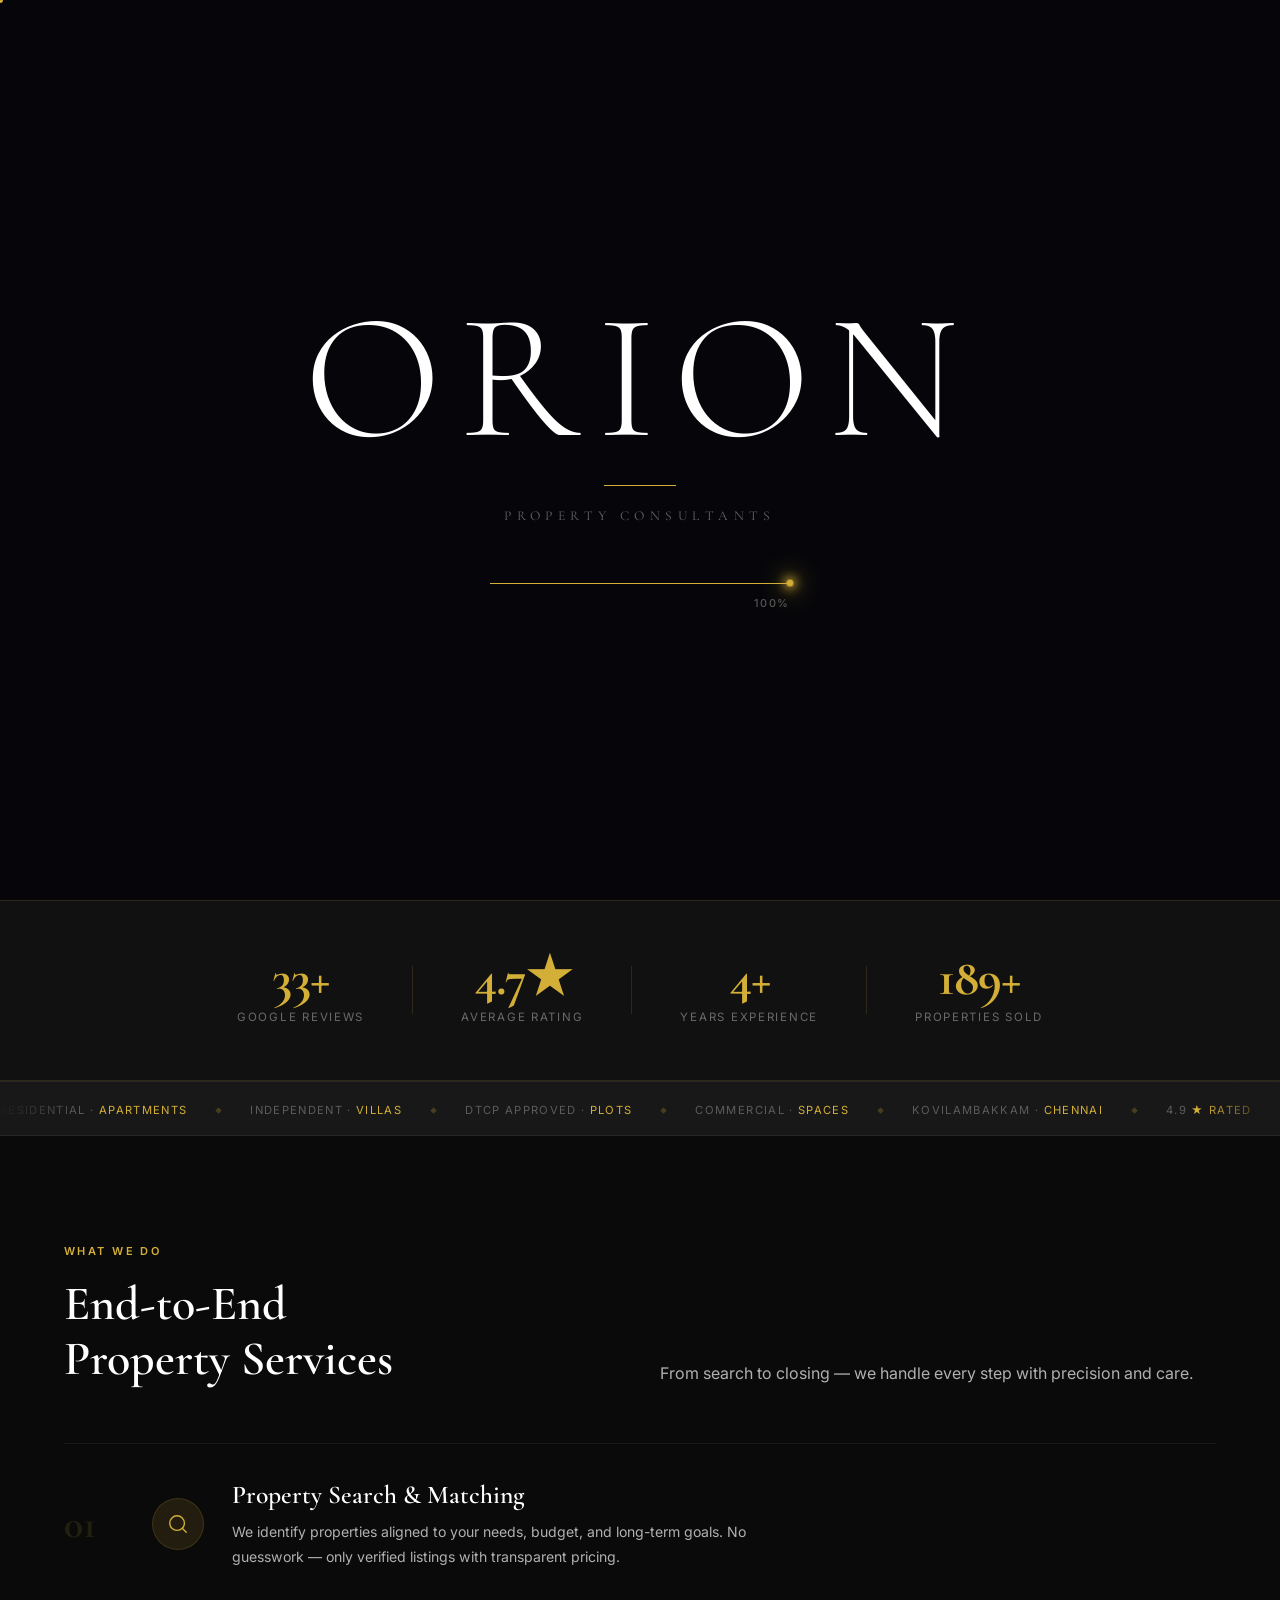
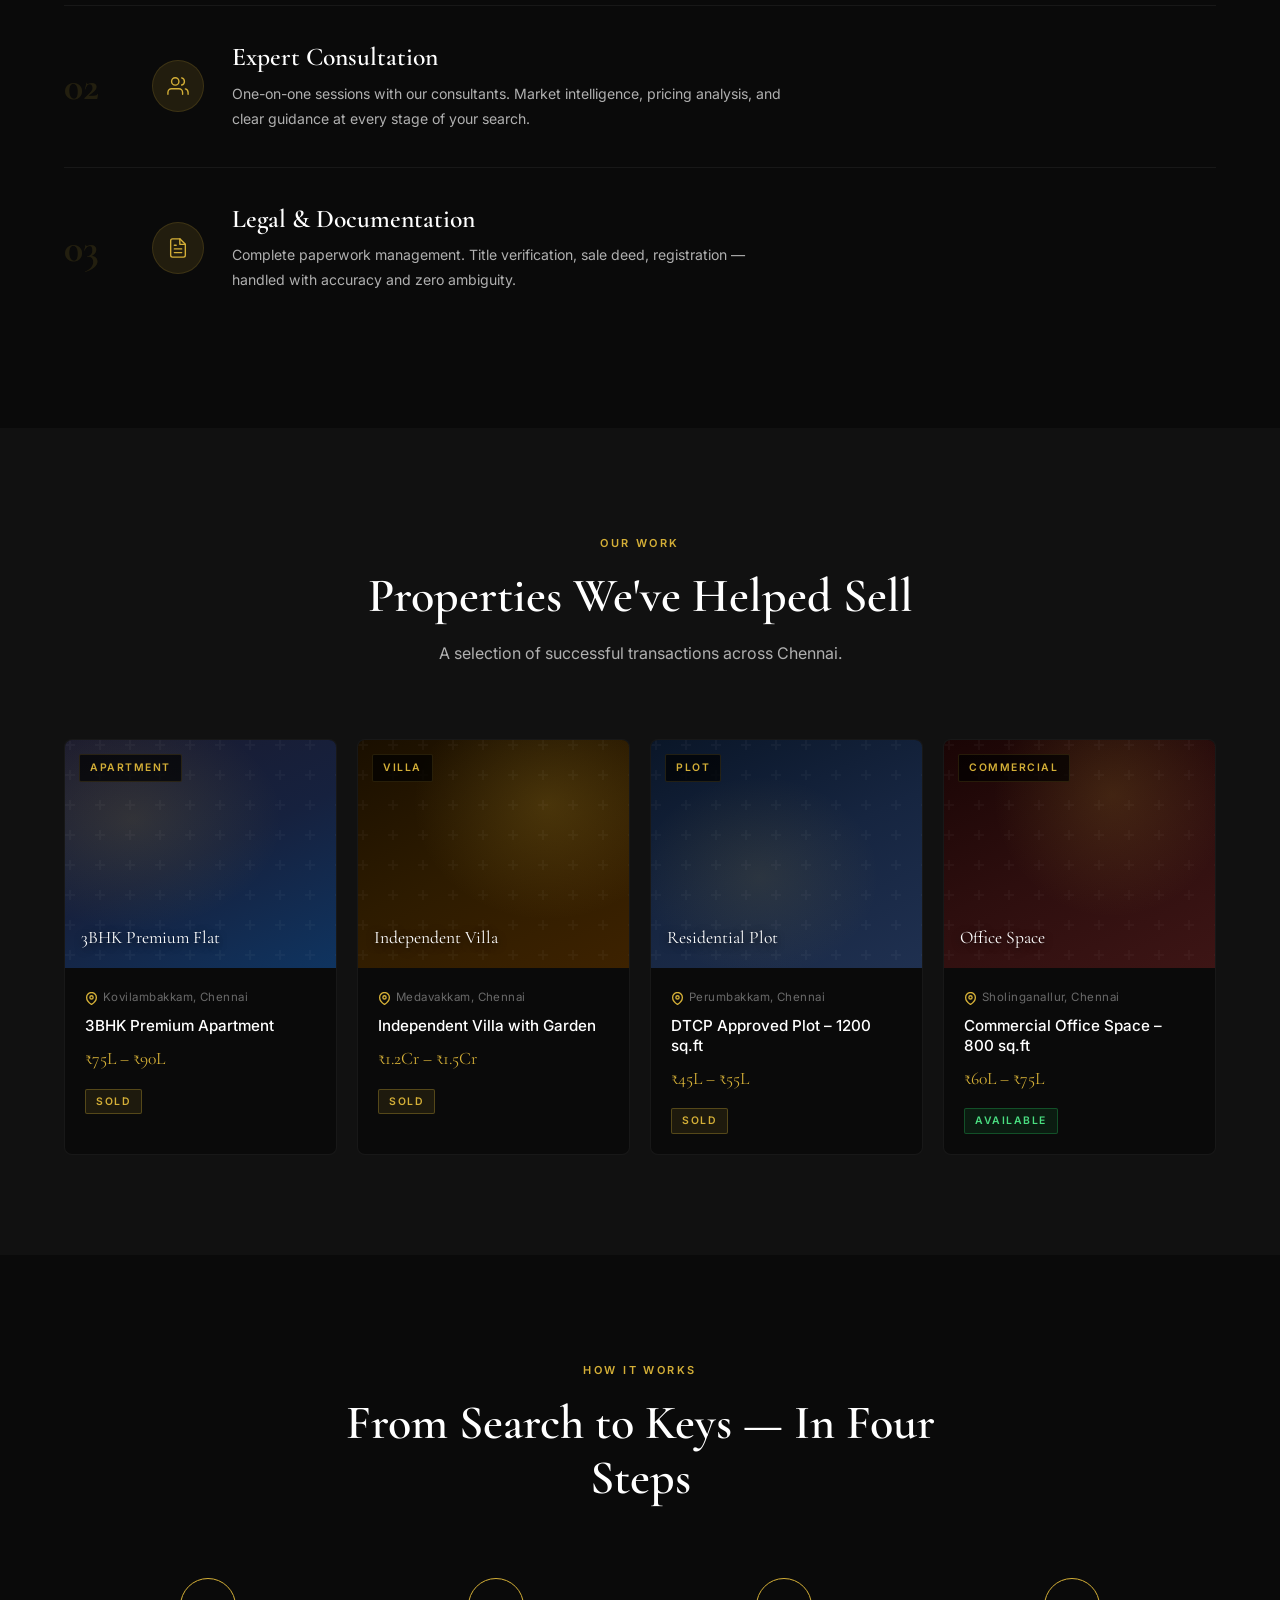
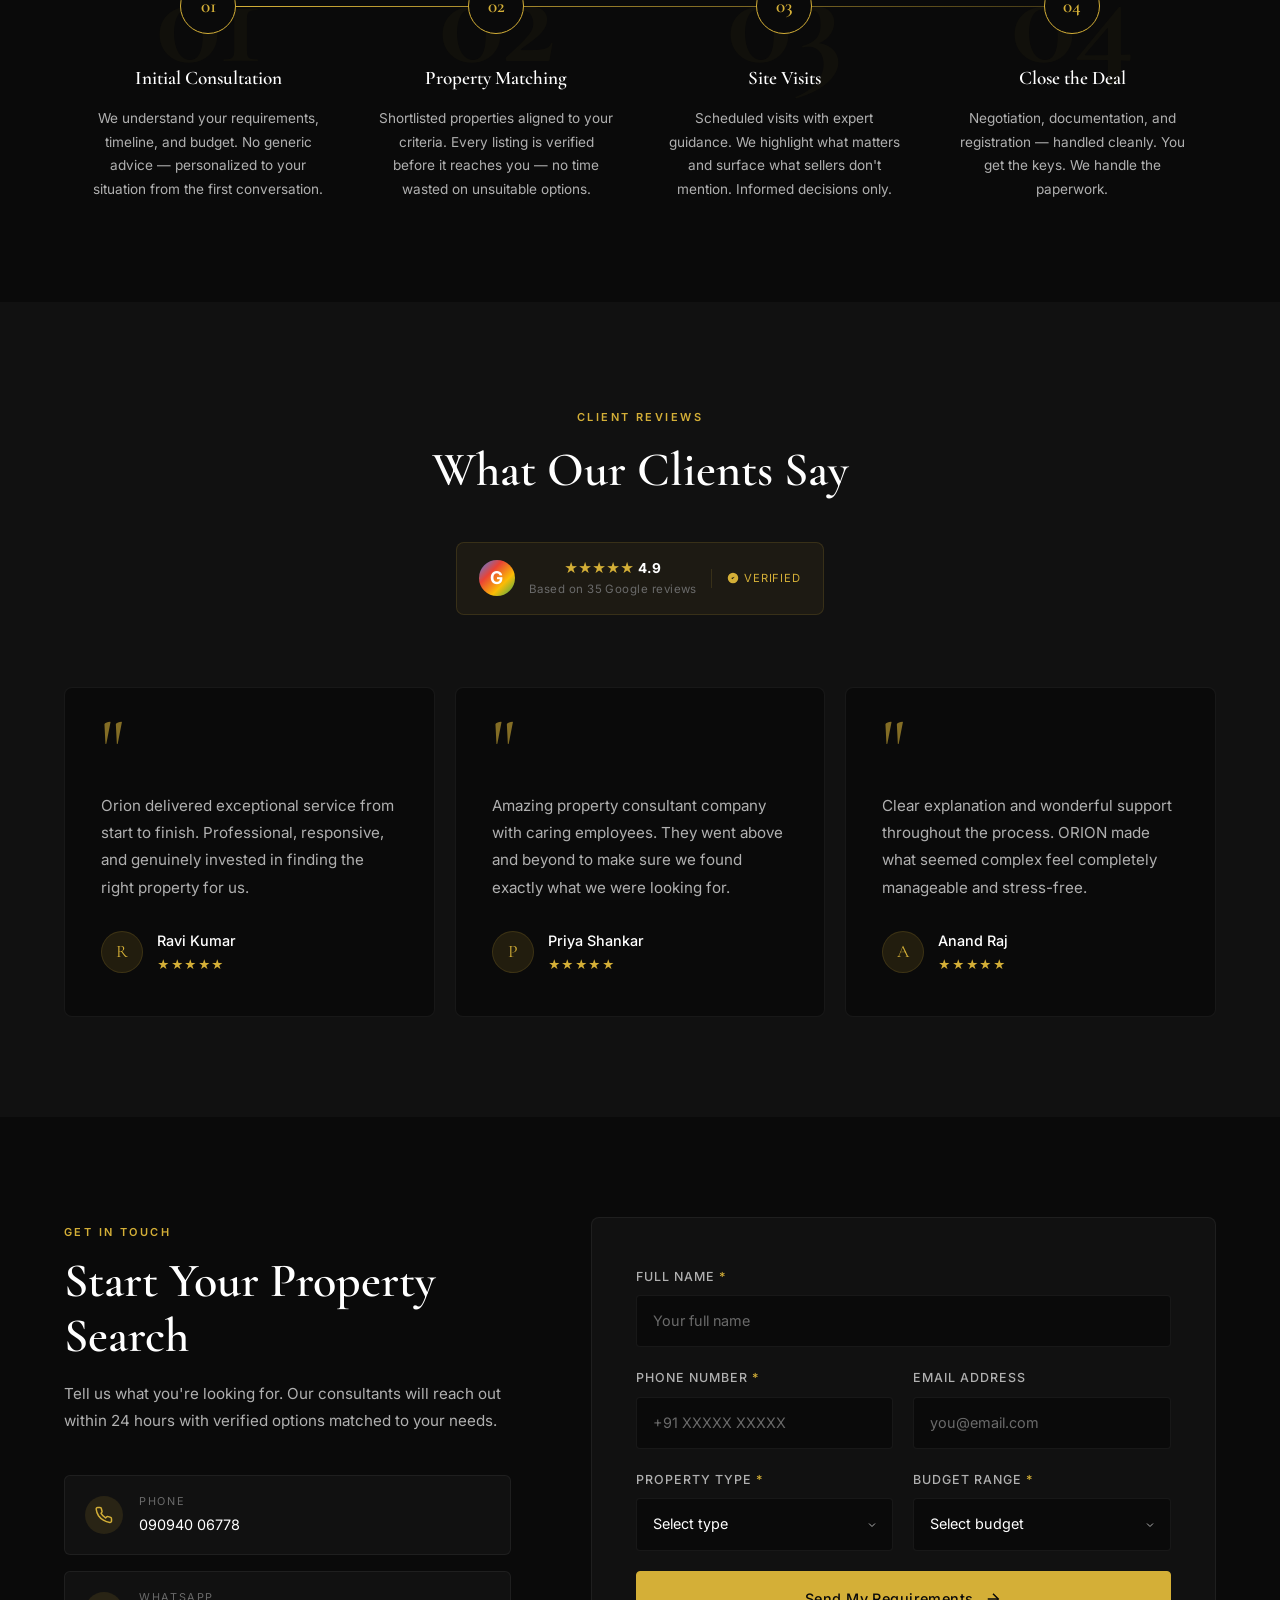
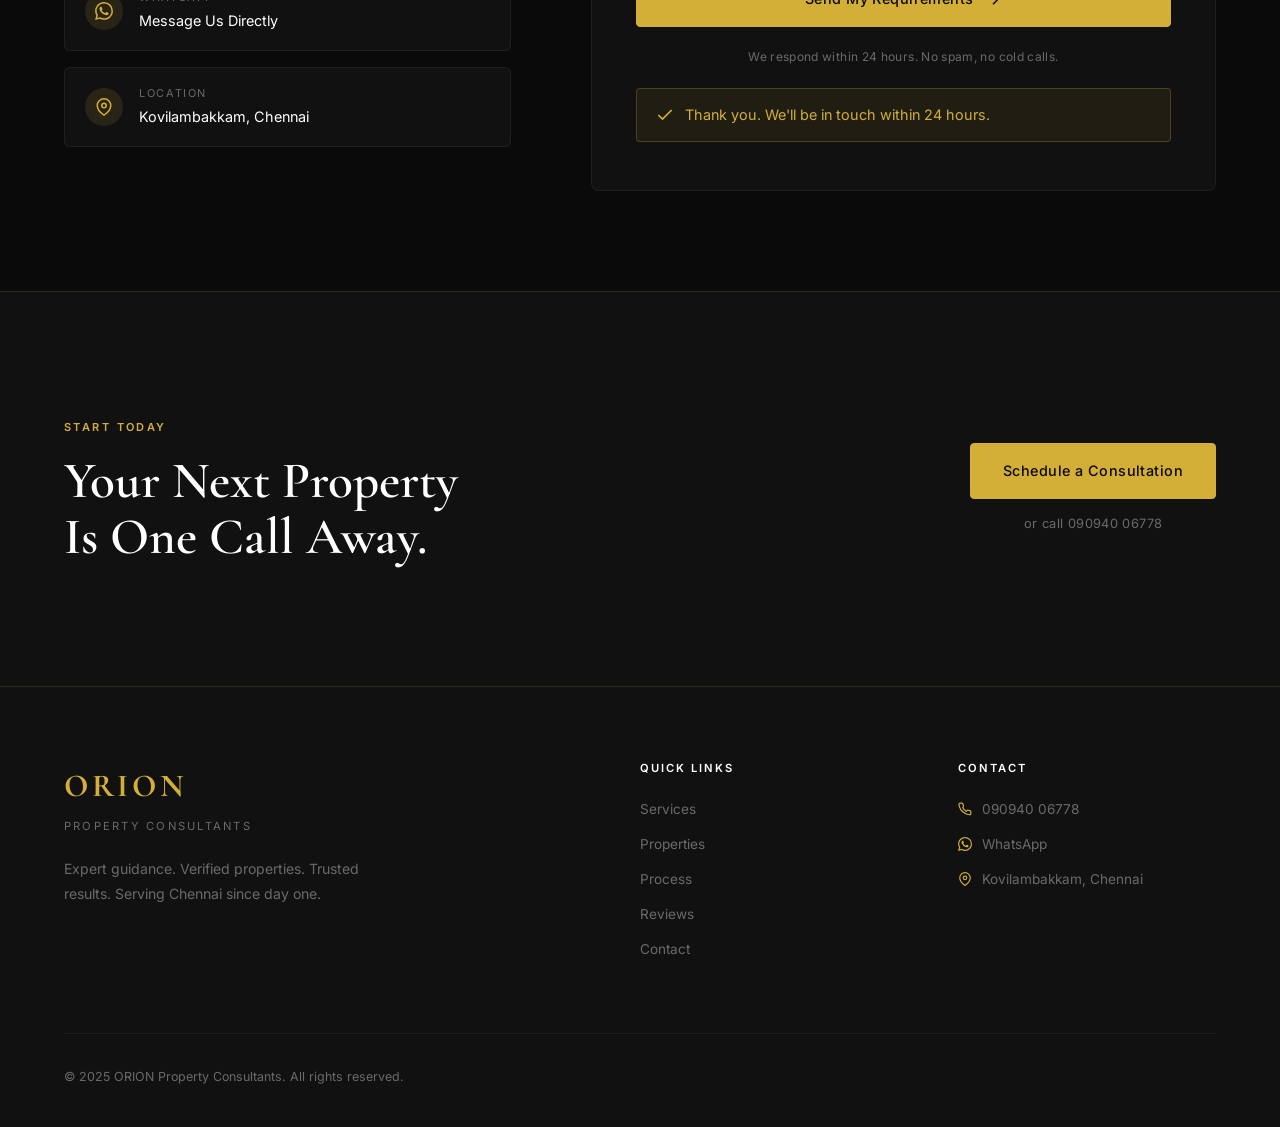
<file: index.html>
<!DOCTYPE html>
<html lang="en">
<head>
  <meta charset="UTF-8">
  <meta name="viewport" content="width=device-width, initial-scale=1.0">
  <meta name="description" content="ORION Property Consultants – Expert real estate guidance in Kovilambakkam, Chennai. Verified properties, trusted results. 4.9★ on Google.">
  <meta name="keywords" content="property consultant Chennai, real estate Kovilambakkam, buy property Chennai, ORION property">
  <meta property="og:title" content="ORION Property Consultants | Kovilambakkam, Chennai">
  <meta property="og:description" content="Expert guidance. Verified properties. Trusted results. 4.9★ · 35+ Google Reviews.">
  <title>ORION Property Consultants | Kovilambakkam, Chennai</title>
  <link rel="stylesheet" href="style.css?v=7">
  <link rel="preconnect" href="https://fonts.googleapis.com">
  <link rel="preconnect" href="https://fonts.gstatic.com" crossorigin>
  <link href="https://fonts.googleapis.com/css2?family=Cormorant+Garamond:ital,wght@0,300;0,400;0,600;0,700;1,300;1,400;1,600&family=Inter:wght@300;400;500;600&display=swap" rel="stylesheet">
</head>
<body>

  <!-- ─── PRELOADER ────────────────────────────────────────── -->
  <div id="preloader" aria-hidden="true">
    <div class="pl-panel pl-left"></div>
    <div class="pl-panel pl-right"></div>
    <div class="pl-content">
      <div class="pl-brand">
        <div class="pl-wordmark" id="plWordmark">ORION</div>
        <div class="pl-accent"></div>
        <div class="pl-tagline">Property Consultants</div>
      </div>
      <div class="pl-bottom">
        <div class="pl-track">
          <div class="pl-bar" id="plBar"></div>
          <div class="pl-dot" id="plDot"></div>
        </div>
        <div class="pl-counter" id="plCounter">0%</div>
      </div>
    </div>
  </div>

  <!-- ─── NAVIGATION ─────────────────────────────────────── -->
  <nav class="nav" id="nav" role="navigation" aria-label="Main navigation">
    <div class="nav-container">
      <a href="#home" class="nav-logo" aria-label="ORION Property Consultants home">
        <span class="logo-text">ORION</span>
        <span class="logo-sub">Property Consultants</span>
      </a>
      <button class="hamburger" id="hamburger" aria-label="Toggle navigation menu" aria-expanded="false" aria-controls="nav-links">
        <span></span>
        <span></span>
        <span></span>
      </button>
      <ul class="nav-links" id="nav-links" role="list">
        <li><a href="index.html" style="color:var(--white)">Home</a></li>
        <li><a href="about.html">About</a></li>
        <li><a href="services.html">Services</a></li>
        <li><a href="#portfolio">Properties</a></li>
        <li><a href="#testimonials">Reviews</a></li>
        <li><a href="contact.html" class="nav-cta">Contact Us</a></li>
      </ul>
    </div>
  </nav>

  <!-- ─── HERO ──────────────────────────────────────────── -->
  <section class="hero" id="home" aria-label="Hero section">
    <div class="hero-bg" aria-hidden="true">
      <div class="hero-dot-grid"></div>
      <div class="hero-gradient-orb orb-1"></div>
      <div class="hero-gradient-orb orb-2"></div>
    </div>

    <div class="hero-layout">
      <!-- Left: editorial text -->
      <div class="hero-left">
        <div class="hero-eyebrow">
          <span class="eyebrow-pulse" aria-hidden="true"></span>
          <span>Kovilambakkam · Chennai</span>
        </div>

        <h1 class="hero-headline" aria-label="Find Your Perfect Property">
          <span class="word" aria-hidden="true">Find</span>
          <span class="word" aria-hidden="true">Your</span>
          <span class="word" aria-hidden="true">Perfect</span>
          <span class="word gold" aria-hidden="true">Property.</span>
        </h1>

        <p class="hero-sub">Expert guidance. Verified properties. Trusted results.</p>

        <div class="hero-cta-group">
          <a href="#contact" class="btn btn-gold">Start Your Property Search</a>
          <a href="https://wa.me/919094006778?text=Hi%20ORION%2C%20I'm%20interested%20in%20finding%20property.%20Can%20you%20help%3F"
             class="btn btn-whatsapp" target="_blank" rel="noopener noreferrer" aria-label="Message ORION on WhatsApp">
            <svg xmlns="http://www.w3.org/2000/svg" width="20" height="20" viewBox="0 0 24 24" fill="currentColor" aria-hidden="true">
              <path d="M17.472 14.382c-.297-.149-1.758-.867-2.03-.967-.273-.099-.471-.148-.67.15-.197.297-.767.966-.94 1.164-.173.199-.347.223-.644.075-.297-.15-1.255-.463-2.39-1.475-.883-.788-1.48-1.761-1.653-2.059-.173-.297-.018-.458.13-.606.134-.133.298-.347.446-.52.149-.174.198-.298.298-.497.099-.198.05-.371-.025-.52-.075-.149-.669-1.612-.916-2.207-.242-.579-.487-.5-.669-.51-.173-.008-.371-.01-.57-.01-.198 0-.52.074-.792.372-.272.297-1.04 1.016-1.04 2.479 0 1.462 1.065 2.875 1.213 3.074.149.198 2.096 3.2 5.077 4.487.709.306 1.262.489 1.694.625.712.227 1.36.195 1.871.118.571-.085 1.758-.719 2.006-1.413.248-.694.248-1.289.173-1.413-.074-.124-.272-.198-.57-.347m-5.421 7.403h-.004a9.87 9.87 0 01-5.031-1.378l-.361-.214-3.741.982.998-3.648-.235-.374a9.86 9.86 0 01-1.51-5.26c.001-5.45 4.436-9.884 9.888-9.884 2.64 0 5.122 1.03 6.988 2.898a9.825 9.825 0 012.893 6.994c-.003 5.45-4.437 9.884-9.885 9.884m8.413-18.297A11.815 11.815 0 0012.05 0C5.495 0 .16 5.335.157 11.892c0 2.096.547 4.142 1.588 5.945L.057 24l6.305-1.654a11.882 11.882 0 005.683 1.448h.005c6.554 0 11.89-5.335 11.893-11.893a11.821 11.821 0 00-3.48-8.413z"/>
            </svg>
            Message on WhatsApp
          </a>
        </div>

        <div class="hero-credibility">
          <span class="hcred-stars" aria-hidden="true">★★★★★</span>
          <p class="hcred-text"><strong>4.9</strong> · 35+ verified Google reviews</p>
        </div>
      </div>

      <!-- Right: floating visual elements -->
      <div class="hero-right" aria-hidden="true">
        <div class="hero-prop-preview">
          <div class="hpp-image prop-2">
            <span class="hpp-badge">Featured</span>
          </div>
          <div class="hpp-data">
            <div class="hpp-row">
              <span class="hpp-type">3BHK · Kovilambakkam</span>
              <span class="hpp-status">Available</span>
            </div>
            <span class="hpp-price">₹75L – ₹90L</span>
          </div>
        </div>

        <div class="hero-float-stat fs-1">
          <span class="hfs-num">200+</span>
          <span class="hfs-label">Properties Sold</span>
        </div>

        <div class="hero-float-stat fs-2">
          <span class="hfs-num">4.9<span class="hfs-star">★</span></span>
          <span class="hfs-label">Google Rating</span>
        </div>
      </div>
    </div>

    <div class="hero-scroll" aria-hidden="true">
      <div class="scroll-line"></div>
      <span>Scroll</span>
    </div>
  </section>

  <!-- ─── TRUST STATS BAR ──────────────────────────────── -->
  <section class="trust-bar" aria-label="Trust statistics">
    <div class="container">
      <div class="trust-stats">
        <div class="stat-item">
          <span class="stat-number">35+</span>
          <span class="stat-label">Google Reviews</span>
        </div>
        <div class="stat-divider" aria-hidden="true"></div>
        <div class="stat-item">
          <span class="stat-number">4.9<span class="stat-star">★</span></span>
          <span class="stat-label">Average Rating</span>
        </div>
        <div class="stat-divider" aria-hidden="true"></div>
        <div class="stat-item">
          <span class="stat-number">5+</span>
          <span class="stat-label">Years Experience</span>
        </div>
        <div class="stat-divider" aria-hidden="true"></div>
        <div class="stat-item">
          <span class="stat-number">200+</span>
          <span class="stat-label">Properties Sold</span>
        </div>
      </div>
    </div>
  </section>

  <!-- ─── MARQUEE TICKER ───────────────────────────────── -->
  <div class="marquee-strip" aria-hidden="true">
    <div class="marquee-track">
      <span class="mt-item">Residential · <span class="mt-gold">Apartments</span></span>
      <span class="mt-sep">◆</span>
      <span class="mt-item">Independent · <span class="mt-gold">Villas</span></span>
      <span class="mt-sep">◆</span>
      <span class="mt-item">DTCP Approved · <span class="mt-gold">Plots</span></span>
      <span class="mt-sep">◆</span>
      <span class="mt-item">Commercial · <span class="mt-gold">Spaces</span></span>
      <span class="mt-sep">◆</span>
      <span class="mt-item">Kovilambakkam · <span class="mt-gold">Chennai</span></span>
      <span class="mt-sep">◆</span>
      <span class="mt-item">4.9 <span class="mt-gold">★ Rated</span></span>
      <span class="mt-sep">◆</span>
      <!-- duplicate for seamless loop -->
      <span class="mt-item">Residential · <span class="mt-gold">Apartments</span></span>
      <span class="mt-sep">◆</span>
      <span class="mt-item">Independent · <span class="mt-gold">Villas</span></span>
      <span class="mt-sep">◆</span>
      <span class="mt-item">DTCP Approved · <span class="mt-gold">Plots</span></span>
      <span class="mt-sep">◆</span>
      <span class="mt-item">Commercial · <span class="mt-gold">Spaces</span></span>
      <span class="mt-sep">◆</span>
      <span class="mt-item">Kovilambakkam · <span class="mt-gold">Chennai</span></span>
      <span class="mt-sep">◆</span>
      <span class="mt-item">4.9 <span class="mt-gold">★ Rated</span></span>
      <span class="mt-sep">◆</span>
    </div>
  </div>

  <!-- ─── SERVICES ─────────────────────────────────────── -->
  <section class="services section" id="services" aria-labelledby="services-heading">
    <div class="container">
      <div class="services-header">
        <div class="svc-hdr-left reveal">
          <span class="section-tag">What We Do</span>
          <h2 class="section-title" id="services-heading">End-to-End<br>Property Services</h2>
        </div>
        <p class="svc-hdr-desc reveal">From search to closing — we handle every step with precision and care.</p>
      </div>

      <ol class="services-list stagger" role="list">
        <li class="svc-row reveal" tabindex="0">
          <span class="svc-num" aria-hidden="true">01</span>
          <div class="svc-icon-wrap" aria-hidden="true">
            <svg xmlns="http://www.w3.org/2000/svg" width="22" height="22" viewBox="0 0 24 24" fill="none" stroke="currentColor" stroke-width="1.5" stroke-linecap="round" stroke-linejoin="round">
              <circle cx="11" cy="11" r="8"></circle>
              <line x1="21" y1="21" x2="16.65" y2="16.65"></line>
            </svg>
          </div>
          <div class="svc-content">
            <h3>Property Search & Matching</h3>
            <p>We identify properties aligned to your needs, budget, and long-term goals. No guesswork — only verified listings with transparent pricing.</p>
          </div>
          <div class="svc-arrow" aria-hidden="true">
            <svg width="20" height="20" viewBox="0 0 24 24" fill="none" stroke="currentColor" stroke-width="1.5" stroke-linecap="round" stroke-linejoin="round">
              <line x1="7" y1="17" x2="17" y2="7"></line>
              <polyline points="7 7 17 7 17 17"></polyline>
            </svg>
          </div>
        </li>

        <li class="svc-row reveal" tabindex="0">
          <span class="svc-num" aria-hidden="true">02</span>
          <div class="svc-icon-wrap" aria-hidden="true">
            <svg xmlns="http://www.w3.org/2000/svg" width="22" height="22" viewBox="0 0 24 24" fill="none" stroke="currentColor" stroke-width="1.5" stroke-linecap="round" stroke-linejoin="round">
              <path d="M17 21v-2a4 4 0 0 0-4-4H5a4 4 0 0 0-4 4v2"></path>
              <circle cx="9" cy="7" r="4"></circle>
              <path d="M23 21v-2a4 4 0 0 0-3-3.87"></path>
              <path d="M16 3.13a4 4 0 0 1 0 7.75"></path>
            </svg>
          </div>
          <div class="svc-content">
            <h3>Expert Consultation</h3>
            <p>One-on-one sessions with our consultants. Market intelligence, pricing analysis, and clear guidance at every stage of your search.</p>
          </div>
          <div class="svc-arrow" aria-hidden="true">
            <svg width="20" height="20" viewBox="0 0 24 24" fill="none" stroke="currentColor" stroke-width="1.5" stroke-linecap="round" stroke-linejoin="round">
              <line x1="7" y1="17" x2="17" y2="7"></line>
              <polyline points="7 7 17 7 17 17"></polyline>
            </svg>
          </div>
        </li>

        <li class="svc-row reveal" tabindex="0">
          <span class="svc-num" aria-hidden="true">03</span>
          <div class="svc-icon-wrap" aria-hidden="true">
            <svg xmlns="http://www.w3.org/2000/svg" width="22" height="22" viewBox="0 0 24 24" fill="none" stroke="currentColor" stroke-width="1.5" stroke-linecap="round" stroke-linejoin="round">
              <path d="M14 2H6a2 2 0 0 0-2 2v16a2 2 0 0 0 2 2h12a2 2 0 0 0 2-2V8z"></path>
              <polyline points="14 2 14 8 20 8"></polyline>
              <line x1="16" y1="13" x2="8" y2="13"></line>
              <line x1="16" y1="17" x2="8" y2="17"></line>
              <polyline points="10 9 9 9 8 9"></polyline>
            </svg>
          </div>
          <div class="svc-content">
            <h3>Legal & Documentation</h3>
            <p>Complete paperwork management. Title verification, sale deed, registration — handled with accuracy and zero ambiguity.</p>
          </div>
          <div class="svc-arrow" aria-hidden="true">
            <svg width="20" height="20" viewBox="0 0 24 24" fill="none" stroke="currentColor" stroke-width="1.5" stroke-linecap="round" stroke-linejoin="round">
              <line x1="7" y1="17" x2="17" y2="7"></line>
              <polyline points="7 7 17 7 17 17"></polyline>
            </svg>
          </div>
        </li>
      </ol>
    </div>
  </section>

  <!-- ─── PORTFOLIO ─────────────────────────────────────── -->
  <section class="portfolio section" id="portfolio" aria-labelledby="portfolio-heading">
    <div class="container">
      <div class="section-header reveal">
        <span class="section-tag">Our Work</span>
        <h2 class="section-title" id="portfolio-heading">Properties We've Helped Sell</h2>
        <p class="section-desc">A selection of successful transactions across Chennai.</p>
      </div>
      <div class="portfolio-grid">
        <article class="property-card reveal" tabindex="0">
          <div class="property-image prop-1" role="img" aria-label="3BHK Premium Apartment">
            <span class="property-type-badge">Apartment</span>
            <div class="prop-label">3BHK Premium Flat</div>
          </div>
          <div class="property-info">
            <div class="property-location">
              <svg width="13" height="13" viewBox="0 0 24 24" fill="none" stroke="#d4af37" stroke-width="2.5" aria-hidden="true">
                <path d="M21 10c0 7-9 13-9 13s-9-6-9-13a9 9 0 0 1 18 0z"></path>
                <circle cx="12" cy="10" r="3"></circle>
              </svg>
              Kovilambakkam, Chennai
            </div>
            <h4>3BHK Premium Apartment</h4>
            <p class="property-price">₹75L – ₹90L</p>
            <span class="property-status status-sold">Sold</span>
          </div>
        </article>
        <article class="property-card reveal" tabindex="0">
          <div class="property-image prop-2" role="img" aria-label="Independent Villa with Garden">
            <span class="property-type-badge">Villa</span>
            <div class="prop-label">Independent Villa</div>
          </div>
          <div class="property-info">
            <div class="property-location">
              <svg width="13" height="13" viewBox="0 0 24 24" fill="none" stroke="#d4af37" stroke-width="2.5" aria-hidden="true">
                <path d="M21 10c0 7-9 13-9 13s-9-6-9-13a9 9 0 0 1 18 0z"></path>
                <circle cx="12" cy="10" r="3"></circle>
              </svg>
              Medavakkam, Chennai
            </div>
            <h4>Independent Villa with Garden</h4>
            <p class="property-price">₹1.2Cr – ₹1.5Cr</p>
            <span class="property-status status-sold">Sold</span>
          </div>
        </article>
        <article class="property-card reveal" tabindex="0">
          <div class="property-image prop-3" role="img" aria-label="DTCP Approved Residential Plot">
            <span class="property-type-badge">Plot</span>
            <div class="prop-label">Residential Plot</div>
          </div>
          <div class="property-info">
            <div class="property-location">
              <svg width="13" height="13" viewBox="0 0 24 24" fill="none" stroke="#d4af37" stroke-width="2.5" aria-hidden="true">
                <path d="M21 10c0 7-9 13-9 13s-9-6-9-13a9 9 0 0 1 18 0z"></path>
                <circle cx="12" cy="10" r="3"></circle>
              </svg>
              Perumbakkam, Chennai
            </div>
            <h4>DTCP Approved Plot – 1200 sq.ft</h4>
            <p class="property-price">₹45L – ₹55L</p>
            <span class="property-status status-sold">Sold</span>
          </div>
        </article>
        <article class="property-card reveal" tabindex="0">
          <div class="property-image prop-4" role="img" aria-label="Commercial Office Space">
            <span class="property-type-badge">Commercial</span>
            <div class="prop-label">Office Space</div>
          </div>
          <div class="property-info">
            <div class="property-location">
              <svg width="13" height="13" viewBox="0 0 24 24" fill="none" stroke="#d4af37" stroke-width="2.5" aria-hidden="true">
                <path d="M21 10c0 7-9 13-9 13s-9-6-9-13a9 9 0 0 1 18 0z"></path>
                <circle cx="12" cy="10" r="3"></circle>
              </svg>
              Sholinganallur, Chennai
            </div>
            <h4>Commercial Office Space – 800 sq.ft</h4>
            <p class="property-price">₹60L – ₹75L</p>
            <span class="property-status status-available">Available</span>
          </div>
        </article>
      </div>
    </div>
  </section>

  <!-- ─── PROCESS ──────────────────────────────────────── -->
  <section class="process section" id="process" aria-labelledby="process-heading">
    <div class="container">
      <div class="section-header reveal">
        <span class="section-tag">How It Works</span>
        <h2 class="section-title" id="process-heading">From Search to Keys — In Four Steps</h2>
      </div>
      <ol class="process-timeline" role="list">
        <li class="process-step reveal" data-step="01">
          <div class="step-marker" aria-hidden="true">
            <span class="step-number">01</span>
          </div>
          <div class="step-content">
            <h3>Initial Consultation</h3>
            <p>We understand your requirements, timeline, and budget. No generic advice — personalized to your situation from the first conversation.</p>
          </div>
        </li>
        <li class="process-step reveal" data-step="02">
          <div class="step-marker" aria-hidden="true">
            <span class="step-number">02</span>
          </div>
          <div class="step-content">
            <h3>Property Matching</h3>
            <p>Shortlisted properties aligned to your criteria. Every listing is verified before it reaches you — no time wasted on unsuitable options.</p>
          </div>
        </li>
        <li class="process-step reveal" data-step="03">
          <div class="step-marker" aria-hidden="true">
            <span class="step-number">03</span>
          </div>
          <div class="step-content">
            <h3>Site Visits</h3>
            <p>Scheduled visits with expert guidance. We highlight what matters and surface what sellers don't mention. Informed decisions only.</p>
          </div>
        </li>
        <li class="process-step reveal" data-step="04">
          <div class="step-marker" aria-hidden="true">
            <span class="step-number">04</span>
          </div>
          <div class="step-content">
            <h3>Close the Deal</h3>
            <p>Negotiation, documentation, and registration — handled cleanly. You get the keys. We handle the paperwork.</p>
          </div>
        </li>
      </ol>
    </div>
  </section>

  <!-- ─── TESTIMONIALS ─────────────────────────────────── -->
  <section class="testimonials section" id="testimonials" aria-labelledby="testimonials-heading">
    <div class="container">
      <div class="section-header reveal">
        <span class="section-tag">Client Reviews</span>
        <h2 class="section-title" id="testimonials-heading">What Our Clients Say</h2>
        <div class="google-badge reveal" role="img" aria-label="Google verified: 4.9 stars based on 35 reviews">
          <div class="google-g" aria-hidden="true">G</div>
          <div class="badge-info">
            <div class="badge-stars" aria-hidden="true">★★★★★ <strong>4.9</strong></div>
            <div class="badge-count">Based on 35 Google reviews</div>
          </div>
          <div class="badge-verified" aria-hidden="true">
            <svg width="14" height="14" viewBox="0 0 24 24" fill="#d4af37" aria-hidden="true">
              <path d="M9 12l2 2 4-4m6 2a9 9 0 11-18 0 9 9 0 0118 0z"/>
            </svg>
            Verified
          </div>
        </div>
      </div>
      <div class="testimonials-grid">
        <blockquote class="testimonial-card reveal">
          <div class="quote-icon" aria-hidden="true">"</div>
          <p>Orion delivered exceptional service from start to finish. Professional, responsive, and genuinely invested in finding the right property for us.</p>
          <footer class="testimonial-footer">
            <div class="client-avatar" aria-hidden="true">R</div>
            <div class="client-info">
              <cite class="client-name">Ravi Kumar</cite>
              <span class="client-stars" aria-label="5 stars">★★★★★</span>
            </div>
          </footer>
        </blockquote>
        <blockquote class="testimonial-card reveal">
          <div class="quote-icon" aria-hidden="true">"</div>
          <p>Amazing property consultant company with caring employees. They went above and beyond to make sure we found exactly what we were looking for.</p>
          <footer class="testimonial-footer">
            <div class="client-avatar" aria-hidden="true">P</div>
            <div class="client-info">
              <cite class="client-name">Priya Shankar</cite>
              <span class="client-stars" aria-label="5 stars">★★★★★</span>
            </div>
          </footer>
        </blockquote>
        <blockquote class="testimonial-card reveal">
          <div class="quote-icon" aria-hidden="true">"</div>
          <p>Clear explanation and wonderful support throughout the process. ORION made what seemed complex feel completely manageable and stress-free.</p>
          <footer class="testimonial-footer">
            <div class="client-avatar" aria-hidden="true">A</div>
            <div class="client-info">
              <cite class="client-name">Anand Raj</cite>
              <span class="client-stars" aria-label="5 stars">★★★★★</span>
            </div>
          </footer>
        </blockquote>
      </div>
    </div>
  </section>

  <!-- ─── CONTACT / LEAD FORM ───────────────────────────── -->
  <section class="contact section" id="contact" aria-labelledby="contact-heading">
    <div class="container">
      <div class="contact-wrapper">
        <div class="contact-info reveal">
          <span class="section-tag">Get In Touch</span>
          <h2 class="section-title" id="contact-heading">Start Your Property Search</h2>
          <p class="contact-intro">Tell us what you're looking for. Our consultants will reach out within 24 hours with verified options matched to your needs.</p>
          <div class="contact-items">
            <a href="tel:+919094006778" class="contact-item" aria-label="Call ORION at 090940 06778">
              <div class="contact-icon" aria-hidden="true">
                <svg width="18" height="18" viewBox="0 0 24 24" fill="none" stroke="currentColor" stroke-width="2" stroke-linecap="round" stroke-linejoin="round">
                  <path d="M22 16.92v3a2 2 0 0 1-2.18 2 19.79 19.79 0 0 1-8.63-3.07A19.5 19.5 0 0 1 4.69 13a19.79 19.79 0 0 1-3.07-8.67A2 2 0 0 1 3.6 2h3a2 2 0 0 1 2 1.72 12.84 12.84 0 0 0 .7 2.81 2 2 0 0 1-.45 2.11L8.09 9.91a16 16 0 0 0 6 6l1.27-1.27a2 2 0 0 1 2.11-.45 12.84 12.84 0 0 0 2.81.7A2 2 0 0 1 22 16.92z"></path>
                </svg>
              </div>
              <div>
                <span class="ci-label">Phone</span>
                <span class="ci-value">090940 06778</span>
              </div>
            </a>
            <a href="https://wa.me/919094006778?text=Hi%20ORION%2C%20I'm%20interested%20in%20finding%20property.%20Can%20you%20help%3F"
               class="contact-item" target="_blank" rel="noopener noreferrer" aria-label="Message ORION on WhatsApp">
              <div class="contact-icon" aria-hidden="true">
                <svg width="18" height="18" viewBox="0 0 24 24" fill="currentColor">
                  <path d="M17.472 14.382c-.297-.149-1.758-.867-2.03-.967-.273-.099-.471-.148-.67.15-.197.297-.767.966-.94 1.164-.173.199-.347.223-.644.075-.297-.15-1.255-.463-2.39-1.475-.883-.788-1.48-1.761-1.653-2.059-.173-.297-.018-.458.13-.606.134-.133.298-.347.446-.52.149-.174.198-.298.298-.497.099-.198.05-.371-.025-.52-.075-.149-.669-1.612-.916-2.207-.242-.579-.487-.5-.669-.51-.173-.008-.371-.01-.57-.01-.198 0-.52.074-.792.372-.272.297-1.04 1.016-1.04 2.479 0 1.462 1.065 2.875 1.213 3.074.149.198 2.096 3.2 5.077 4.487.709.306 1.262.489 1.694.625.712.227 1.36.195 1.871.118.571-.085 1.758-.719 2.006-1.413.248-.694.248-1.289.173-1.413-.074-.124-.272-.198-.57-.347m-5.421 7.403h-.004a9.87 9.87 0 01-5.031-1.378l-.361-.214-3.741.982.998-3.648-.235-.374a9.86 9.86 0 01-1.51-5.26c.001-5.45 4.436-9.884 9.888-9.884 2.64 0 5.122 1.03 6.988 2.898a9.825 9.825 0 012.893 6.994c-.003 5.45-4.437 9.884-9.885 9.884m8.413-18.297A11.815 11.815 0 0012.05 0C5.495 0 .16 5.335.157 11.892c0 2.096.547 4.142 1.588 5.945L.057 24l6.305-1.654a11.882 11.882 0 005.683 1.448h.005c6.554 0 11.89-5.335 11.893-11.893a11.821 11.821 0 00-3.48-8.413z"/>
                </svg>
              </div>
              <div>
                <span class="ci-label">WhatsApp</span>
                <span class="ci-value">Message Us Directly</span>
              </div>
            </a>
            <a href="https://maps.google.com/?q=Kovilambakkam,+Chennai"
               class="contact-item" target="_blank" rel="noopener noreferrer" aria-label="View ORION location on Google Maps">
              <div class="contact-icon" aria-hidden="true">
                <svg width="18" height="18" viewBox="0 0 24 24" fill="none" stroke="currentColor" stroke-width="2" stroke-linecap="round" stroke-linejoin="round">
                  <path d="M21 10c0 7-9 13-9 13s-9-6-9-13a9 9 0 0 1 18 0z"></path>
                  <circle cx="12" cy="10" r="3"></circle>
                </svg>
              </div>
              <div>
                <span class="ci-label">Location</span>
                <span class="ci-value">Kovilambakkam, Chennai</span>
              </div>
            </a>
          </div>
        </div>

        <div class="contact-form-wrapper reveal">
          <form class="contact-form" id="contactForm" novalidate>
            <div class="form-group">
              <label for="name">Full Name <span aria-hidden="true">*</span></label>
              <input type="text" id="name" name="name" placeholder="Your full name" required autocomplete="name">
            </div>
            <div class="form-row">
              <div class="form-group">
                <label for="phone">Phone Number <span aria-hidden="true">*</span></label>
                <input type="tel" id="phone" name="phone" placeholder="+91 XXXXX XXXXX" required autocomplete="tel">
              </div>
              <div class="form-group">
                <label for="email">Email Address</label>
                <input type="email" id="email" name="email" placeholder="you@email.com" autocomplete="email">
              </div>
            </div>
            <div class="form-row">
              <div class="form-group">
                <label for="propertyType">Property Type <span aria-hidden="true">*</span></label>
                <select id="propertyType" name="propertyType" required>
                  <option value="" disabled selected>Select type</option>
                  <option value="apartment">Apartment / Flat</option>
                  <option value="villa">Villa / Independent House</option>
                  <option value="plot">Plot / Land</option>
                  <option value="commercial">Commercial Space</option>
                  <option value="other">Other</option>
                </select>
              </div>
              <div class="form-group">
                <label for="budget">Budget Range <span aria-hidden="true">*</span></label>
                <select id="budget" name="budget" required>
                  <option value="" disabled selected>Select budget</option>
                  <option value="under-30l">Under ₹30 Lakhs</option>
                  <option value="30-60l">₹30L – ₹60L</option>
                  <option value="60-1cr">₹60L – ₹1 Crore</option>
                  <option value="1-2cr">₹1Cr – ₹2 Crore</option>
                  <option value="above-2cr">Above ₹2 Crore</option>
                </select>
              </div>
            </div>
            <button type="submit" class="btn btn-gold btn-full" id="submitBtn">
              <span class="btn-text">Send My Requirements</span>
              <svg width="18" height="18" viewBox="0 0 24 24" fill="none" stroke="currentColor" stroke-width="2" aria-hidden="true">
                <line x1="5" y1="12" x2="19" y2="12"></line>
                <polyline points="12 5 19 12 12 19"></polyline>
              </svg>
            </button>
            <p class="form-note">We respond within 24 hours. No spam, no cold calls.</p>
            <div class="form-success" id="formSuccess" role="alert" aria-live="polite" hidden>
              <svg width="20" height="20" viewBox="0 0 24 24" fill="none" stroke="#d4af37" stroke-width="2" aria-hidden="true">
                <polyline points="20 6 9 17 4 12"></polyline>
              </svg>
              Thank you. We'll be in touch within 24 hours.
            </div>
          </form>
        </div>
      </div>
    </div>
  </section>

  <!-- ─── PRE-FOOTER CTA ───────────────────────────────── -->
  <section class="prefooter-cta" aria-label="Schedule a consultation">
    <div class="container">
      <div class="pfc-inner">
        <div class="pfc-text reveal">
          <span class="section-tag">Start Today</span>
          <h2 class="pfc-heading">Your Next Property<br>Is One Call Away.</h2>
        </div>
        <div class="pfc-action reveal">
          <a href="#contact" class="btn btn-gold pfc-btn">Schedule a Consultation</a>
          <a href="tel:+919094006778" class="pfc-tel">or call 090940 06778</a>
        </div>
      </div>
    </div>
  </section>

  <!-- ─── FOOTER ────────────────────────────────────────── -->
  <footer class="footer" role="contentinfo">
    <div class="container">
      <div class="footer-grid">
        <div class="footer-brand">
          <p class="footer-logo">ORION</p>
          <p class="footer-tagline">Property Consultants</p>
          <p class="footer-desc">Expert guidance. Verified properties. Trusted results. Serving Chennai since day one.</p>
        </div>
        <div class="footer-links">
          <h4>Quick Links</h4>
          <ul role="list">
            <li><a href="#services">Services</a></li>
            <li><a href="#portfolio">Properties</a></li>
            <li><a href="#process">Process</a></li>
            <li><a href="#testimonials">Reviews</a></li>
            <li><a href="#contact">Contact</a></li>
          </ul>
        </div>
        <div class="footer-contact">
          <h4>Contact</h4>
          <ul role="list">
            <li>
              <a href="tel:+919094006778" aria-label="Call 090940 06778">
                <svg width="14" height="14" viewBox="0 0 24 24" fill="none" stroke="#d4af37" stroke-width="2" aria-hidden="true">
                  <path d="M22 16.92v3a2 2 0 0 1-2.18 2 19.79 19.79 0 0 1-8.63-3.07A19.5 19.5 0 0 1 4.69 13a19.79 19.79 0 0 1-3.07-8.67A2 2 0 0 1 3.6 2h3a2 2 0 0 1 2 1.72 12.84 12.84 0 0 0 .7 2.81 2 2 0 0 1-.45 2.11L8.09 9.91a16 16 0 0 0 6 6l1.27-1.27a2 2 0 0 1 2.11-.45 12.84 12.84 0 0 0 2.81.7A2 2 0 0 1 22 16.92z"></path>
                </svg>
                090940 06778
              </a>
            </li>
            <li>
              <a href="https://wa.me/919094006778?text=Hi%20ORION%2C%20I'm%20interested%20in%20finding%20property.%20Can%20you%20help%3F"
                 target="_blank" rel="noopener noreferrer" aria-label="WhatsApp ORION">
                <svg width="14" height="14" viewBox="0 0 24 24" fill="#d4af37" aria-hidden="true">
                  <path d="M17.472 14.382c-.297-.149-1.758-.867-2.03-.967-.273-.099-.471-.148-.67.15-.197.297-.767.966-.94 1.164-.173.199-.347.223-.644.075-.297-.15-1.255-.463-2.39-1.475-.883-.788-1.48-1.761-1.653-2.059-.173-.297-.018-.458.13-.606.134-.133.298-.347.446-.52.149-.174.198-.298.298-.497.099-.198.05-.371-.025-.52-.075-.149-.669-1.612-.916-2.207-.242-.579-.487-.5-.669-.51-.173-.008-.371-.01-.57-.01-.198 0-.52.074-.792.372-.272.297-1.04 1.016-1.04 2.479 0 1.462 1.065 2.875 1.213 3.074.149.198 2.096 3.2 5.077 4.487.709.306 1.262.489 1.694.625.712.227 1.36.195 1.871.118.571-.085 1.758-.719 2.006-1.413.248-.694.248-1.289.173-1.413-.074-.124-.272-.198-.57-.347m-5.421 7.403h-.004a9.87 9.87 0 01-5.031-1.378l-.361-.214-3.741.982.998-3.648-.235-.374a9.86 9.86 0 01-1.51-5.26c.001-5.45 4.436-9.884 9.888-9.884 2.64 0 5.122 1.03 6.988 2.898a9.825 9.825 0 012.893 6.994c-.003 5.45-4.437 9.884-9.885 9.884m8.413-18.297A11.815 11.815 0 0012.05 0C5.495 0 .16 5.335.157 11.892c0 2.096.547 4.142 1.588 5.945L.057 24l6.305-1.654a11.882 11.882 0 005.683 1.448h.005c6.554 0 11.89-5.335 11.893-11.893a11.821 11.821 0 00-3.48-8.413z"/>
                </svg>
                WhatsApp
              </a>
            </li>
            <li>
              <a href="https://maps.google.com/?q=Kovilambakkam,+Chennai"
                 target="_blank" rel="noopener noreferrer" aria-label="View on Google Maps">
                <svg width="14" height="14" viewBox="0 0 24 24" fill="none" stroke="#d4af37" stroke-width="2" aria-hidden="true">
                  <path d="M21 10c0 7-9 13-9 13s-9-6-9-13a9 9 0 0 1 18 0z"></path>
                  <circle cx="12" cy="10" r="3"></circle>
                </svg>
                Kovilambakkam, Chennai
              </a>
            </li>
          </ul>
        </div>
      </div>
      <div class="footer-bottom">
        <p>&copy; 2025 ORION Property Consultants. All rights reserved.</p>
      </div>
    </div>
  </footer>

  <!-- ─── STICKY WHATSAPP (MOBILE) ────────────────────── -->
  <a href="https://wa.me/919094006778?text=Hi%20ORION%2C%20I'm%20interested%20in%20finding%20property.%20Can%20you%20help%3F"
     class="sticky-wa" target="_blank" rel="noopener noreferrer"
     aria-label="Chat with ORION on WhatsApp">
    <svg xmlns="http://www.w3.org/2000/svg" width="26" height="26" viewBox="0 0 24 24" fill="currentColor" aria-hidden="true">
      <path d="M17.472 14.382c-.297-.149-1.758-.867-2.03-.967-.273-.099-.471-.148-.67.15-.197.297-.767.966-.94 1.164-.173.199-.347.223-.644.075-.297-.15-1.255-.463-2.39-1.475-.883-.788-1.48-1.761-1.653-2.059-.173-.297-.018-.458.13-.606.134-.133.298-.347.446-.52.149-.174.198-.298.298-.497.099-.198.05-.371-.025-.52-.075-.149-.669-1.612-.916-2.207-.242-.579-.487-.5-.669-.51-.173-.008-.371-.01-.57-.01-.198 0-.52.074-.792.372-.272.297-1.04 1.016-1.04 2.479 0 1.462 1.065 2.875 1.213 3.074.149.198 2.096 3.2 5.077 4.487.709.306 1.262.489 1.694.625.712.227 1.36.195 1.871.118.571-.085 1.758-.719 2.006-1.413.248-.694.248-1.289.173-1.413-.074-.124-.272-.198-.57-.347m-5.421 7.403h-.004a9.87 9.87 0 01-5.031-1.378l-.361-.214-3.741.982.998-3.648-.235-.374a9.86 9.86 0 01-1.51-5.26c.001-5.45 4.436-9.884 9.888-9.884 2.64 0 5.122 1.03 6.988 2.898a9.825 9.825 0 012.893 6.994c-.003 5.45-4.437 9.884-9.885 9.884m8.413-18.297A11.815 11.815 0 0012.05 0C5.495 0 .16 5.335.157 11.892c0 2.096.547 4.142 1.588 5.945L.057 24l6.305-1.654a11.882 11.882 0 005.683 1.448h.005c6.554 0 11.89-5.335 11.893-11.893a11.821 11.821 0 00-3.48-8.413z"/>
    </svg>
  </a>

  <script src="script.js"></script>
</body>
</html>
</file>
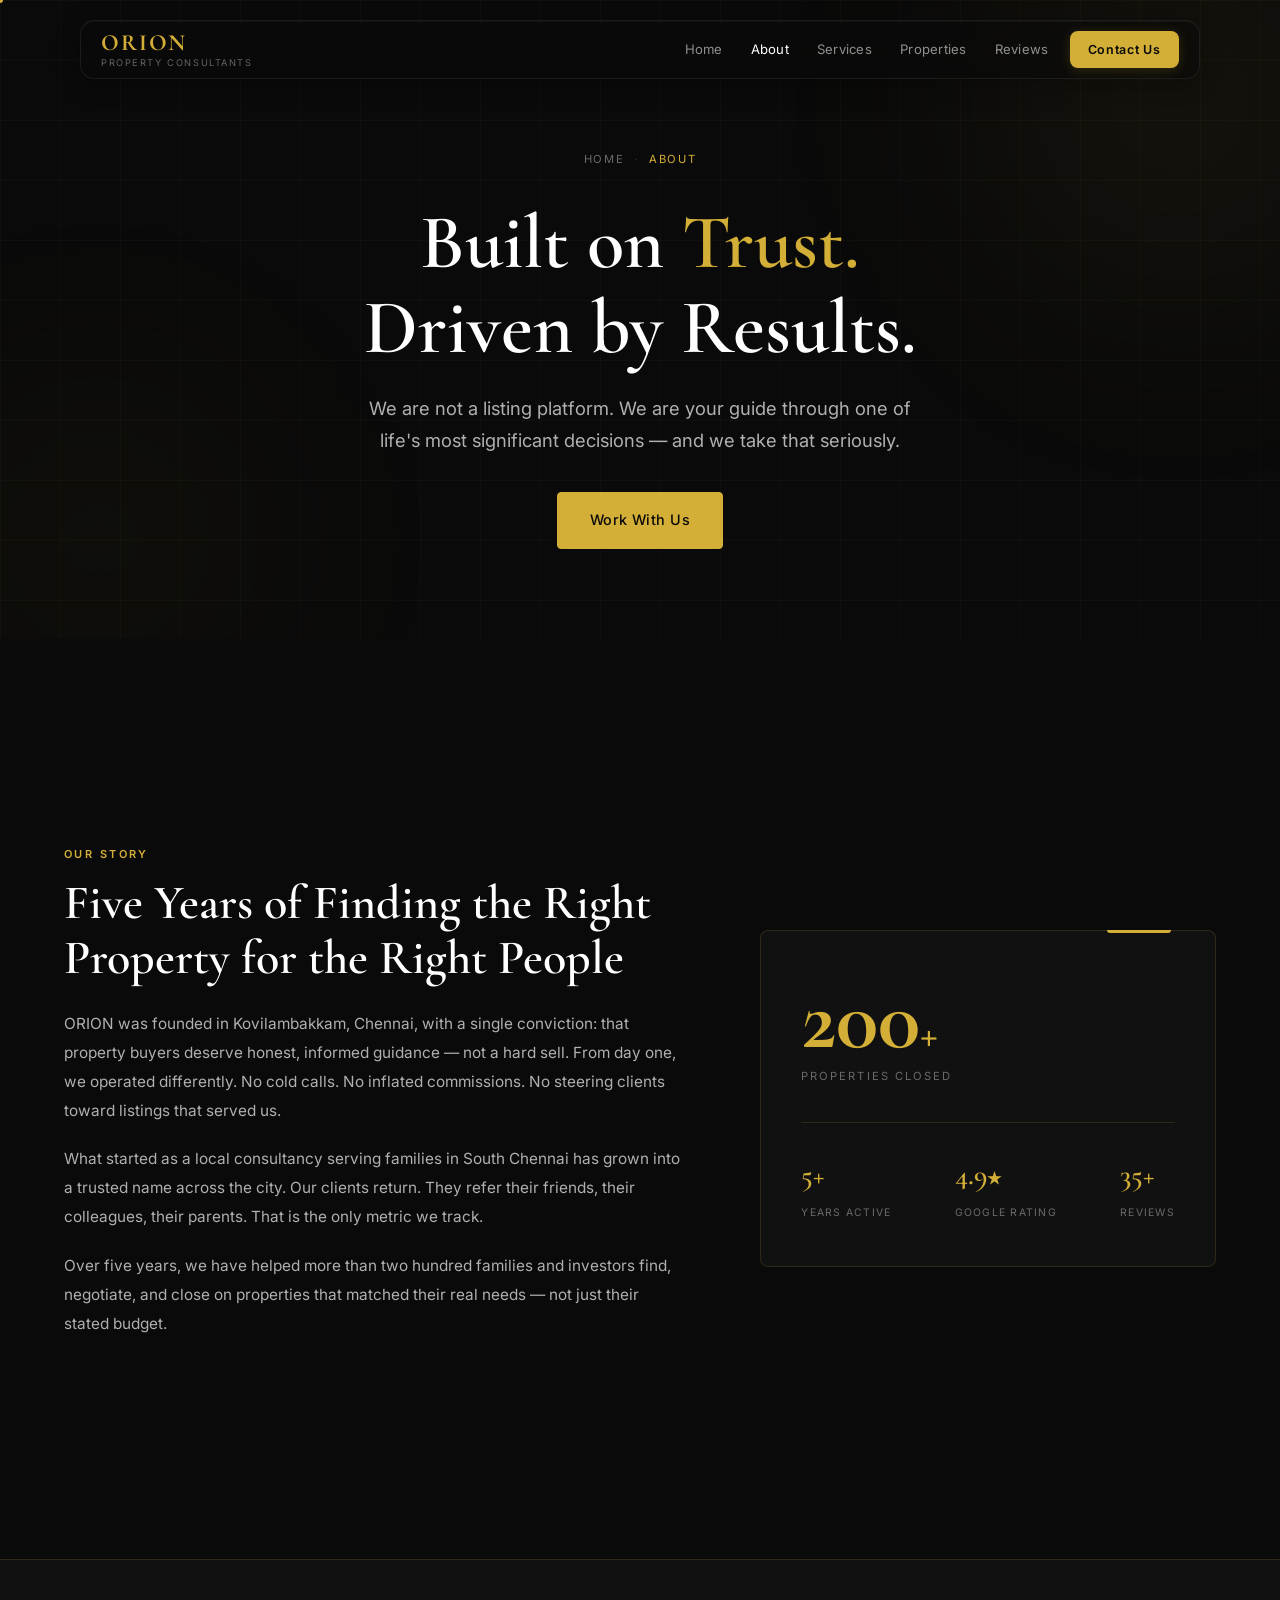
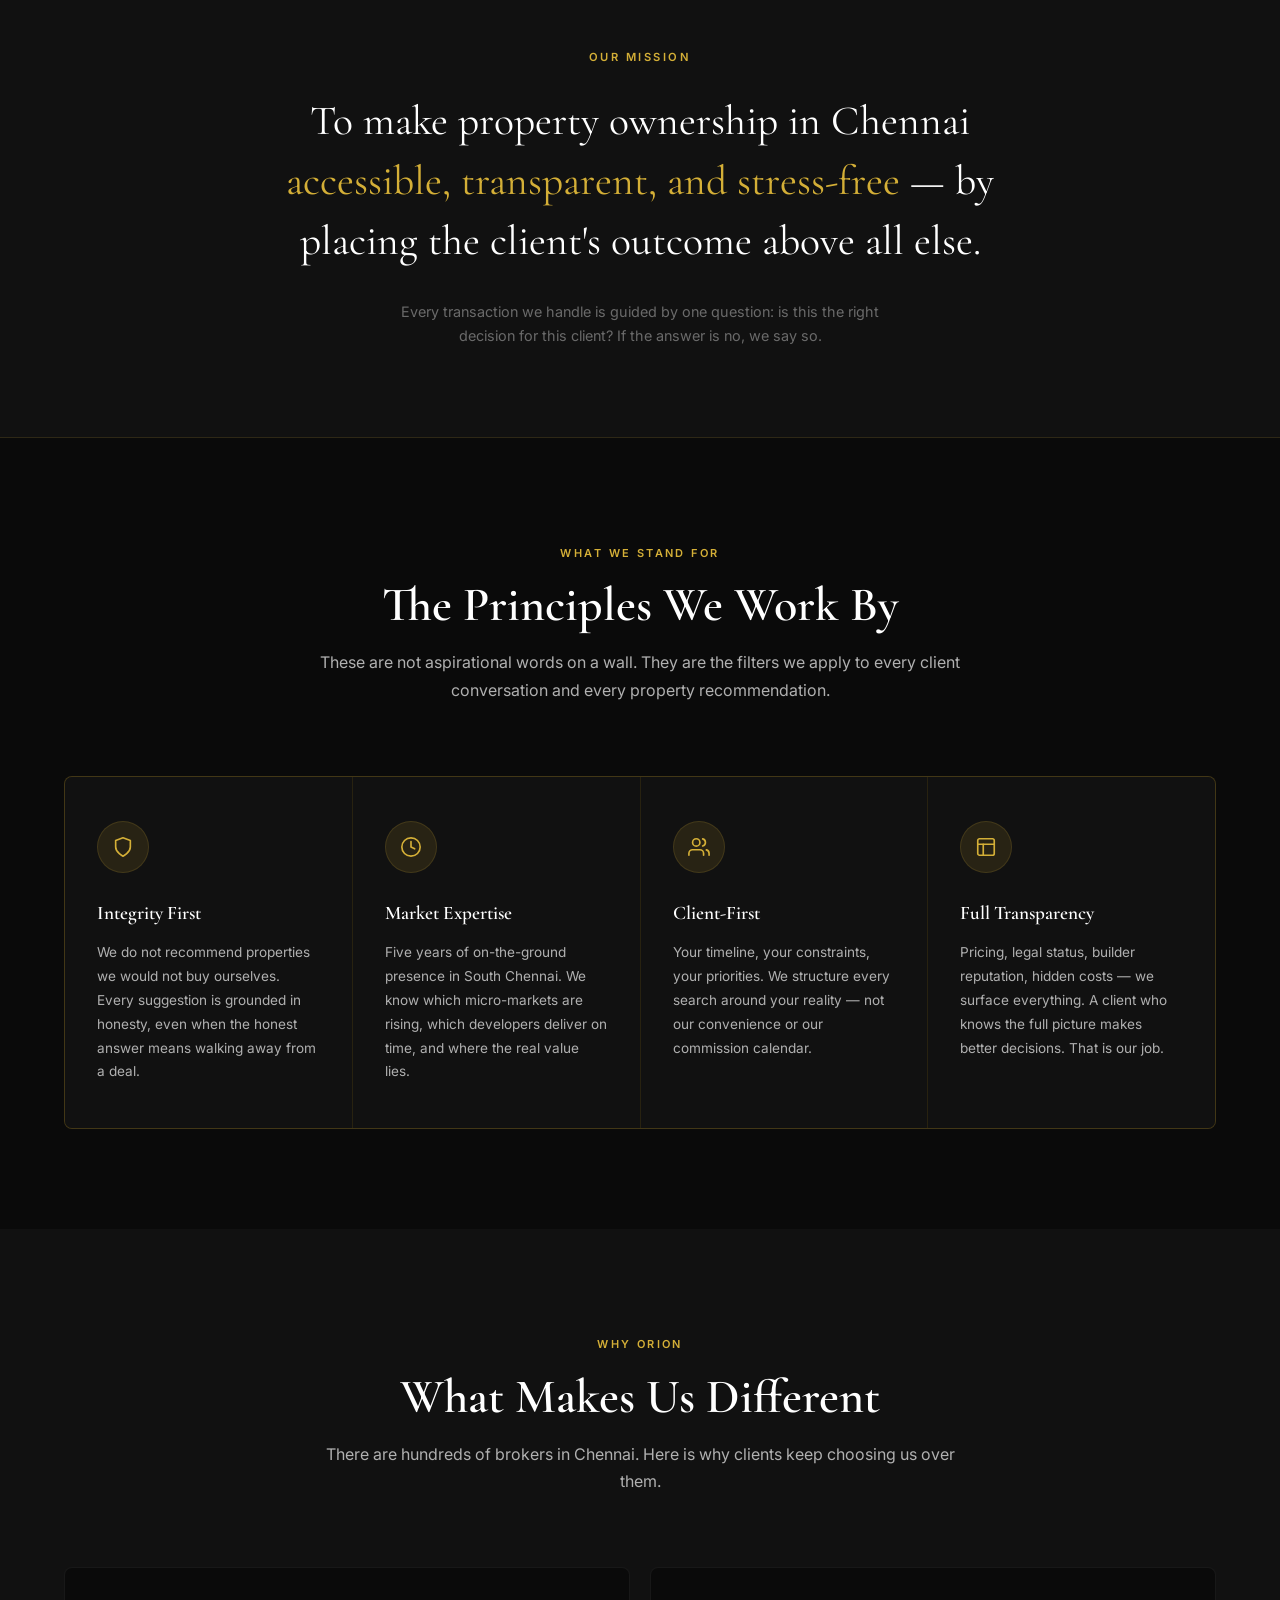
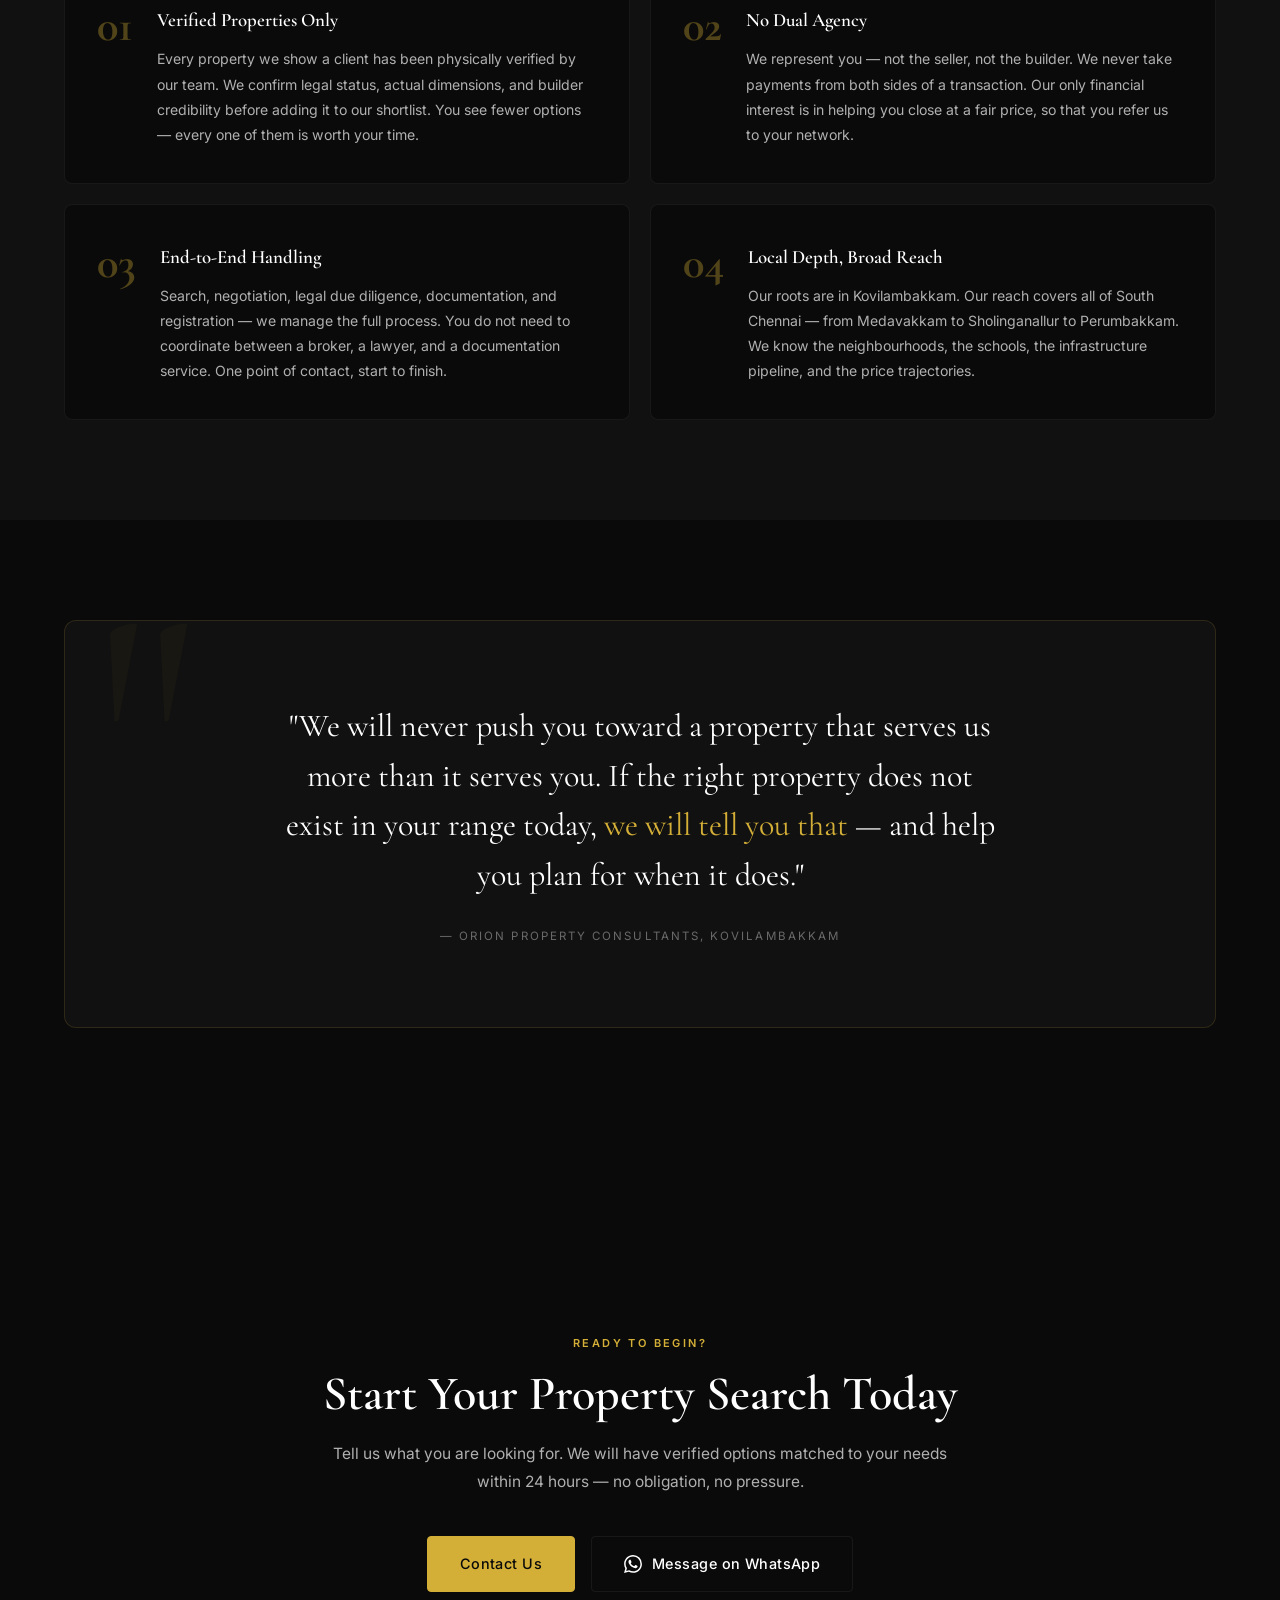
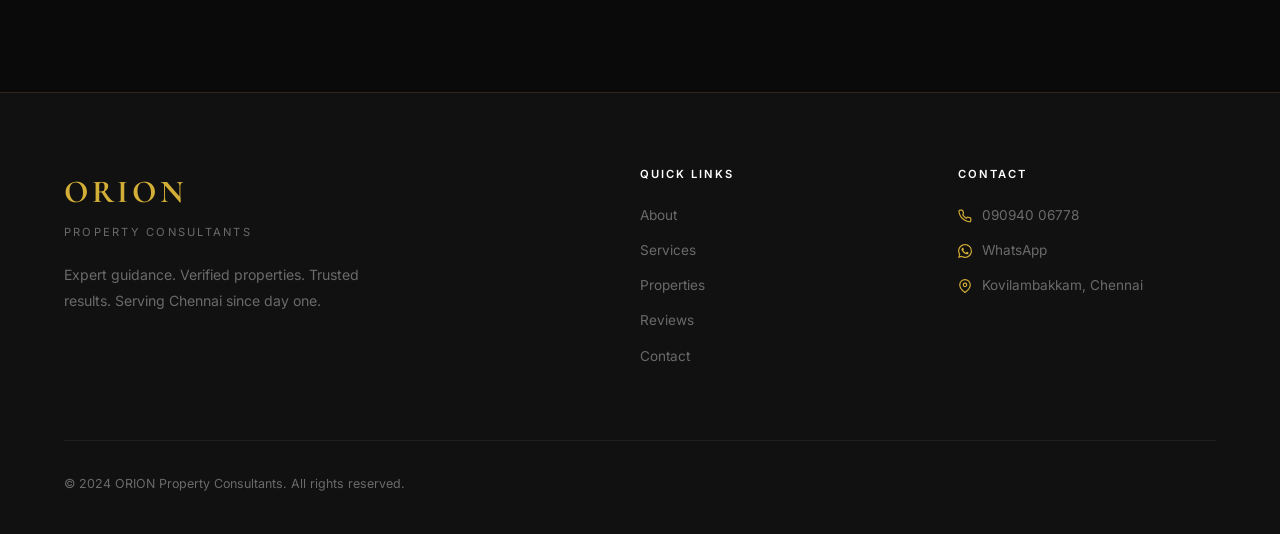
<file: about.html>
<!DOCTYPE html>
<html lang="en">
<head>
  <meta charset="UTF-8">
  <meta name="viewport" content="width=device-width, initial-scale=1.0">
  <meta name="description" content="About ORION Property Consultants — our story, mission, values, and why clients trust us for real estate in Kovilambakkam, Chennai.">
  <meta property="og:title" content="About ORION | Property Consultants, Chennai">
  <meta property="og:description" content="5+ years. 200+ transactions. One mission — find you the right property.">
  <title>About ORION | Property Consultants, Chennai</title>
  <link rel="stylesheet" href="style.css?v=7">
  <link rel="preconnect" href="https://fonts.googleapis.com">
  <link rel="preconnect" href="https://fonts.gstatic.com" crossorigin>
  <link href="https://fonts.googleapis.com/css2?family=Cormorant+Garamond:wght@300;400;600;700&family=Inter:wght@300;400;500;600&display=swap" rel="stylesheet">
</head>
<body>

  <!-- ─── NAVIGATION ─────────────────────────────────────── -->
  <nav class="nav" id="nav" role="navigation" aria-label="Main navigation">
    <div class="nav-container">
      <a href="index.html" class="nav-logo" aria-label="ORION Property Consultants home">
        <span class="logo-text">ORION</span>
        <span class="logo-sub">Property Consultants</span>
      </a>
      <button class="hamburger" id="hamburger" aria-label="Toggle navigation menu" aria-expanded="false" aria-controls="nav-links">
        <span></span>
        <span></span>
        <span></span>
      </button>
      <ul class="nav-links" id="nav-links" role="list">
        <li><a href="index.html">Home</a></li>
        <li><a href="about.html" style="color:var(--white)">About</a></li>
        <li><a href="services.html">Services</a></li>
        <li><a href="index.html#portfolio">Properties</a></li>
        <li><a href="index.html#testimonials">Reviews</a></li>
        <li><a href="contact.html" class="nav-cta">Contact Us</a></li>
      </ul>
    </div>
  </nav>

  <!-- ─── PAGE HERO ──────────────────────────────────────── -->
  <section class="page-hero" aria-label="About page hero">
    <div class="hero-bg" aria-hidden="true">
      <div class="hero-grid-overlay"></div>
      <div class="hero-gradient-orb orb-1"></div>
      <div class="hero-gradient-orb orb-2"></div>
    </div>
    <div class="page-hero-content">
      <nav class="page-breadcrumb" aria-label="Breadcrumb">
        <a href="index.html">Home</a>
        <span class="sep" aria-hidden="true">·</span>
        <span class="current" aria-current="page">About</span>
      </nav>
      <h1 class="page-hero-title">
        Built on <span class="gold">Trust.</span><br>Driven by Results.
      </h1>
      <p class="page-hero-sub">
        We are not a listing platform. We are your guide through one of life's most significant decisions — and we take that seriously.
      </p>
      <a href="contact.html" class="btn btn-gold">Work With Us</a>
    </div>
  </section>

  <!-- ─── STORY ──────────────────────────────────────────── -->
  <section class="section" aria-labelledby="story-heading">
    <div class="container">
      <div class="story-section">
        <div class="story-text" data-reveal="left">
          <span class="section-tag">Our Story</span>
          <h2 class="section-title" id="story-heading">Five Years of Finding the Right Property for the Right People</h2>
          <p>
            ORION was founded in Kovilambakkam, Chennai, with a single conviction: that property buyers deserve honest, informed guidance — not a hard sell. From day one, we operated differently. No cold calls. No inflated commissions. No steering clients toward listings that served us.
          </p>
          <p>
            What started as a local consultancy serving families in South Chennai has grown into a trusted name across the city. Our clients return. They refer their friends, their colleagues, their parents. That is the only metric we track.
          </p>
          <p>
            Over five years, we have helped more than two hundred families and investors find, negotiate, and close on properties that matched their real needs — not just their stated budget.
          </p>
        </div>
        <div data-reveal="right">
          <div class="story-card">
            <div class="story-card-corner" aria-hidden="true"></div>
            <p class="story-main-stat-n">200<span style="font-size:2.8rem">+</span></p>
            <p class="story-main-stat-l">Properties Closed</p>
            <div class="story-card-divider" aria-hidden="true"></div>
            <div class="story-mini-stats">
              <div>
                <span class="mini-stat-n">5+</span>
                <span class="mini-stat-l">Years Active</span>
              </div>
              <div>
                <span class="mini-stat-n">4.9<span style="font-size:1rem">★</span></span>
                <span class="mini-stat-l">Google Rating</span>
              </div>
              <div>
                <span class="mini-stat-n">35+</span>
                <span class="mini-stat-l">Reviews</span>
              </div>
            </div>
          </div>
        </div>
      </div>
    </div>
  </section>

  <!-- ─── MISSION ─────────────────────────────────────────── -->
  <section class="mission-section" aria-label="Mission statement">
    <div class="container">
      <p class="mission-label reveal">Our Mission</p>
      <p class="mission-text reveal">
        To make property ownership in Chennai <em>accessible, transparent, and stress-free</em> — by placing the client's outcome above all else.
      </p>
      <p class="mission-sub reveal">
        Every transaction we handle is guided by one question: is this the right decision for this client? If the answer is no, we say so.
      </p>
    </div>
  </section>

  <!-- ─── VALUES ──────────────────────────────────────────── -->
  <section class="values-section section" aria-labelledby="values-heading">
    <div class="container">
      <div class="section-header reveal">
        <span class="section-tag">What We Stand For</span>
        <h2 class="section-title" id="values-heading">The Principles We Work By</h2>
        <p class="section-desc">These are not aspirational words on a wall. They are the filters we apply to every client conversation and every property recommendation.</p>
      </div>
      <div class="values-grid stagger">
        <div class="value-card reveal">
          <div class="value-icon-wrap" aria-hidden="true">
            <svg width="22" height="22" viewBox="0 0 24 24" fill="none" stroke="currentColor" stroke-width="1.8" stroke-linecap="round" stroke-linejoin="round">
              <path d="M12 22s8-4 8-10V5l-8-3-8 3v7c0 6 8 10 8 10z"/>
            </svg>
          </div>
          <h4>Integrity First</h4>
          <p>We do not recommend properties we would not buy ourselves. Every suggestion is grounded in honesty, even when the honest answer means walking away from a deal.</p>
        </div>
        <div class="value-card reveal">
          <div class="value-icon-wrap" aria-hidden="true">
            <svg width="22" height="22" viewBox="0 0 24 24" fill="none" stroke="currentColor" stroke-width="1.8" stroke-linecap="round" stroke-linejoin="round">
              <circle cx="12" cy="12" r="10"/>
              <path d="M12 6v6l4 2"/>
            </svg>
          </div>
          <h4>Market Expertise</h4>
          <p>Five years of on-the-ground presence in South Chennai. We know which micro-markets are rising, which developers deliver on time, and where the real value lies.</p>
        </div>
        <div class="value-card reveal">
          <div class="value-icon-wrap" aria-hidden="true">
            <svg width="22" height="22" viewBox="0 0 24 24" fill="none" stroke="currentColor" stroke-width="1.8" stroke-linecap="round" stroke-linejoin="round">
              <path d="M17 21v-2a4 4 0 0 0-4-4H5a4 4 0 0 0-4 4v2"/>
              <circle cx="9" cy="7" r="4"/>
              <path d="M23 21v-2a4 4 0 0 0-3-3.87"/>
              <path d="M16 3.13a4 4 0 0 1 0 7.75"/>
            </svg>
          </div>
          <h4>Client-First</h4>
          <p>Your timeline, your constraints, your priorities. We structure every search around your reality — not our convenience or our commission calendar.</p>
        </div>
        <div class="value-card reveal">
          <div class="value-icon-wrap" aria-hidden="true">
            <svg width="22" height="22" viewBox="0 0 24 24" fill="none" stroke="currentColor" stroke-width="1.8" stroke-linecap="round" stroke-linejoin="round">
              <rect x="3" y="3" width="18" height="18" rx="2" ry="2"/>
              <line x1="3" y1="9" x2="21" y2="9"/>
              <line x1="9" y1="21" x2="9" y2="9"/>
            </svg>
          </div>
          <h4>Full Transparency</h4>
          <p>Pricing, legal status, builder reputation, hidden costs — we surface everything. A client who knows the full picture makes better decisions. That is our job.</p>
        </div>
      </div>
    </div>
  </section>

  <!-- ─── WHY ORION ────────────────────────────────────────── -->
  <section class="why-section section" aria-labelledby="why-heading">
    <div class="container">
      <div class="section-header reveal">
        <span class="section-tag">Why ORION</span>
        <h2 class="section-title" id="why-heading">What Makes Us Different</h2>
        <p class="section-desc">There are hundreds of brokers in Chennai. Here is why clients keep choosing us over them.</p>
      </div>
      <div class="why-grid stagger">
        <div class="why-item reveal">
          <div class="why-num" aria-hidden="true">01</div>
          <div class="why-content">
            <h4>Verified Properties Only</h4>
            <p>Every property we show a client has been physically verified by our team. We confirm legal status, actual dimensions, and builder credibility before adding it to our shortlist. You see fewer options — every one of them is worth your time.</p>
          </div>
        </div>
        <div class="why-item reveal">
          <div class="why-num" aria-hidden="true">02</div>
          <div class="why-content">
            <h4>No Dual Agency</h4>
            <p>We represent you — not the seller, not the builder. We never take payments from both sides of a transaction. Our only financial interest is in helping you close at a fair price, so that you refer us to your network.</p>
          </div>
        </div>
        <div class="why-item reveal">
          <div class="why-num" aria-hidden="true">03</div>
          <div class="why-content">
            <h4>End-to-End Handling</h4>
            <p>Search, negotiation, legal due diligence, documentation, and registration — we manage the full process. You do not need to coordinate between a broker, a lawyer, and a documentation service. One point of contact, start to finish.</p>
          </div>
        </div>
        <div class="why-item reveal">
          <div class="why-num" aria-hidden="true">04</div>
          <div class="why-content">
            <h4>Local Depth, Broad Reach</h4>
            <p>Our roots are in Kovilambakkam. Our reach covers all of South Chennai — from Medavakkam to Sholinganallur to Perumbakkam. We know the neighbourhoods, the schools, the infrastructure pipeline, and the price trajectories.</p>
          </div>
        </div>
      </div>
    </div>
  </section>

  <!-- ─── PROMISE QUOTE ────────────────────────────────────── -->
  <section class="section" aria-label="Our promise">
    <div class="container">
      <div class="promise-section reveal">
        <p class="promise-text">
          "We will never push you toward a property that serves us more than it serves you. If the right property does not exist in your range today, <em>we will tell you that</em> — and help you plan for when it does."
        </p>
        <p class="promise-attr">— ORION Property Consultants, Kovilambakkam</p>
      </div>
    </div>
  </section>

  <!-- ─── CTA ──────────────────────────────────────────────── -->
  <section class="cta-section" aria-label="Call to action">
    <div class="container">
      <div class="cta-inner">
        <span class="section-tag reveal">Ready to Begin?</span>
        <h2 class="section-title reveal">Start Your Property Search Today</h2>
        <p class="reveal">Tell us what you are looking for. We will have verified options matched to your needs within 24 hours — no obligation, no pressure.</p>
        <div class="cta-buttons reveal">
          <a href="contact.html" class="btn btn-gold">Contact Us</a>
          <a href="https://wa.me/919094006778?text=Hi%20ORION%2C%20I%20want%20to%20start%20my%20property%20search.%20Can%20you%20help%3F"
             class="btn btn-whatsapp" target="_blank" rel="noopener noreferrer"
             aria-label="Message ORION on WhatsApp">
            <svg xmlns="http://www.w3.org/2000/svg" width="18" height="18" viewBox="0 0 24 24" fill="currentColor" aria-hidden="true">
              <path d="M17.472 14.382c-.297-.149-1.758-.867-2.03-.967-.273-.099-.471-.148-.67.15-.197.297-.767.966-.94 1.164-.173.199-.347.223-.644.075-.297-.15-1.255-.463-2.39-1.475-.883-.788-1.48-1.761-1.653-2.059-.173-.297-.018-.458.13-.606.134-.133.298-.347.446-.52.149-.174.198-.298.298-.497.099-.198.05-.371-.025-.52-.075-.149-.669-1.612-.916-2.207-.242-.579-.487-.5-.669-.51-.173-.008-.371-.01-.57-.01-.198 0-.52.074-.792.372-.272.297-1.04 1.016-1.04 2.479 0 1.462 1.065 2.875 1.213 3.074.149.198 2.096 3.2 5.077 4.487.709.306 1.262.489 1.694.625.712.227 1.36.195 1.871.118.571-.085 1.758-.719 2.006-1.413.248-.694.248-1.289.173-1.413-.074-.124-.272-.198-.57-.347m-5.421 7.403h-.004a9.87 9.87 0 01-5.031-1.378l-.361-.214-3.741.982.998-3.648-.235-.374a9.86 9.86 0 01-1.51-5.26c.001-5.45 4.436-9.884 9.888-9.884 2.64 0 5.122 1.03 6.988 2.898a9.825 9.825 0 012.893 6.994c-.003 5.45-4.437 9.884-9.885 9.884m8.413-18.297A11.815 11.815 0 0012.05 0C5.495 0 .16 5.335.157 11.892c0 2.096.547 4.142 1.588 5.945L.057 24l6.305-1.654a11.882 11.882 0 005.683 1.448h.005c6.554 0 11.89-5.335 11.893-11.893a11.821 11.821 0 00-3.48-8.413z"/>
            </svg>
            Message on WhatsApp
          </a>
        </div>
      </div>
    </div>
  </section>

  <!-- ─── FOOTER ────────────────────────────────────────────── -->
  <footer class="footer" role="contentinfo">
    <div class="container">
      <div class="footer-grid">
        <div class="footer-brand">
          <p class="footer-logo">ORION</p>
          <p class="footer-tagline">Property Consultants</p>
          <p class="footer-desc">Expert guidance. Verified properties. Trusted results. Serving Chennai since day one.</p>
        </div>
        <div class="footer-links">
          <h4>Quick Links</h4>
          <ul role="list">
            <li><a href="about.html">About</a></li>
            <li><a href="services.html">Services</a></li>
            <li><a href="index.html#portfolio">Properties</a></li>
            <li><a href="index.html#testimonials">Reviews</a></li>
            <li><a href="contact.html">Contact</a></li>
          </ul>
        </div>
        <div class="footer-contact">
          <h4>Contact</h4>
          <ul role="list">
            <li>
              <a href="tel:+919094006778" aria-label="Call 090940 06778">
                <svg width="14" height="14" viewBox="0 0 24 24" fill="none" stroke="#d4af37" stroke-width="2" aria-hidden="true">
                  <path d="M22 16.92v3a2 2 0 0 1-2.18 2 19.79 19.79 0 0 1-8.63-3.07A19.5 19.5 0 0 1 4.69 13a19.79 19.79 0 0 1-3.07-8.67A2 2 0 0 1 3.6 2h3a2 2 0 0 1 2 1.72 12.84 12.84 0 0 0 .7 2.81 2 2 0 0 1-.45 2.11L8.09 9.91a16 16 0 0 0 6 6l1.27-1.27a2 2 0 0 1 2.11-.45 12.84 12.84 0 0 0 2.81.7A2 2 0 0 1 22 16.92z"></path>
                </svg>
                090940 06778
              </a>
            </li>
            <li>
              <a href="https://wa.me/919094006778?text=Hi%20ORION%2C%20I'm%20interested%20in%20finding%20property.%20Can%20you%20help%3F"
                 target="_blank" rel="noopener noreferrer" aria-label="WhatsApp ORION">
                <svg width="14" height="14" viewBox="0 0 24 24" fill="#d4af37" aria-hidden="true">
                  <path d="M17.472 14.382c-.297-.149-1.758-.867-2.03-.967-.273-.099-.471-.148-.67.15-.197.297-.767.966-.94 1.164-.173.199-.347.223-.644.075-.297-.15-1.255-.463-2.39-1.475-.883-.788-1.48-1.761-1.653-2.059-.173-.297-.018-.458.13-.606.134-.133.298-.347.446-.52.149-.174.198-.298.298-.497.099-.198.05-.371-.025-.52-.075-.149-.669-1.612-.916-2.207-.242-.579-.487-.5-.669-.51-.173-.008-.371-.01-.57-.01-.198 0-.52.074-.792.372-.272.297-1.04 1.016-1.04 2.479 0 1.462 1.065 2.875 1.213 3.074.149.198 2.096 3.2 5.077 4.487.709.306 1.262.489 1.694.625.712.227 1.36.195 1.871.118.571-.085 1.758-.719 2.006-1.413.248-.694.248-1.289.173-1.413-.074-.124-.272-.198-.57-.347m-5.421 7.403h-.004a9.87 9.87 0 01-5.031-1.378l-.361-.214-3.741.982.998-3.648-.235-.374a9.86 9.86 0 01-1.51-5.26c.001-5.45 4.436-9.884 9.888-9.884 2.64 0 5.122 1.03 6.988 2.898a9.825 9.825 0 012.893 6.994c-.003 5.45-4.437 9.884-9.885 9.884m8.413-18.297A11.815 11.815 0 0012.05 0C5.495 0 .16 5.335.157 11.892c0 2.096.547 4.142 1.588 5.945L.057 24l6.305-1.654a11.882 11.882 0 005.683 1.448h.005c6.554 0 11.89-5.335 11.893-11.893a11.821 11.821 0 00-3.48-8.413z"/>
                </svg>
                WhatsApp
              </a>
            </li>
            <li>
              <a href="https://maps.google.com/?q=Kovilambakkam,+Chennai"
                 target="_blank" rel="noopener noreferrer" aria-label="View on Google Maps">
                <svg width="14" height="14" viewBox="0 0 24 24" fill="none" stroke="#d4af37" stroke-width="2" aria-hidden="true">
                  <path d="M21 10c0 7-9 13-9 13s-9-6-9-13a9 9 0 0 1 18 0z"></path>
                  <circle cx="12" cy="10" r="3"></circle>
                </svg>
                Kovilambakkam, Chennai
              </a>
            </li>
          </ul>
        </div>
      </div>
      <div class="footer-bottom">
        <p>&copy; 2024 ORION Property Consultants. All rights reserved.</p>
      </div>
    </div>
  </footer>

  <!-- ─── STICKY WHATSAPP (MOBILE) ────────────────────────── -->
  <a href="https://wa.me/919094006778?text=Hi%20ORION%2C%20I'm%20interested%20in%20finding%20property.%20Can%20you%20help%3F"
     class="sticky-wa" target="_blank" rel="noopener noreferrer"
     aria-label="Chat with ORION on WhatsApp">
    <svg xmlns="http://www.w3.org/2000/svg" width="26" height="26" viewBox="0 0 24 24" fill="currentColor" aria-hidden="true">
      <path d="M17.472 14.382c-.297-.149-1.758-.867-2.03-.967-.273-.099-.471-.148-.67.15-.197.297-.767.966-.94 1.164-.173.199-.347.223-.644.075-.297-.15-1.255-.463-2.39-1.475-.883-.788-1.48-1.761-1.653-2.059-.173-.297-.018-.458.13-.606.134-.133.298-.347.446-.52.149-.174.198-.298.298-.497.099-.198.05-.371-.025-.52-.075-.149-.669-1.612-.916-2.207-.242-.579-.487-.5-.669-.51-.173-.008-.371-.01-.57-.01-.198 0-.52.074-.792.372-.272.297-1.04 1.016-1.04 2.479 0 1.462 1.065 2.875 1.213 3.074.149.198 2.096 3.2 5.077 4.487.709.306 1.262.489 1.694.625.712.227 1.36.195 1.871.118.571-.085 1.758-.719 2.006-1.413.248-.694.248-1.289.173-1.413-.074-.124-.272-.198-.57-.347m-5.421 7.403h-.004a9.87 9.87 0 01-5.031-1.378l-.361-.214-3.741.982.998-3.648-.235-.374a9.86 9.86 0 01-1.51-5.26c.001-5.45 4.436-9.884 9.888-9.884 2.64 0 5.122 1.03 6.988 2.898a9.825 9.825 0 012.893 6.994c-.003 5.45-4.437 9.884-9.885 9.884m8.413-18.297A11.815 11.815 0 0012.05 0C5.495 0 .16 5.335.157 11.892c0 2.096.547 4.142 1.588 5.945L.057 24l6.305-1.654a11.882 11.882 0 005.683 1.448h.005c6.554 0 11.89-5.335 11.893-11.893a11.821 11.821 0 00-3.48-8.413z"/>
    </svg>
  </a>

  <script src="script.js"></script>
</body>
</html>
</file>
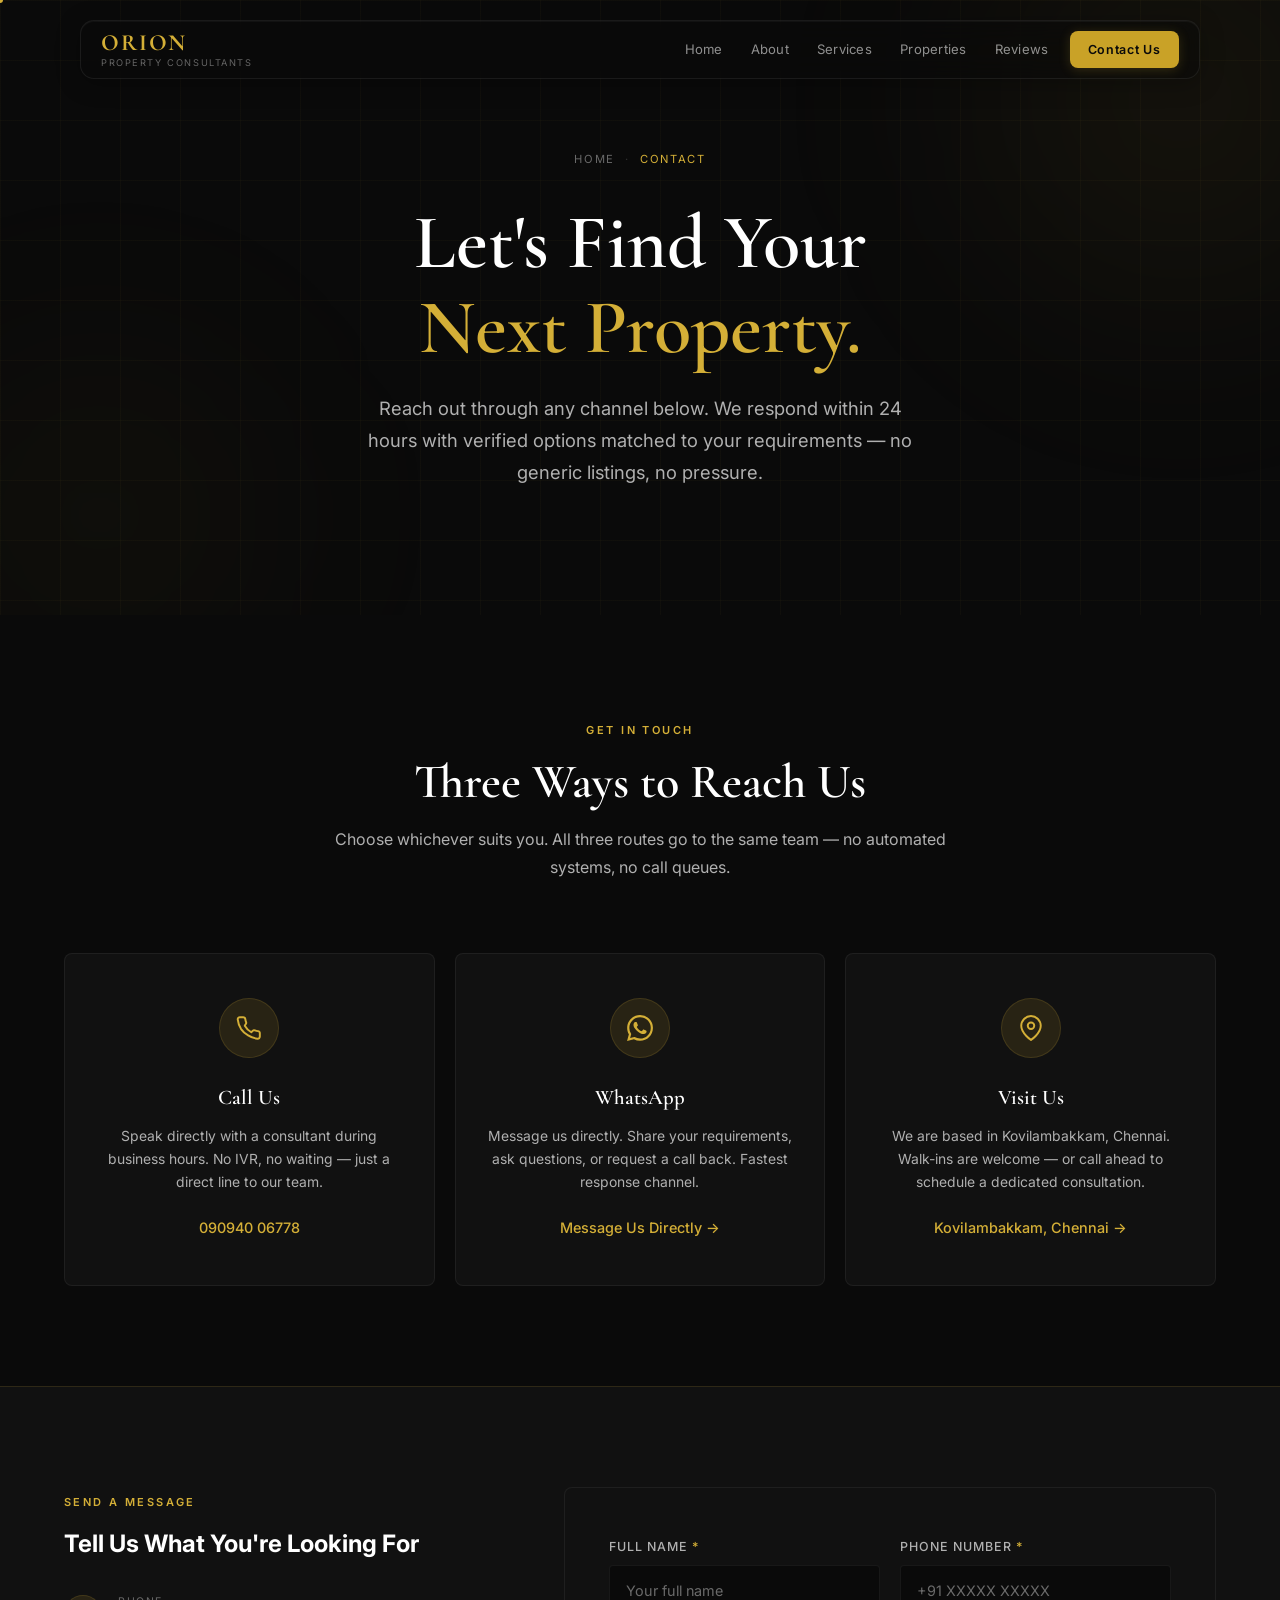
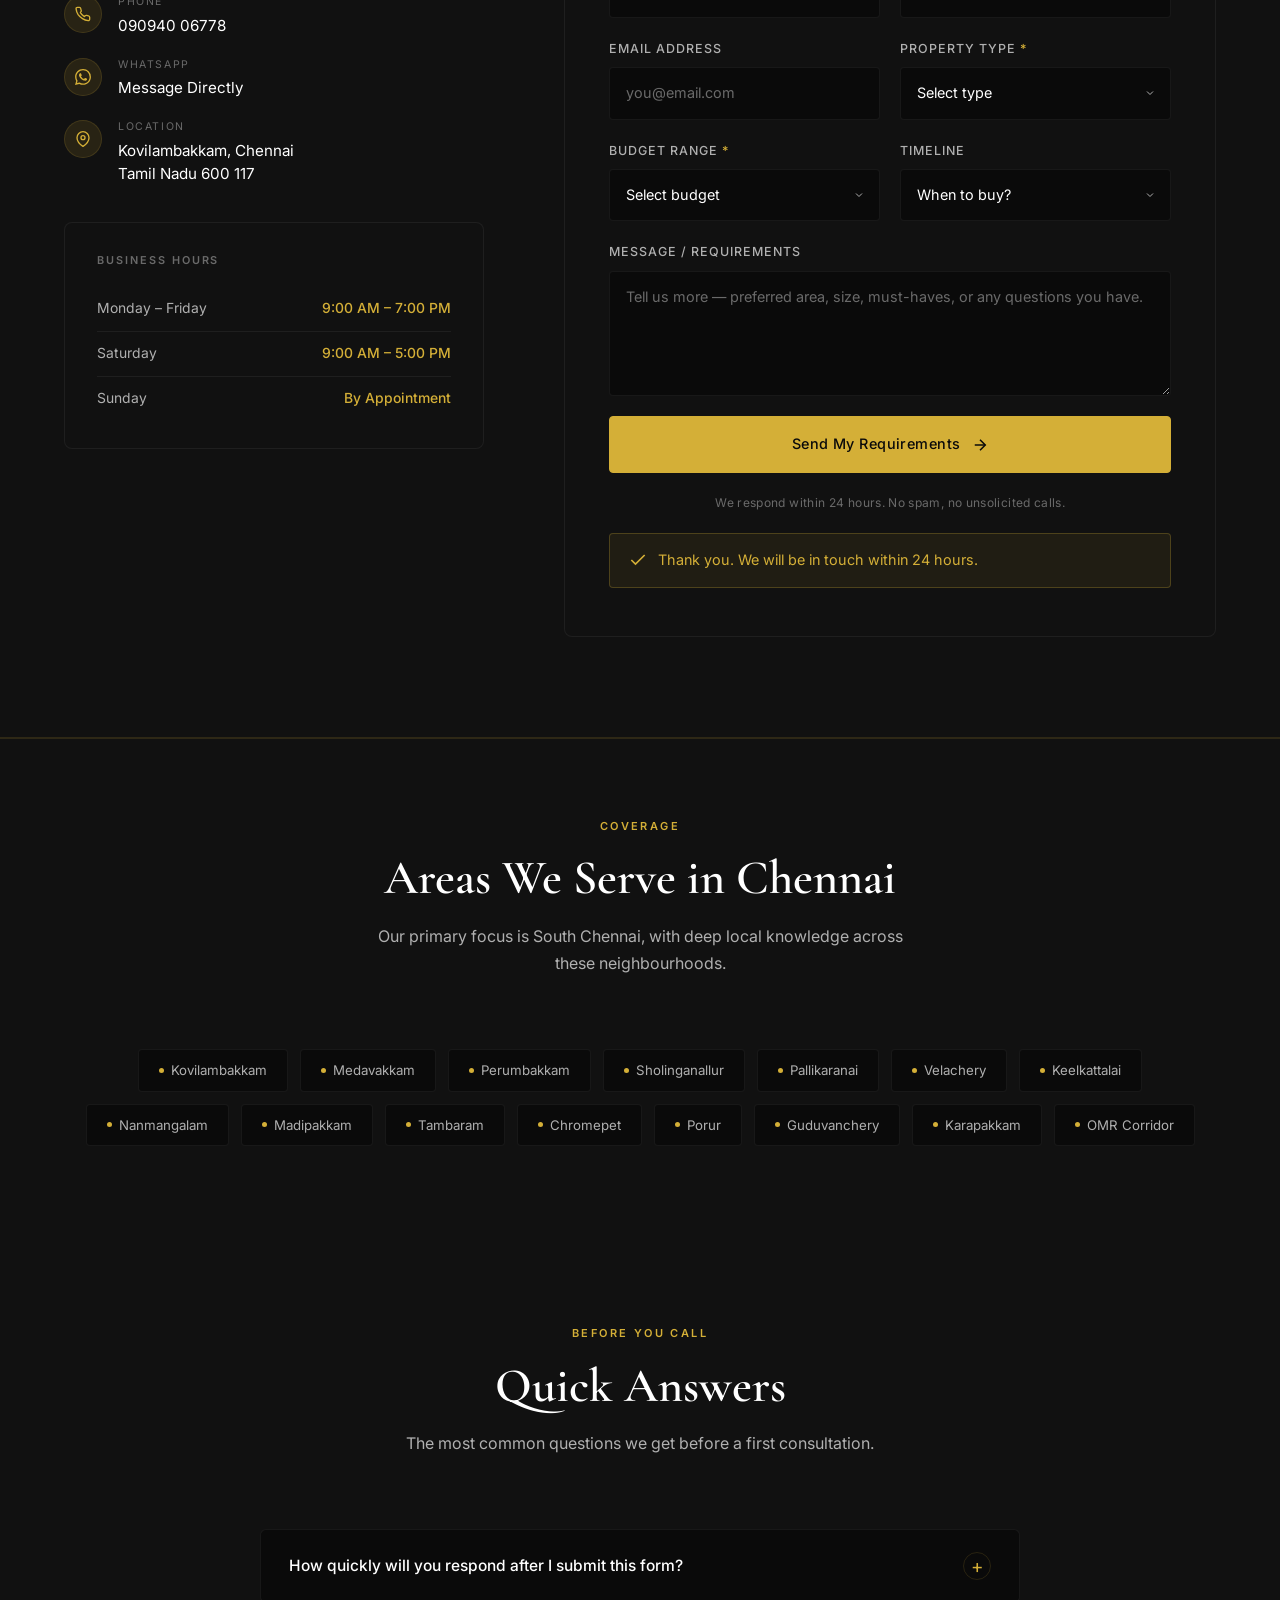
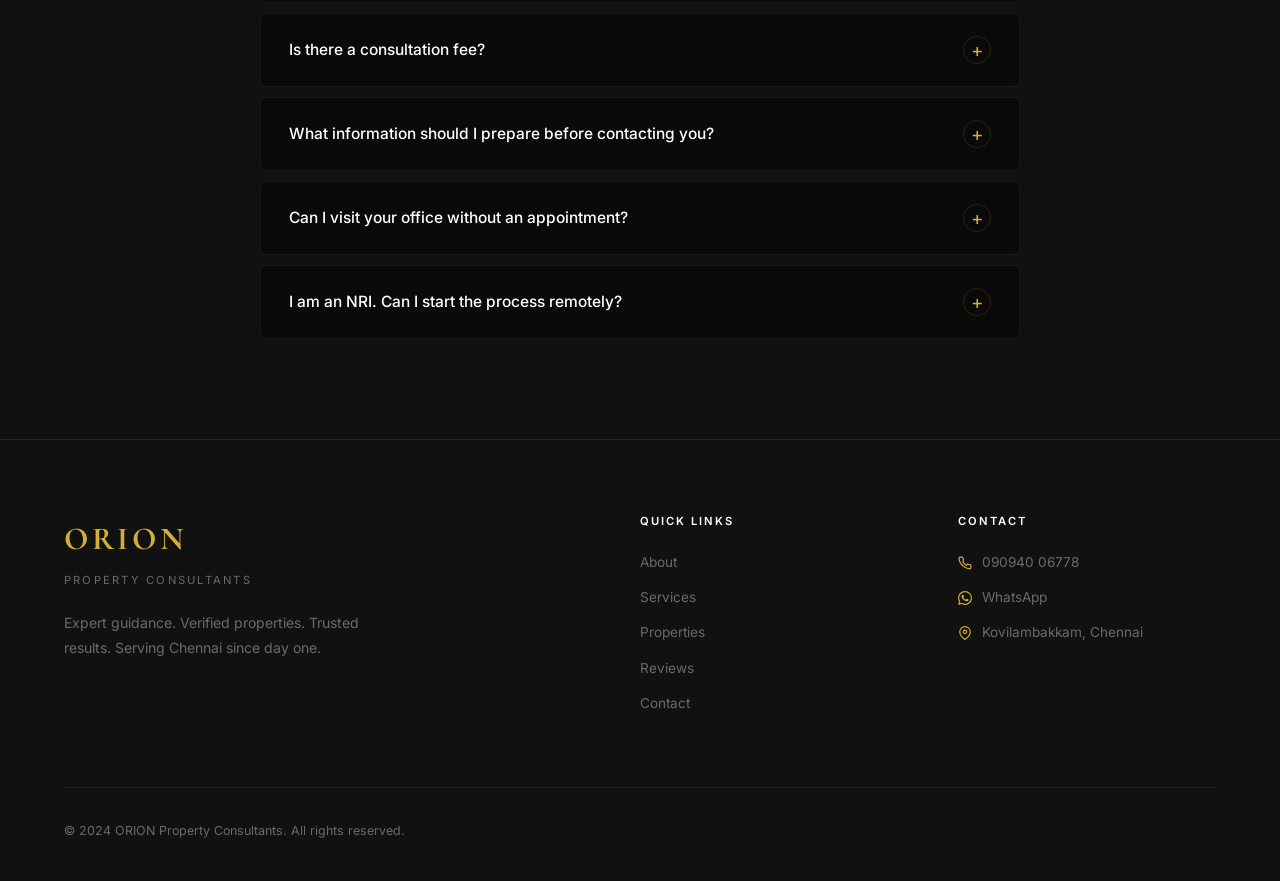
<file: contact.html>
<!DOCTYPE html>
<html lang="en">
<head>
  <meta charset="UTF-8">
  <meta name="viewport" content="width=device-width, initial-scale=1.0">
  <meta name="description" content="Contact ORION Property Consultants — call, WhatsApp, or fill the form. Based in Kovilambakkam, Chennai. Response within 24 hours.">
  <meta property="og:title" content="Contact ORION | Property Consultants, Chennai">
  <meta property="og:description" content="Call, WhatsApp, or fill the form. We respond within 24 hours with verified options matched to your needs.">
  <title>Contact ORION | Property Consultants, Chennai</title>
  <link rel="stylesheet" href="style.css?v=7">
  <link rel="preconnect" href="https://fonts.googleapis.com">
  <link rel="preconnect" href="https://fonts.gstatic.com" crossorigin>
  <link href="https://fonts.googleapis.com/css2?family=Cormorant+Garamond:wght@300;400;600;700&family=Inter:wght@300;400;500;600&display=swap" rel="stylesheet">
</head>
<body>

  <!-- ─── NAVIGATION ─────────────────────────────────────── -->
  <nav class="nav" id="nav" role="navigation" aria-label="Main navigation">
    <div class="nav-container">
      <a href="index.html" class="nav-logo" aria-label="ORION Property Consultants home">
        <span class="logo-text">ORION</span>
        <span class="logo-sub">Property Consultants</span>
      </a>
      <button class="hamburger" id="hamburger" aria-label="Toggle navigation menu" aria-expanded="false" aria-controls="nav-links">
        <span></span>
        <span></span>
        <span></span>
      </button>
      <ul class="nav-links" id="nav-links" role="list">
        <li><a href="index.html">Home</a></li>
        <li><a href="about.html">About</a></li>
        <li><a href="services.html">Services</a></li>
        <li><a href="index.html#portfolio">Properties</a></li>
        <li><a href="index.html#testimonials">Reviews</a></li>
        <li><a href="contact.html" class="nav-cta" style="background:var(--gold-2) !important">Contact Us</a></li>
      </ul>
    </div>
  </nav>

  <!-- ─── PAGE HERO ──────────────────────────────────────── -->
  <section class="page-hero" aria-label="Contact page hero">
    <div class="hero-bg" aria-hidden="true">
      <div class="hero-grid-overlay"></div>
      <div class="hero-gradient-orb orb-1"></div>
      <div class="hero-gradient-orb orb-2"></div>
    </div>
    <div class="page-hero-content">
      <nav class="page-breadcrumb" aria-label="Breadcrumb">
        <a href="index.html">Home</a>
        <span class="sep" aria-hidden="true">·</span>
        <span class="current" aria-current="page">Contact</span>
      </nav>
      <h1 class="page-hero-title">
        Let's Find Your<br><span class="gold">Next Property.</span>
      </h1>
      <p class="page-hero-sub">
        Reach out through any channel below. We respond within 24 hours with verified options matched to your requirements — no generic listings, no pressure.
      </p>
    </div>
  </section>

  <!-- ─── CONTACT METHOD CARDS ─────────────────────────────── -->
  <section class="section" aria-labelledby="contact-methods-heading">
    <div class="container">
      <div class="section-header reveal">
        <span class="section-tag">Get In Touch</span>
        <h2 class="section-title" id="contact-methods-heading">Three Ways to Reach Us</h2>
        <p class="section-desc">Choose whichever suits you. All three routes go to the same team — no automated systems, no call queues.</p>
      </div>

      <div class="contact-methods-grid stagger">

        <!-- Phone -->
        <a href="tel:+919094006778"
           class="contact-method-card reveal"
           aria-label="Call ORION at 090940 06778">
          <div class="method-icon" aria-hidden="true">
            <svg width="26" height="26" viewBox="0 0 24 24" fill="none" stroke="currentColor" stroke-width="1.8" stroke-linecap="round" stroke-linejoin="round">
              <path d="M22 16.92v3a2 2 0 0 1-2.18 2 19.79 19.79 0 0 1-8.63-3.07A19.5 19.5 0 0 1 4.69 13a19.79 19.79 0 0 1-3.07-8.67A2 2 0 0 1 3.6 2h3a2 2 0 0 1 2 1.72 12.84 12.84 0 0 0 .7 2.81 2 2 0 0 1-.45 2.11L8.09 9.91a16 16 0 0 0 6 6l1.27-1.27a2 2 0 0 1 2.11-.45 12.84 12.84 0 0 0 2.81.7A2 2 0 0 1 22 16.92z"/>
            </svg>
          </div>
          <h3>Call Us</h3>
          <p>Speak directly with a consultant during business hours. No IVR, no waiting — just a direct line to our team.</p>
          <span class="method-value">090940 06778</span>
        </a>

        <!-- WhatsApp -->
        <a href="https://wa.me/919094006778?text=Hi%20ORION%2C%20I'm%20interested%20in%20finding%20property.%20Can%20you%20help%3F"
           class="contact-method-card reveal"
           target="_blank" rel="noopener noreferrer"
           aria-label="Message ORION on WhatsApp">
          <div class="method-icon" aria-hidden="true">
            <svg width="26" height="26" viewBox="0 0 24 24" fill="currentColor" aria-hidden="true">
              <path d="M17.472 14.382c-.297-.149-1.758-.867-2.03-.967-.273-.099-.471-.148-.67.15-.197.297-.767.966-.94 1.164-.173.199-.347.223-.644.075-.297-.15-1.255-.463-2.39-1.475-.883-.788-1.48-1.761-1.653-2.059-.173-.297-.018-.458.13-.606.134-.133.298-.347.446-.52.149-.174.198-.298.298-.497.099-.198.05-.371-.025-.52-.075-.149-.669-1.612-.916-2.207-.242-.579-.487-.5-.669-.51-.173-.008-.371-.01-.57-.01-.198 0-.52.074-.792.372-.272.297-1.04 1.016-1.04 2.479 0 1.462 1.065 2.875 1.213 3.074.149.198 2.096 3.2 5.077 4.487.709.306 1.262.489 1.694.625.712.227 1.36.195 1.871.118.571-.085 1.758-.719 2.006-1.413.248-.694.248-1.289.173-1.413-.074-.124-.272-.198-.57-.347m-5.421 7.403h-.004a9.87 9.87 0 01-5.031-1.378l-.361-.214-3.741.982.998-3.648-.235-.374a9.86 9.86 0 01-1.51-5.26c.001-5.45 4.436-9.884 9.888-9.884 2.64 0 5.122 1.03 6.988 2.898a9.825 9.825 0 012.893 6.994c-.003 5.45-4.437 9.884-9.885 9.884m8.413-18.297A11.815 11.815 0 0012.05 0C5.495 0 .16 5.335.157 11.892c0 2.096.547 4.142 1.588 5.945L.057 24l6.305-1.654a11.882 11.882 0 005.683 1.448h.005c6.554 0 11.89-5.335 11.893-11.893a11.821 11.821 0 00-3.48-8.413z"/>
            </svg>
          </div>
          <h3>WhatsApp</h3>
          <p>Message us directly. Share your requirements, ask questions, or request a call back. Fastest response channel.</p>
          <span class="method-value">Message Us Directly →</span>
        </a>

        <!-- Location / Visit -->
        <a href="https://maps.google.com/?q=Kovilambakkam,+Chennai"
           class="contact-method-card reveal"
           target="_blank" rel="noopener noreferrer"
           aria-label="View ORION location on Google Maps">
          <div class="method-icon" aria-hidden="true">
            <svg width="26" height="26" viewBox="0 0 24 24" fill="none" stroke="currentColor" stroke-width="1.8" stroke-linecap="round" stroke-linejoin="round">
              <path d="M21 10c0 7-9 13-9 13s-9-6-9-13a9 9 0 0 1 18 0z"/>
              <circle cx="12" cy="10" r="3"/>
            </svg>
          </div>
          <h3>Visit Us</h3>
          <p>We are based in Kovilambakkam, Chennai. Walk-ins are welcome — or call ahead to schedule a dedicated consultation.</p>
          <span class="method-value">Kovilambakkam, Chennai →</span>
        </a>

      </div>
    </div>
  </section>

  <!-- ─── FULL CONTACT FORM ─────────────────────────────────── -->
  <section class="section" style="background:var(--black-2);border-top:1px solid var(--border);border-bottom:1px solid var(--border);"
           id="contact-form" aria-labelledby="contact-form-heading">
    <div class="container">
      <div class="contact-full-grid">

        <!-- Sidebar -->
        <div class="contact-sidebar" data-reveal="left">
          <span class="section-tag" style="margin-bottom:12px;display:inline-block">Send a Message</span>
          <h2 id="contact-form-heading">Tell Us What You're Looking For</h2>
          <div class="contact-sidebar-items" style="margin-top:28px">

            <div class="sidebar-item">
              <div class="sidebar-icon" aria-hidden="true">
                <svg width="16" height="16" viewBox="0 0 24 24" fill="none" stroke="currentColor" stroke-width="2" stroke-linecap="round" stroke-linejoin="round">
                  <path d="M22 16.92v3a2 2 0 0 1-2.18 2 19.79 19.79 0 0 1-8.63-3.07A19.5 19.5 0 0 1 4.69 13a19.79 19.79 0 0 1-3.07-8.67A2 2 0 0 1 3.6 2h3a2 2 0 0 1 2 1.72 12.84 12.84 0 0 0 .7 2.81 2 2 0 0 1-.45 2.11L8.09 9.91a16 16 0 0 0 6 6l1.27-1.27a2 2 0 0 1 2.11-.45 12.84 12.84 0 0 0 2.81.7A2 2 0 0 1 22 16.92z"/>
                </svg>
              </div>
              <div>
                <span class="sidebar-label">Phone</span>
                <span class="sidebar-value"><a href="tel:+919094006778">090940 06778</a></span>
              </div>
            </div>

            <div class="sidebar-item">
              <div class="sidebar-icon" aria-hidden="true">
                <svg width="16" height="16" viewBox="0 0 24 24" fill="currentColor" aria-hidden="true">
                  <path d="M17.472 14.382c-.297-.149-1.758-.867-2.03-.967-.273-.099-.471-.148-.67.15-.197.297-.767.966-.94 1.164-.173.199-.347.223-.644.075-.297-.15-1.255-.463-2.39-1.475-.883-.788-1.48-1.761-1.653-2.059-.173-.297-.018-.458.13-.606.134-.133.298-.347.446-.52.149-.174.198-.298.298-.497.099-.198.05-.371-.025-.52-.075-.149-.669-1.612-.916-2.207-.242-.579-.487-.5-.669-.51-.173-.008-.371-.01-.57-.01-.198 0-.52.074-.792.372-.272.297-1.04 1.016-1.04 2.479 0 1.462 1.065 2.875 1.213 3.074.149.198 2.096 3.2 5.077 4.487.709.306 1.262.489 1.694.625.712.227 1.36.195 1.871.118.571-.085 1.758-.719 2.006-1.413.248-.694.248-1.289.173-1.413-.074-.124-.272-.198-.57-.347m-5.421 7.403h-.004a9.87 9.87 0 01-5.031-1.378l-.361-.214-3.741.982.998-3.648-.235-.374a9.86 9.86 0 01-1.51-5.26c.001-5.45 4.436-9.884 9.888-9.884 2.64 0 5.122 1.03 6.988 2.898a9.825 9.825 0 012.893 6.994c-.003 5.45-4.437 9.884-9.885 9.884m8.413-18.297A11.815 11.815 0 0012.05 0C5.495 0 .16 5.335.157 11.892c0 2.096.547 4.142 1.588 5.945L.057 24l6.305-1.654a11.882 11.882 0 005.683 1.448h.005c6.554 0 11.89-5.335 11.893-11.893a11.821 11.821 0 00-3.48-8.413z"/>
                </svg>
              </div>
              <div>
                <span class="sidebar-label">WhatsApp</span>
                <span class="sidebar-value"><a href="https://wa.me/919094006778?text=Hi%20ORION%2C%20I'm%20interested%20in%20finding%20property.%20Can%20you%20help%3F" target="_blank" rel="noopener noreferrer">Message Directly</a></span>
              </div>
            </div>

            <div class="sidebar-item">
              <div class="sidebar-icon" aria-hidden="true">
                <svg width="16" height="16" viewBox="0 0 24 24" fill="none" stroke="currentColor" stroke-width="2" stroke-linecap="round" stroke-linejoin="round">
                  <path d="M21 10c0 7-9 13-9 13s-9-6-9-13a9 9 0 0 1 18 0z"/>
                  <circle cx="12" cy="10" r="3"/>
                </svg>
              </div>
              <div>
                <span class="sidebar-label">Location</span>
                <span class="sidebar-value">Kovilambakkam, Chennai<br>Tamil Nadu 600 117</span>
              </div>
            </div>

          </div>

          <!-- Business Hours -->
          <div class="hours-card">
            <h4>Business Hours</h4>
            <div class="hours-row">
              <span class="hours-day">Monday – Friday</span>
              <span class="hours-time">9:00 AM – 7:00 PM</span>
            </div>
            <div class="hours-row">
              <span class="hours-day">Saturday</span>
              <span class="hours-time">9:00 AM – 5:00 PM</span>
            </div>
            <div class="hours-row">
              <span class="hours-day">Sunday</span>
              <span class="hours-time">By Appointment</span>
            </div>
          </div>
        </div>

        <!-- Form -->
        <div class="contact-form-wrapper" data-reveal="right">
          <!--
            TALLY FORM INTEGRATION:
            1. Visit tally.so → Create New Form
            2. Add: Name, Phone, Email, Property Type, Budget, Message
            3. Share → Embed → Copy iframe code
            4. Replace the <form> below with the Tally iframe embed
          -->
          <form class="contact-form" id="contactFormPage" novalidate>
            <div class="form-row">
              <div class="form-group">
                <label for="cp-name">Full Name <span aria-hidden="true">*</span></label>
                <input type="text" id="cp-name" name="name" placeholder="Your full name" required autocomplete="name">
              </div>
              <div class="form-group">
                <label for="cp-phone">Phone Number <span aria-hidden="true">*</span></label>
                <input type="tel" id="cp-phone" name="phone" placeholder="+91 XXXXX XXXXX" required autocomplete="tel">
              </div>
            </div>
            <div class="form-row">
              <div class="form-group">
                <label for="cp-email">Email Address</label>
                <input type="email" id="cp-email" name="email" placeholder="you@email.com" autocomplete="email">
              </div>
              <div class="form-group">
                <label for="cp-propertyType">Property Type <span aria-hidden="true">*</span></label>
                <select id="cp-propertyType" name="propertyType" required>
                  <option value="" disabled selected>Select type</option>
                  <option value="apartment">Apartment / Flat</option>
                  <option value="villa">Villa / Independent House</option>
                  <option value="plot">Plot / Land</option>
                  <option value="commercial">Commercial Space</option>
                  <option value="rental">Rental Property</option>
                  <option value="other">Other</option>
                </select>
              </div>
            </div>
            <div class="form-row">
              <div class="form-group">
                <label for="cp-budget">Budget Range <span aria-hidden="true">*</span></label>
                <select id="cp-budget" name="budget" required>
                  <option value="" disabled selected>Select budget</option>
                  <option value="under-30l">Under ₹30 Lakhs</option>
                  <option value="30-60l">₹30L – ₹60L</option>
                  <option value="60-1cr">₹60L – ₹1 Crore</option>
                  <option value="1-2cr">₹1Cr – ₹2 Crore</option>
                  <option value="above-2cr">Above ₹2 Crore</option>
                </select>
              </div>
              <div class="form-group">
                <label for="cp-timeline">Timeline</label>
                <select id="cp-timeline" name="timeline">
                  <option value="" disabled selected>When to buy?</option>
                  <option value="immediate">Immediately</option>
                  <option value="1-3months">Within 1–3 months</option>
                  <option value="3-6months">3–6 months</option>
                  <option value="6months-plus">6+ months</option>
                  <option value="just-exploring">Just exploring</option>
                </select>
              </div>
            </div>
            <div class="form-group">
              <label for="cp-message">Message / Requirements</label>
              <textarea id="cp-message" name="message" placeholder="Tell us more — preferred area, size, must-haves, or any questions you have." rows="4"></textarea>
            </div>
            <button type="submit" class="btn btn-gold btn-full" id="cpSubmitBtn">
              <span class="btn-text">Send My Requirements</span>
              <svg width="18" height="18" viewBox="0 0 24 24" fill="none" stroke="currentColor" stroke-width="2" aria-hidden="true">
                <line x1="5" y1="12" x2="19" y2="12"/>
                <polyline points="12 5 19 12 12 19"/>
              </svg>
            </button>
            <p class="form-note">We respond within 24 hours. No spam, no unsolicited calls.</p>
            <div class="form-success" id="cpFormSuccess" role="alert" aria-live="polite" hidden>
              <svg width="20" height="20" viewBox="0 0 24 24" fill="none" stroke="#d4af37" stroke-width="2" aria-hidden="true">
                <polyline points="20 6 9 17 4 12"/>
              </svg>
              Thank you. We will be in touch within 24 hours.
            </div>
          </form>
        </div>

      </div>
    </div>
  </section>

  <!-- ─── AREAS SERVED ──────────────────────────────────────── -->
  <section class="areas-section" aria-labelledby="areas-heading">
    <div class="container">
      <div class="section-header reveal" style="max-width:560px">
        <span class="section-tag">Coverage</span>
        <h2 class="section-title" id="areas-heading">Areas We Serve in Chennai</h2>
        <p class="section-desc">Our primary focus is South Chennai, with deep local knowledge across these neighbourhoods.</p>
      </div>
      <div class="areas-grid reveal">
        <span class="area-tag"><span class="area-dot" aria-hidden="true"></span>Kovilambakkam</span>
        <span class="area-tag"><span class="area-dot" aria-hidden="true"></span>Medavakkam</span>
        <span class="area-tag"><span class="area-dot" aria-hidden="true"></span>Perumbakkam</span>
        <span class="area-tag"><span class="area-dot" aria-hidden="true"></span>Sholinganallur</span>
        <span class="area-tag"><span class="area-dot" aria-hidden="true"></span>Pallikaranai</span>
        <span class="area-tag"><span class="area-dot" aria-hidden="true"></span>Velachery</span>
        <span class="area-tag"><span class="area-dot" aria-hidden="true"></span>Keelkattalai</span>
        <span class="area-tag"><span class="area-dot" aria-hidden="true"></span>Nanmangalam</span>
        <span class="area-tag"><span class="area-dot" aria-hidden="true"></span>Madipakkam</span>
        <span class="area-tag"><span class="area-dot" aria-hidden="true"></span>Tambaram</span>
        <span class="area-tag"><span class="area-dot" aria-hidden="true"></span>Chromepet</span>
        <span class="area-tag"><span class="area-dot" aria-hidden="true"></span>Porur</span>
        <span class="area-tag"><span class="area-dot" aria-hidden="true"></span>Guduvanchery</span>
        <span class="area-tag"><span class="area-dot" aria-hidden="true"></span>Karapakkam</span>
        <span class="area-tag"><span class="area-dot" aria-hidden="true"></span>OMR Corridor</span>
      </div>
    </div>
  </section>

  <!-- ─── FAQ ──────────────────────────────────────────────── -->
  <section class="faq-section" aria-labelledby="contact-faq-heading">
    <div class="container">
      <div class="section-header reveal">
        <span class="section-tag">Before You Call</span>
        <h2 class="section-title" id="contact-faq-heading">Quick Answers</h2>
        <p class="section-desc">The most common questions we get before a first consultation.</p>
      </div>
      <div class="faq-list" role="list">

        <div class="faq-item" role="listitem">
          <button class="faq-question" aria-expanded="false" aria-controls="cfaq-a1">
            <span class="faq-q-text">How quickly will you respond after I submit this form?</span>
            <span class="faq-icon" aria-hidden="true">+</span>
          </button>
          <div class="faq-answer" id="cfaq-a1" role="region">
            <p>We respond to all enquiries within 24 hours on business days. If you message us on WhatsApp, expect a reply within a few hours. For urgent requirements, a direct call is the fastest route.</p>
          </div>
        </div>

        <div class="faq-item" role="listitem">
          <button class="faq-question" aria-expanded="false" aria-controls="cfaq-a2">
            <span class="faq-q-text">Is there a consultation fee?</span>
            <span class="faq-icon" aria-hidden="true">+</span>
          </button>
          <div class="faq-answer" id="cfaq-a2" role="region">
            <p>No. Initial consultation, property search, and shortlisting are provided at no charge to buyers. Our fee is a standard commission on successful transactions, paid by the seller or developer. We are transparent about this from the start.</p>
          </div>
        </div>

        <div class="faq-item" role="listitem">
          <button class="faq-question" aria-expanded="false" aria-controls="cfaq-a3">
            <span class="faq-q-text">What information should I prepare before contacting you?</span>
            <span class="faq-icon" aria-hidden="true">+</span>
          </button>
          <div class="faq-answer" id="cfaq-a3" role="region">
            <p>The more specific, the better — but nothing formal is needed. If you can share your budget range, preferred area, property type, and rough timeline, we can come prepared with relevant options. If you are still at the research stage, that is fine too — our consultation will help you clarify these details.</p>
          </div>
        </div>

        <div class="faq-item" role="listitem">
          <button class="faq-question" aria-expanded="false" aria-controls="cfaq-a4">
            <span class="faq-q-text">Can I visit your office without an appointment?</span>
            <span class="faq-icon" aria-hidden="true">+</span>
          </button>
          <div class="faq-answer" id="cfaq-a4" role="region">
            <p>Walk-ins are welcome during business hours (Monday–Friday, 9 AM–7 PM; Saturday, 9 AM–5 PM). However, if you want dedicated time with a consultant and a prepared shortlist, calling or messaging ahead of your visit will ensure a more productive meeting.</p>
          </div>
        </div>

        <div class="faq-item" role="listitem">
          <button class="faq-question" aria-expanded="false" aria-controls="cfaq-a5">
            <span class="faq-q-text">I am an NRI. Can I start the process remotely?</span>
            <span class="faq-icon" aria-hidden="true">+</span>
          </button>
          <div class="faq-answer" id="cfaq-a5" role="region">
            <p>Yes. Fill in the form above or message us on WhatsApp with your requirements and time zone. We schedule video calls at your convenience, share detailed walkthroughs, and handle all on-ground coordination on your behalf. Many NRI clients complete their entire purchase without a single visit to Chennai.</p>
          </div>
        </div>

      </div>
    </div>
  </section>

  <!-- ─── FOOTER ────────────────────────────────────────────── -->
  <footer class="footer" role="contentinfo">
    <div class="container">
      <div class="footer-grid">
        <div class="footer-brand">
          <p class="footer-logo">ORION</p>
          <p class="footer-tagline">Property Consultants</p>
          <p class="footer-desc">Expert guidance. Verified properties. Trusted results. Serving Chennai since day one.</p>
        </div>
        <div class="footer-links">
          <h4>Quick Links</h4>
          <ul role="list">
            <li><a href="about.html">About</a></li>
            <li><a href="services.html">Services</a></li>
            <li><a href="index.html#portfolio">Properties</a></li>
            <li><a href="index.html#testimonials">Reviews</a></li>
            <li><a href="contact.html">Contact</a></li>
          </ul>
        </div>
        <div class="footer-contact">
          <h4>Contact</h4>
          <ul role="list">
            <li>
              <a href="tel:+919094006778" aria-label="Call 090940 06778">
                <svg width="14" height="14" viewBox="0 0 24 24" fill="none" stroke="#d4af37" stroke-width="2" aria-hidden="true">
                  <path d="M22 16.92v3a2 2 0 0 1-2.18 2 19.79 19.79 0 0 1-8.63-3.07A19.5 19.5 0 0 1 4.69 13a19.79 19.79 0 0 1-3.07-8.67A2 2 0 0 1 3.6 2h3a2 2 0 0 1 2 1.72 12.84 12.84 0 0 0 .7 2.81 2 2 0 0 1-.45 2.11L8.09 9.91a16 16 0 0 0 6 6l1.27-1.27a2 2 0 0 1 2.11-.45 12.84 12.84 0 0 0 2.81.7A2 2 0 0 1 22 16.92z"></path>
                </svg>
                090940 06778
              </a>
            </li>
            <li>
              <a href="https://wa.me/919094006778?text=Hi%20ORION%2C%20I'm%20interested%20in%20finding%20property.%20Can%20you%20help%3F"
                 target="_blank" rel="noopener noreferrer" aria-label="WhatsApp ORION">
                <svg width="14" height="14" viewBox="0 0 24 24" fill="#d4af37" aria-hidden="true">
                  <path d="M17.472 14.382c-.297-.149-1.758-.867-2.03-.967-.273-.099-.471-.148-.67.15-.197.297-.767.966-.94 1.164-.173.199-.347.223-.644.075-.297-.15-1.255-.463-2.39-1.475-.883-.788-1.48-1.761-1.653-2.059-.173-.297-.018-.458.13-.606.134-.133.298-.347.446-.52.149-.174.198-.298.298-.497.099-.198.05-.371-.025-.52-.075-.149-.669-1.612-.916-2.207-.242-.579-.487-.5-.669-.51-.173-.008-.371-.01-.57-.01-.198 0-.52.074-.792.372-.272.297-1.04 1.016-1.04 2.479 0 1.462 1.065 2.875 1.213 3.074.149.198 2.096 3.2 5.077 4.487.709.306 1.262.489 1.694.625.712.227 1.36.195 1.871.118.571-.085 1.758-.719 2.006-1.413.248-.694.248-1.289.173-1.413-.074-.124-.272-.198-.57-.347m-5.421 7.403h-.004a9.87 9.87 0 01-5.031-1.378l-.361-.214-3.741.982.998-3.648-.235-.374a9.86 9.86 0 01-1.51-5.26c.001-5.45 4.436-9.884 9.888-9.884 2.64 0 5.122 1.03 6.988 2.898a9.825 9.825 0 012.893 6.994c-.003 5.45-4.437 9.884-9.885 9.884m8.413-18.297A11.815 11.815 0 0012.05 0C5.495 0 .16 5.335.157 11.892c0 2.096.547 4.142 1.588 5.945L.057 24l6.305-1.654a11.882 11.882 0 005.683 1.448h.005c6.554 0 11.89-5.335 11.893-11.893a11.821 11.821 0 00-3.48-8.413z"/>
                </svg>
                WhatsApp
              </a>
            </li>
            <li>
              <a href="https://maps.google.com/?q=Kovilambakkam,+Chennai"
                 target="_blank" rel="noopener noreferrer" aria-label="View on Google Maps">
                <svg width="14" height="14" viewBox="0 0 24 24" fill="none" stroke="#d4af37" stroke-width="2" aria-hidden="true">
                  <path d="M21 10c0 7-9 13-9 13s-9-6-9-13a9 9 0 0 1 18 0z"></path>
                  <circle cx="12" cy="10" r="3"></circle>
                </svg>
                Kovilambakkam, Chennai
              </a>
            </li>
          </ul>
        </div>
      </div>
      <div class="footer-bottom">
        <p>&copy; 2024 ORION Property Consultants. All rights reserved.</p>
      </div>
    </div>
  </footer>

  <!-- ─── STICKY WHATSAPP (MOBILE) ────────────────────────── -->
  <a href="https://wa.me/919094006778?text=Hi%20ORION%2C%20I'm%20interested%20in%20finding%20property.%20Can%20you%20help%3F"
     class="sticky-wa" target="_blank" rel="noopener noreferrer"
     aria-label="Chat with ORION on WhatsApp">
    <svg xmlns="http://www.w3.org/2000/svg" width="26" height="26" viewBox="0 0 24 24" fill="currentColor" aria-hidden="true">
      <path d="M17.472 14.382c-.297-.149-1.758-.867-2.03-.967-.273-.099-.471-.148-.67.15-.197.297-.767.966-.94 1.164-.173.199-.347.223-.644.075-.297-.15-1.255-.463-2.39-1.475-.883-.788-1.48-1.761-1.653-2.059-.173-.297-.018-.458.13-.606.134-.133.298-.347.446-.52.149-.174.198-.298.298-.497.099-.198.05-.371-.025-.52-.075-.149-.669-1.612-.916-2.207-.242-.579-.487-.5-.669-.51-.173-.008-.371-.01-.57-.01-.198 0-.52.074-.792.372-.272.297-1.04 1.016-1.04 2.479 0 1.462 1.065 2.875 1.213 3.074.149.198 2.096 3.2 5.077 4.487.709.306 1.262.489 1.694.625.712.227 1.36.195 1.871.118.571-.085 1.758-.719 2.006-1.413.248-.694.248-1.289.173-1.413-.074-.124-.272-.198-.57-.347m-5.421 7.403h-.004a9.87 9.87 0 01-5.031-1.378l-.361-.214-3.741.982.998-3.648-.235-.374a9.86 9.86 0 01-1.51-5.26c.001-5.45 4.436-9.884 9.888-9.884 2.64 0 5.122 1.03 6.988 2.898a9.825 9.825 0 012.893 6.994c-.003 5.45-4.437 9.884-9.885 9.884m8.413-18.297A11.815 11.815 0 0012.05 0C5.495 0 .16 5.335.157 11.892c0 2.096.547 4.142 1.588 5.945L.057 24l6.305-1.654a11.882 11.882 0 005.683 1.448h.005c6.554 0 11.89-5.335 11.893-11.893a11.821 11.821 0 00-3.48-8.413z"/>
    </svg>
  </a>

  <script src="script.js"></script>
  <script>
    /* ─── CONTACT PAGE FORM HANDLER ────────────────────── */
    (function initContactPageForm() {
      const form = document.getElementById('contactFormPage');
      const successMsg = document.getElementById('cpFormSuccess');
      const submitBtn = document.getElementById('cpSubmitBtn');

      if (!form) return;

      form.addEventListener('submit', function (e) {
        e.preventDefault();

        const name = form.querySelector('#cp-name').value.trim();
        const phone = form.querySelector('#cp-phone').value.trim();
        const propertyType = form.querySelector('#cp-propertyType').value;
        const budget = form.querySelector('#cp-budget').value;

        if (!name || !phone || !propertyType || !budget) {
          form.querySelectorAll('input[required], select[required]').forEach(function (el) {
            if (!el.value.trim()) {
              el.style.borderColor = '#ef4444';
              el.addEventListener('input', function () { el.style.borderColor = ''; }, { once: true });
              el.addEventListener('change', function () { el.style.borderColor = ''; }, { once: true });
            }
          });
          return;
        }

        if (phone.replace(/\D/g, '').length < 10) {
          var phoneInput = form.querySelector('#cp-phone');
          phoneInput.style.borderColor = '#ef4444';
          phoneInput.focus();
          return;
        }

        submitBtn.disabled = true;
        submitBtn.querySelector('.btn-text').textContent = 'Sending...';

        setTimeout(function () {
          form.style.display = 'none';
          successMsg.hidden = false;
        }, 800);
      });

      form.querySelectorAll('input, select, textarea').forEach(function (el) {
        el.addEventListener('input', function () { el.style.borderColor = ''; });
        el.addEventListener('change', function () { el.style.borderColor = ''; });
      });
    })();
  </script>
</body>
</html>
</file>
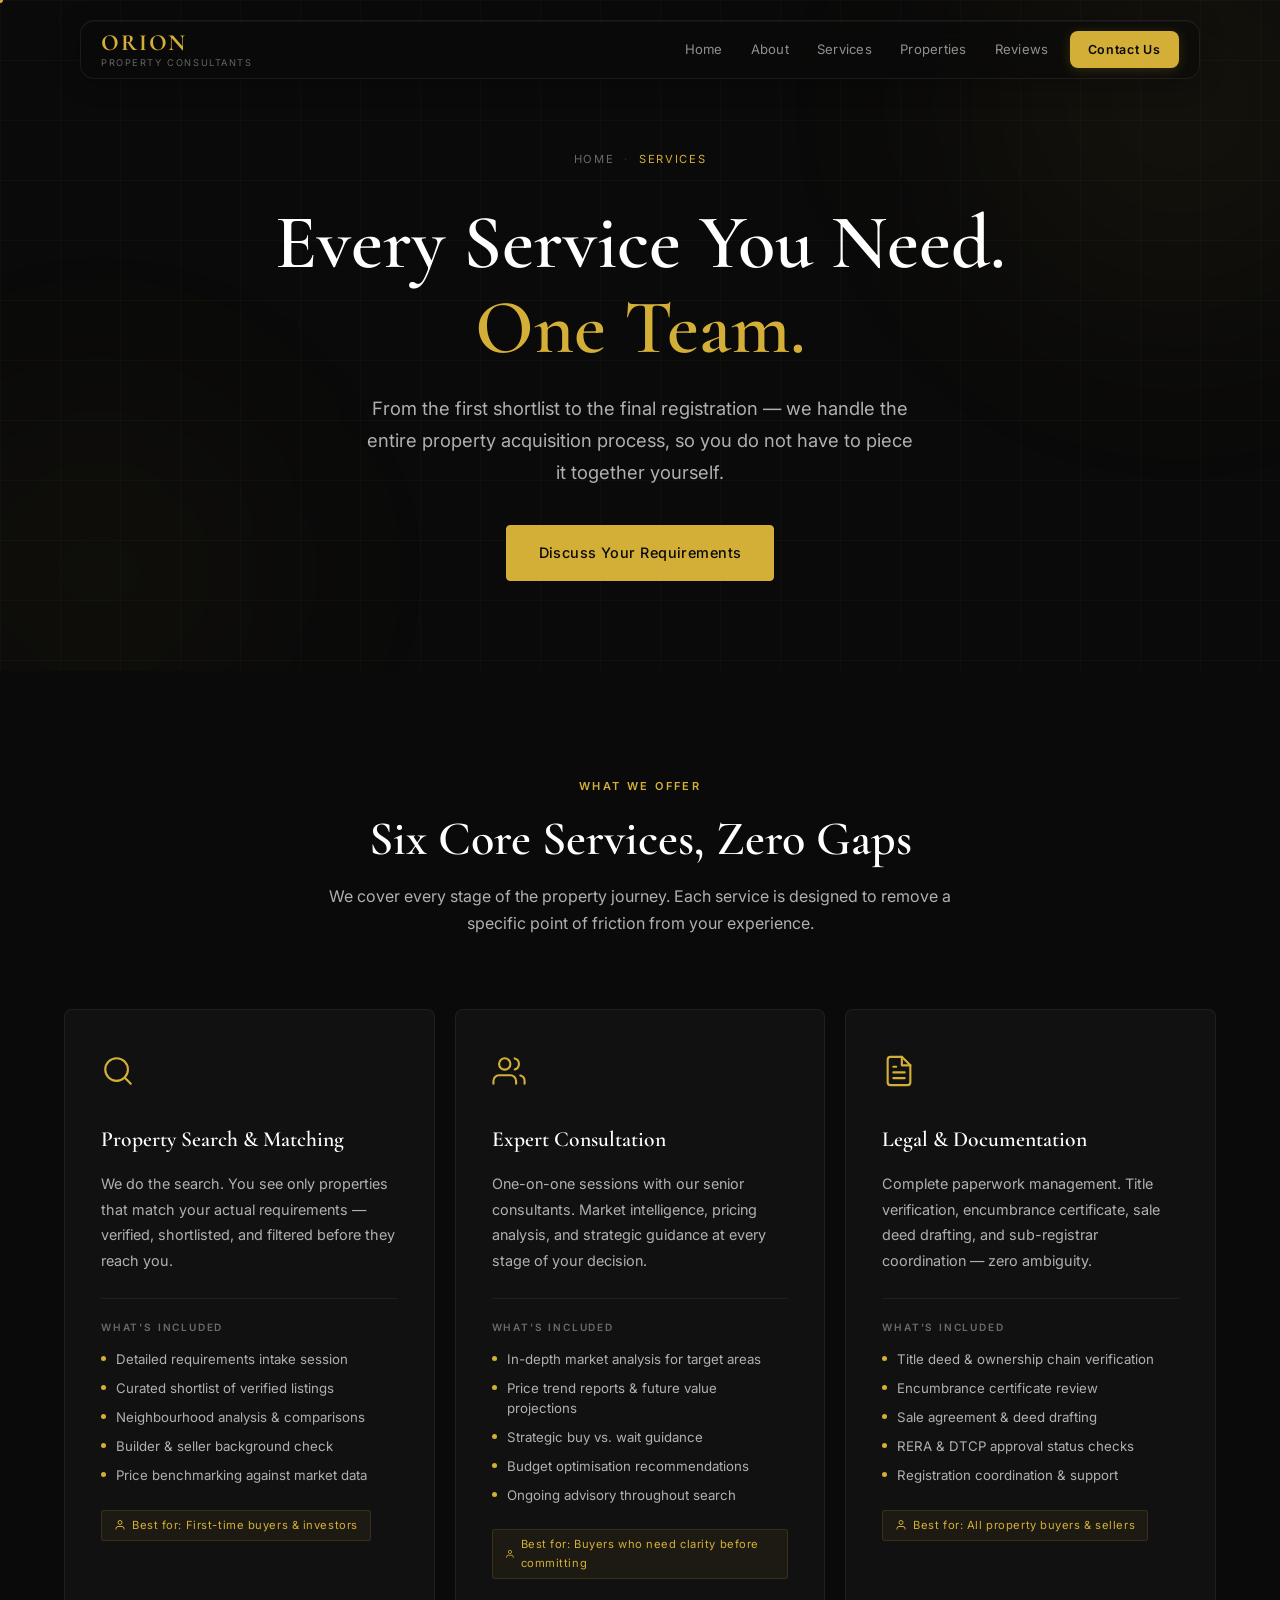
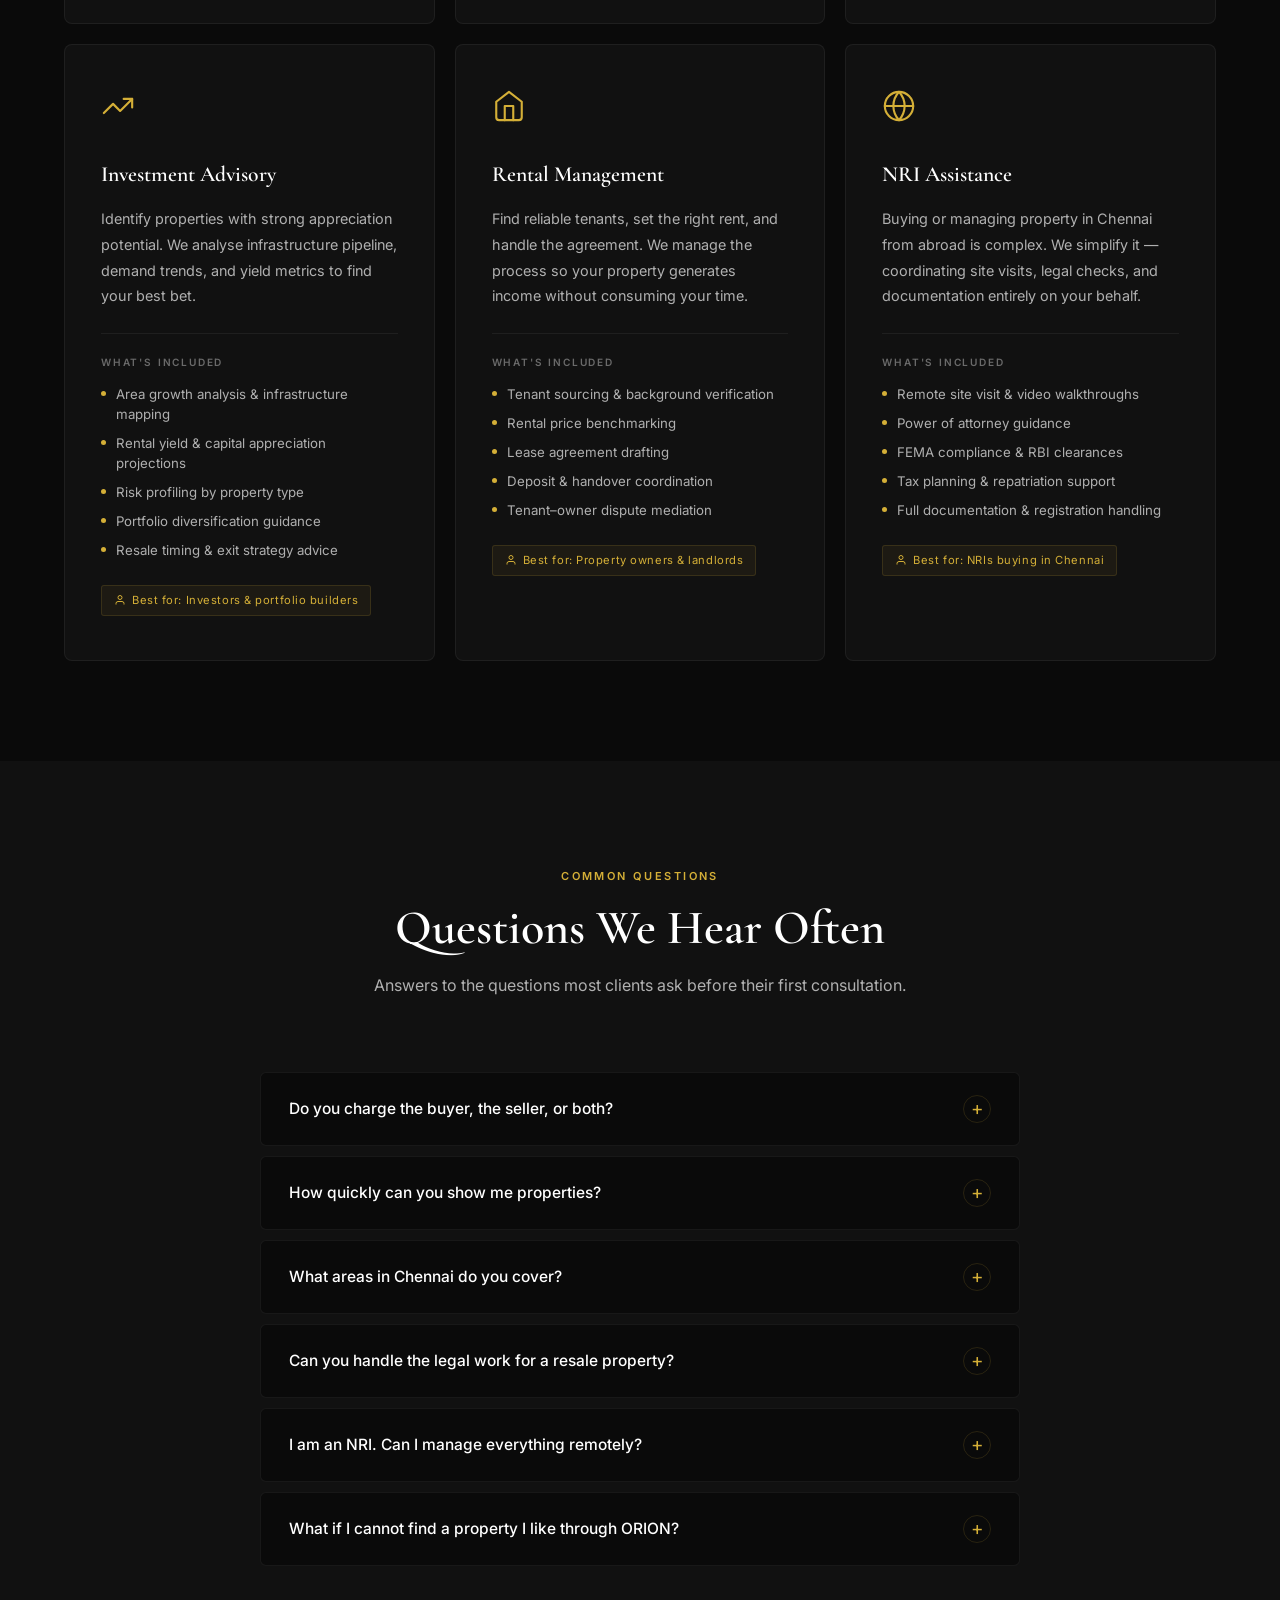
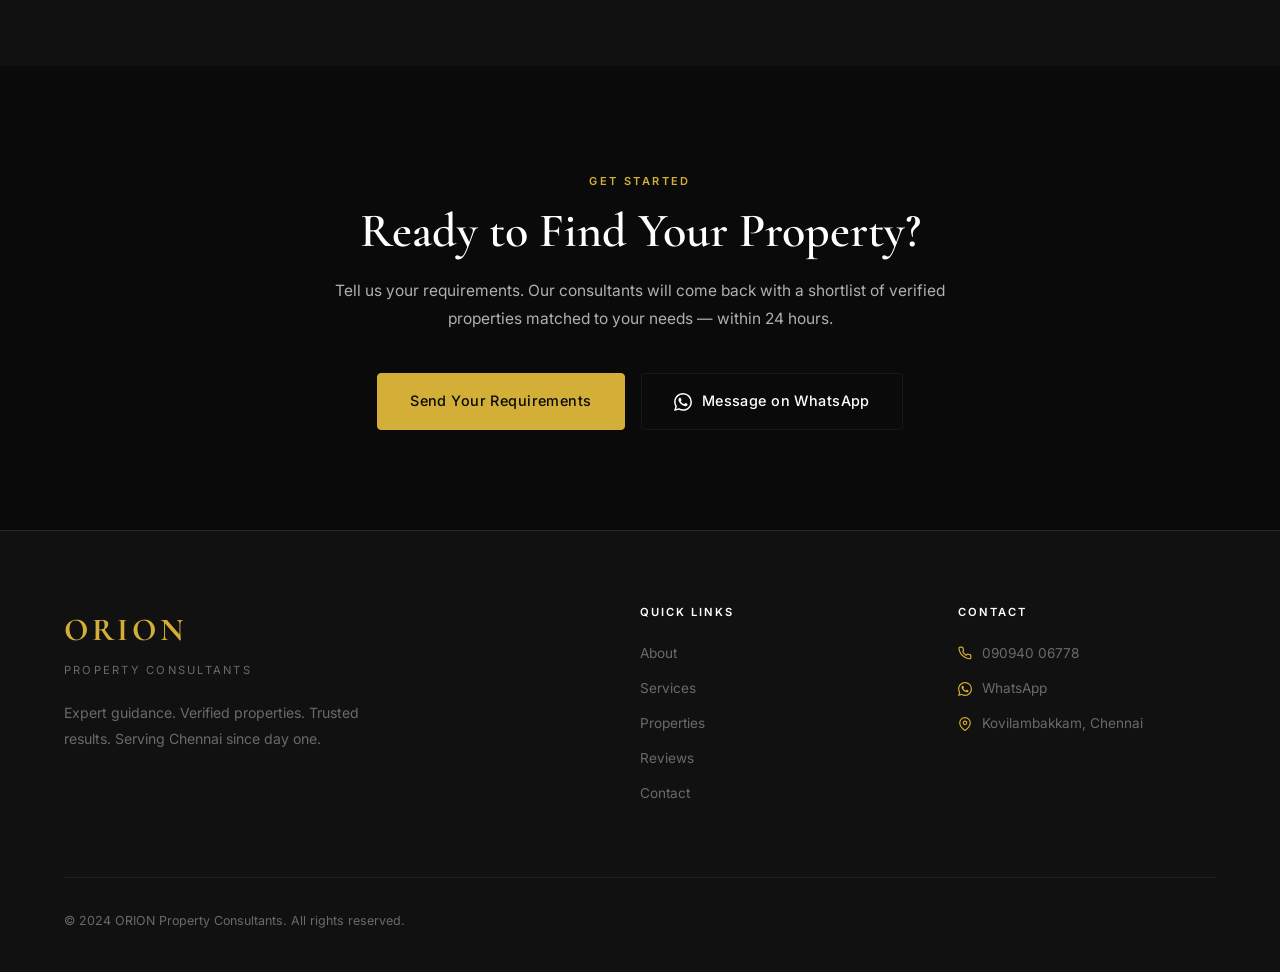
<file: services.html>
<!DOCTYPE html>
<html lang="en">
<head>
  <meta charset="UTF-8">
  <meta name="viewport" content="width=device-width, initial-scale=1.0">
  <meta name="description" content="ORION Property Consultants services — property search, expert consultation, legal documentation, investment advisory, rental management, and NRI assistance in Chennai.">
  <meta property="og:title" content="Services | ORION Property Consultants, Chennai">
  <meta property="og:description" content="End-to-end property services in Chennai. From search to registration — handled with precision.">
  <title>Services | ORION Property Consultants, Chennai</title>
  <link rel="stylesheet" href="style.css?v=7">
  <link rel="preconnect" href="https://fonts.googleapis.com">
  <link rel="preconnect" href="https://fonts.gstatic.com" crossorigin>
  <link href="https://fonts.googleapis.com/css2?family=Cormorant+Garamond:wght@300;400;600;700&family=Inter:wght@300;400;500;600&display=swap" rel="stylesheet">
</head>
<body>

  <!-- ─── NAVIGATION ─────────────────────────────────────── -->
  <nav class="nav" id="nav" role="navigation" aria-label="Main navigation">
    <div class="nav-container">
      <a href="index.html" class="nav-logo" aria-label="ORION Property Consultants home">
        <span class="logo-text">ORION</span>
        <span class="logo-sub">Property Consultants</span>
      </a>
      <button class="hamburger" id="hamburger" aria-label="Toggle navigation menu" aria-expanded="false" aria-controls="nav-links">
        <span></span>
        <span></span>
        <span></span>
      </button>
      <ul class="nav-links" id="nav-links" role="list">
        <li><a href="index.html">Home</a></li>
        <li><a href="about.html">About</a></li>
        <li><a href="services.html" style="color:var(--white)">Services</a></li>
        <li><a href="index.html#portfolio">Properties</a></li>
        <li><a href="index.html#testimonials">Reviews</a></li>
        <li><a href="contact.html" class="nav-cta">Contact Us</a></li>
      </ul>
    </div>
  </nav>

  <!-- ─── PAGE HERO ──────────────────────────────────────── -->
  <section class="page-hero" aria-label="Services page hero">
    <div class="hero-bg" aria-hidden="true">
      <div class="hero-grid-overlay"></div>
      <div class="hero-gradient-orb orb-1"></div>
      <div class="hero-gradient-orb orb-2"></div>
    </div>
    <div class="page-hero-content">
      <nav class="page-breadcrumb" aria-label="Breadcrumb">
        <a href="index.html">Home</a>
        <span class="sep" aria-hidden="true">·</span>
        <span class="current" aria-current="page">Services</span>
      </nav>
      <h1 class="page-hero-title">
        Every Service You Need.<br><span class="gold">One Team.</span>
      </h1>
      <p class="page-hero-sub">
        From the first shortlist to the final registration — we handle the entire property acquisition process, so you do not have to piece it together yourself.
      </p>
      <a href="contact.html" class="btn btn-gold">Discuss Your Requirements</a>
    </div>
  </section>

  <!-- ─── SERVICES GRID ────────────────────────────────────── -->
  <section class="section" id="services-detail" aria-labelledby="services-detail-heading">
    <div class="container">
      <div class="section-header reveal">
        <span class="section-tag">What We Offer</span>
        <h2 class="section-title" id="services-detail-heading">Six Core Services, Zero Gaps</h2>
        <p class="section-desc">We cover every stage of the property journey. Each service is designed to remove a specific point of friction from your experience.</p>
      </div>

      <div class="services-full-grid stagger">

        <!-- 1. Property Search & Matching -->
        <article class="service-full-card reveal" tabindex="0">
          <div class="service-icon" aria-hidden="true">
            <svg width="34" height="34" viewBox="0 0 24 24" fill="none" stroke="currentColor" stroke-width="1.5" stroke-linecap="round" stroke-linejoin="round">
              <circle cx="11" cy="11" r="8"/>
              <line x1="21" y1="21" x2="16.65" y2="16.65"/>
            </svg>
          </div>
          <h3>Property Search &amp; Matching</h3>
          <p class="short-desc">We do the search. You see only properties that match your actual requirements — verified, shortlisted, and filtered before they reach you.</p>
          <div class="service-includes">
            <p class="includes-label">What's Included</p>
            <ul>
              <li>Detailed requirements intake session</li>
              <li>Curated shortlist of verified listings</li>
              <li>Neighbourhood analysis &amp; comparisons</li>
              <li>Builder &amp; seller background check</li>
              <li>Price benchmarking against market data</li>
            </ul>
          </div>
          <span class="for-who" aria-label="Best for: First-time buyers and investors">
            <svg width="12" height="12" viewBox="0 0 24 24" fill="none" stroke="currentColor" stroke-width="2" aria-hidden="true"><path d="M20 21v-2a4 4 0 0 0-4-4H8a4 4 0 0 0-4 4v2"/><circle cx="12" cy="7" r="4"/></svg>
            Best for: First-time buyers &amp; investors
          </span>
          <div class="card-accent" aria-hidden="true"></div>
        </article>

        <!-- 2. Expert Consultation -->
        <article class="service-full-card reveal" tabindex="0">
          <div class="service-icon" aria-hidden="true">
            <svg width="34" height="34" viewBox="0 0 24 24" fill="none" stroke="currentColor" stroke-width="1.5" stroke-linecap="round" stroke-linejoin="round">
              <path d="M17 21v-2a4 4 0 0 0-4-4H5a4 4 0 0 0-4 4v2"/>
              <circle cx="9" cy="7" r="4"/>
              <path d="M23 21v-2a4 4 0 0 0-3-3.87"/>
              <path d="M16 3.13a4 4 0 0 1 0 7.75"/>
            </svg>
          </div>
          <h3>Expert Consultation</h3>
          <p class="short-desc">One-on-one sessions with our senior consultants. Market intelligence, pricing analysis, and strategic guidance at every stage of your decision.</p>
          <div class="service-includes">
            <p class="includes-label">What's Included</p>
            <ul>
              <li>In-depth market analysis for target areas</li>
              <li>Price trend reports &amp; future value projections</li>
              <li>Strategic buy vs. wait guidance</li>
              <li>Budget optimisation recommendations</li>
              <li>Ongoing advisory throughout search</li>
            </ul>
          </div>
          <span class="for-who" aria-label="Best for: Buyers who need clarity before committing">
            <svg width="12" height="12" viewBox="0 0 24 24" fill="none" stroke="currentColor" stroke-width="2" aria-hidden="true"><path d="M20 21v-2a4 4 0 0 0-4-4H8a4 4 0 0 0-4 4v2"/><circle cx="12" cy="7" r="4"/></svg>
            Best for: Buyers who need clarity before committing
          </span>
          <div class="card-accent" aria-hidden="true"></div>
        </article>

        <!-- 3. Legal & Documentation -->
        <article class="service-full-card reveal" tabindex="0">
          <div class="service-icon" aria-hidden="true">
            <svg width="34" height="34" viewBox="0 0 24 24" fill="none" stroke="currentColor" stroke-width="1.5" stroke-linecap="round" stroke-linejoin="round">
              <path d="M14 2H6a2 2 0 0 0-2 2v16a2 2 0 0 0 2 2h12a2 2 0 0 0 2-2V8z"/>
              <polyline points="14 2 14 8 20 8"/>
              <line x1="16" y1="13" x2="8" y2="13"/>
              <line x1="16" y1="17" x2="8" y2="17"/>
              <polyline points="10 9 9 9 8 9"/>
            </svg>
          </div>
          <h3>Legal &amp; Documentation</h3>
          <p class="short-desc">Complete paperwork management. Title verification, encumbrance certificate, sale deed drafting, and sub-registrar coordination — zero ambiguity.</p>
          <div class="service-includes">
            <p class="includes-label">What's Included</p>
            <ul>
              <li>Title deed &amp; ownership chain verification</li>
              <li>Encumbrance certificate review</li>
              <li>Sale agreement &amp; deed drafting</li>
              <li>RERA &amp; DTCP approval status checks</li>
              <li>Registration coordination &amp; support</li>
            </ul>
          </div>
          <span class="for-who" aria-label="Best for: All property buyers and sellers">
            <svg width="12" height="12" viewBox="0 0 24 24" fill="none" stroke="currentColor" stroke-width="2" aria-hidden="true"><path d="M20 21v-2a4 4 0 0 0-4-4H8a4 4 0 0 0-4 4v2"/><circle cx="12" cy="7" r="4"/></svg>
            Best for: All property buyers &amp; sellers
          </span>
          <div class="card-accent" aria-hidden="true"></div>
        </article>

        <!-- 4. Investment Advisory -->
        <article class="service-full-card reveal" tabindex="0">
          <div class="service-icon" aria-hidden="true">
            <svg width="34" height="34" viewBox="0 0 24 24" fill="none" stroke="currentColor" stroke-width="1.5" stroke-linecap="round" stroke-linejoin="round">
              <polyline points="22 7 13.5 15.5 8.5 10.5 2 17"/>
              <polyline points="16 7 22 7 22 13"/>
            </svg>
          </div>
          <h3>Investment Advisory</h3>
          <p class="short-desc">Identify properties with strong appreciation potential. We analyse infrastructure pipeline, demand trends, and yield metrics to find your best bet.</p>
          <div class="service-includes">
            <p class="includes-label">What's Included</p>
            <ul>
              <li>Area growth analysis &amp; infrastructure mapping</li>
              <li>Rental yield &amp; capital appreciation projections</li>
              <li>Risk profiling by property type</li>
              <li>Portfolio diversification guidance</li>
              <li>Resale timing &amp; exit strategy advice</li>
            </ul>
          </div>
          <span class="for-who" aria-label="Best for: Investors and portfolio builders">
            <svg width="12" height="12" viewBox="0 0 24 24" fill="none" stroke="currentColor" stroke-width="2" aria-hidden="true"><path d="M20 21v-2a4 4 0 0 0-4-4H8a4 4 0 0 0-4 4v2"/><circle cx="12" cy="7" r="4"/></svg>
            Best for: Investors &amp; portfolio builders
          </span>
          <div class="card-accent" aria-hidden="true"></div>
        </article>

        <!-- 5. Rental Management -->
        <article class="service-full-card reveal" tabindex="0">
          <div class="service-icon" aria-hidden="true">
            <svg width="34" height="34" viewBox="0 0 24 24" fill="none" stroke="currentColor" stroke-width="1.5" stroke-linecap="round" stroke-linejoin="round">
              <path d="M3 9l9-7 9 7v11a2 2 0 0 1-2 2H5a2 2 0 0 1-2-2z"/>
              <polyline points="9 22 9 12 15 12 15 22"/>
            </svg>
          </div>
          <h3>Rental Management</h3>
          <p class="short-desc">Find reliable tenants, set the right rent, and handle the agreement. We manage the process so your property generates income without consuming your time.</p>
          <div class="service-includes">
            <p class="includes-label">What's Included</p>
            <ul>
              <li>Tenant sourcing &amp; background verification</li>
              <li>Rental price benchmarking</li>
              <li>Lease agreement drafting</li>
              <li>Deposit &amp; handover coordination</li>
              <li>Tenant–owner dispute mediation</li>
            </ul>
          </div>
          <span class="for-who" aria-label="Best for: Property owners and landlords">
            <svg width="12" height="12" viewBox="0 0 24 24" fill="none" stroke="currentColor" stroke-width="2" aria-hidden="true"><path d="M20 21v-2a4 4 0 0 0-4-4H8a4 4 0 0 0-4 4v2"/><circle cx="12" cy="7" r="4"/></svg>
            Best for: Property owners &amp; landlords
          </span>
          <div class="card-accent" aria-hidden="true"></div>
        </article>

        <!-- 6. NRI Assistance -->
        <article class="service-full-card reveal" tabindex="0">
          <div class="service-icon" aria-hidden="true">
            <svg width="34" height="34" viewBox="0 0 24 24" fill="none" stroke="currentColor" stroke-width="1.5" stroke-linecap="round" stroke-linejoin="round">
              <circle cx="12" cy="12" r="10"/>
              <line x1="2" y1="12" x2="22" y2="12"/>
              <path d="M12 2a15.3 15.3 0 0 1 4 10 15.3 15.3 0 0 1-4 10 15.3 15.3 0 0 1-4-10 15.3 15.3 0 0 1 4-10z"/>
            </svg>
          </div>
          <h3>NRI Assistance</h3>
          <p class="short-desc">Buying or managing property in Chennai from abroad is complex. We simplify it — coordinating site visits, legal checks, and documentation entirely on your behalf.</p>
          <div class="service-includes">
            <p class="includes-label">What's Included</p>
            <ul>
              <li>Remote site visit &amp; video walkthroughs</li>
              <li>Power of attorney guidance</li>
              <li>FEMA compliance &amp; RBI clearances</li>
              <li>Tax planning &amp; repatriation support</li>
              <li>Full documentation &amp; registration handling</li>
            </ul>
          </div>
          <span class="for-who" aria-label="Best for: Non-Resident Indians buying in Chennai">
            <svg width="12" height="12" viewBox="0 0 24 24" fill="none" stroke="currentColor" stroke-width="2" aria-hidden="true"><path d="M20 21v-2a4 4 0 0 0-4-4H8a4 4 0 0 0-4 4v2"/><circle cx="12" cy="7" r="4"/></svg>
            Best for: NRIs buying in Chennai
          </span>
          <div class="card-accent" aria-hidden="true"></div>
        </article>

      </div>
    </div>
  </section>

  <!-- ─── FAQ ──────────────────────────────────────────────── -->
  <section class="faq-section" aria-labelledby="faq-heading">
    <div class="container">
      <div class="section-header reveal">
        <span class="section-tag">Common Questions</span>
        <h2 class="section-title" id="faq-heading">Questions We Hear Often</h2>
        <p class="section-desc">Answers to the questions most clients ask before their first consultation.</p>
      </div>
      <div class="faq-list" role="list">

        <div class="faq-item" role="listitem">
          <button class="faq-question" aria-expanded="false" aria-controls="faq-a1">
            <span class="faq-q-text">Do you charge the buyer, the seller, or both?</span>
            <span class="faq-icon" aria-hidden="true">+</span>
          </button>
          <div class="faq-answer" id="faq-a1" role="region">
            <p>Our standard model is a commission from the seller or developer upon successful transaction. Buyers pay no upfront fees for property search and consultation services. For specialised services like legal documentation and NRI assistance, we provide a clear fee structure before any engagement.</p>
          </div>
        </div>

        <div class="faq-item" role="listitem">
          <button class="faq-question" aria-expanded="false" aria-controls="faq-a2">
            <span class="faq-q-text">How quickly can you show me properties?</span>
            <span class="faq-icon" aria-hidden="true">+</span>
          </button>
          <div class="faq-answer" id="faq-a2" role="region">
            <p>After an initial consultation to understand your requirements, we typically return with a verified shortlist within 24–48 hours. Site visits are scheduled based on your availability, usually within the same week. We move at your pace — not ours.</p>
          </div>
        </div>

        <div class="faq-item" role="listitem">
          <button class="faq-question" aria-expanded="false" aria-controls="faq-a3">
            <span class="faq-q-text">What areas in Chennai do you cover?</span>
            <span class="faq-icon" aria-hidden="true">+</span>
          </button>
          <div class="faq-answer" id="faq-a3" role="region">
            <p>Our primary focus is South Chennai — Kovilambakkam, Medavakkam, Perumbakkam, Sholinganallur, Pallikaranai, Velachery, and surrounding areas. We also handle transactions in select Central and West Chennai locations for existing clients and referrals.</p>
          </div>
        </div>

        <div class="faq-item" role="listitem">
          <button class="faq-question" aria-expanded="false" aria-controls="faq-a4">
            <span class="faq-q-text">Can you handle the legal work for a resale property?</span>
            <span class="faq-icon" aria-hidden="true">+</span>
          </button>
          <div class="faq-answer" id="faq-a4" role="region">
            <p>Yes. Resale property documentation is often more complex than new construction — older title deeds, succession issues, and undisclosed encumbrances are common. We work with experienced property lawyers to conduct a thorough title search and prepare a clean documentation chain before the sale agreement is signed.</p>
          </div>
        </div>

        <div class="faq-item" role="listitem">
          <button class="faq-question" aria-expanded="false" aria-controls="faq-a5">
            <span class="faq-q-text">I am an NRI. Can I manage everything remotely?</span>
            <span class="faq-icon" aria-hidden="true">+</span>
          </button>
          <div class="faq-answer" id="faq-a5" role="region">
            <p>Yes. Our NRI service is built specifically for remote management. We conduct detailed video walkthroughs, coordinate all inspections on your behalf, prepare all documents for digital review, and can work with your authorised representative in Chennai to complete registration. Most NRI clients finalise their purchase entirely remotely.</p>
          </div>
        </div>

        <div class="faq-item" role="listitem">
          <button class="faq-question" aria-expanded="false" aria-controls="faq-a6">
            <span class="faq-q-text">What if I cannot find a property I like through ORION?</span>
            <span class="faq-icon" aria-hidden="true">+</span>
          </button>
          <div class="faq-answer" id="faq-a6" role="region">
            <p>We have no interest in pushing you toward an unsuitable property to close a commission. If we cannot find the right option within your parameters in our current inventory, we will tell you honestly — and advise whether to adjust your criteria, wait for new inventory, or consider adjacent areas. Our reputation depends on clients who are genuinely satisfied, not just transacted.</p>
          </div>
        </div>

      </div>
    </div>
  </section>

  <!-- ─── CTA ──────────────────────────────────────────────── -->
  <section class="cta-section" aria-label="Call to action">
    <div class="container">
      <div class="cta-inner">
        <span class="section-tag reveal">Get Started</span>
        <h2 class="section-title reveal">Ready to Find Your Property?</h2>
        <p class="reveal">Tell us your requirements. Our consultants will come back with a shortlist of verified properties matched to your needs — within 24 hours.</p>
        <div class="cta-buttons reveal">
          <a href="contact.html" class="btn btn-gold">Send Your Requirements</a>
          <a href="https://wa.me/919094006778?text=Hi%20ORION%2C%20I%20want%20to%20discuss%20your%20services.%20Can%20we%20connect%3F"
             class="btn btn-whatsapp" target="_blank" rel="noopener noreferrer"
             aria-label="Message ORION on WhatsApp">
            <svg xmlns="http://www.w3.org/2000/svg" width="18" height="18" viewBox="0 0 24 24" fill="currentColor" aria-hidden="true">
              <path d="M17.472 14.382c-.297-.149-1.758-.867-2.03-.967-.273-.099-.471-.148-.67.15-.197.297-.767.966-.94 1.164-.173.199-.347.223-.644.075-.297-.15-1.255-.463-2.39-1.475-.883-.788-1.48-1.761-1.653-2.059-.173-.297-.018-.458.13-.606.134-.133.298-.347.446-.52.149-.174.198-.298.298-.497.099-.198.05-.371-.025-.52-.075-.149-.669-1.612-.916-2.207-.242-.579-.487-.5-.669-.51-.173-.008-.371-.01-.57-.01-.198 0-.52.074-.792.372-.272.297-1.04 1.016-1.04 2.479 0 1.462 1.065 2.875 1.213 3.074.149.198 2.096 3.2 5.077 4.487.709.306 1.262.489 1.694.625.712.227 1.36.195 1.871.118.571-.085 1.758-.719 2.006-1.413.248-.694.248-1.289.173-1.413-.074-.124-.272-.198-.57-.347m-5.421 7.403h-.004a9.87 9.87 0 01-5.031-1.378l-.361-.214-3.741.982.998-3.648-.235-.374a9.86 9.86 0 01-1.51-5.26c.001-5.45 4.436-9.884 9.888-9.884 2.64 0 5.122 1.03 6.988 2.898a9.825 9.825 0 012.893 6.994c-.003 5.45-4.437 9.884-9.885 9.884m8.413-18.297A11.815 11.815 0 0012.05 0C5.495 0 .16 5.335.157 11.892c0 2.096.547 4.142 1.588 5.945L.057 24l6.305-1.654a11.882 11.882 0 005.683 1.448h.005c6.554 0 11.89-5.335 11.893-11.893a11.821 11.821 0 00-3.48-8.413z"/>
            </svg>
            Message on WhatsApp
          </a>
        </div>
      </div>
    </div>
  </section>

  <!-- ─── FOOTER ────────────────────────────────────────────── -->
  <footer class="footer" role="contentinfo">
    <div class="container">
      <div class="footer-grid">
        <div class="footer-brand">
          <p class="footer-logo">ORION</p>
          <p class="footer-tagline">Property Consultants</p>
          <p class="footer-desc">Expert guidance. Verified properties. Trusted results. Serving Chennai since day one.</p>
        </div>
        <div class="footer-links">
          <h4>Quick Links</h4>
          <ul role="list">
            <li><a href="about.html">About</a></li>
            <li><a href="services.html">Services</a></li>
            <li><a href="index.html#portfolio">Properties</a></li>
            <li><a href="index.html#testimonials">Reviews</a></li>
            <li><a href="contact.html">Contact</a></li>
          </ul>
        </div>
        <div class="footer-contact">
          <h4>Contact</h4>
          <ul role="list">
            <li>
              <a href="tel:+919094006778" aria-label="Call 090940 06778">
                <svg width="14" height="14" viewBox="0 0 24 24" fill="none" stroke="#d4af37" stroke-width="2" aria-hidden="true">
                  <path d="M22 16.92v3a2 2 0 0 1-2.18 2 19.79 19.79 0 0 1-8.63-3.07A19.5 19.5 0 0 1 4.69 13a19.79 19.79 0 0 1-3.07-8.67A2 2 0 0 1 3.6 2h3a2 2 0 0 1 2 1.72 12.84 12.84 0 0 0 .7 2.81 2 2 0 0 1-.45 2.11L8.09 9.91a16 16 0 0 0 6 6l1.27-1.27a2 2 0 0 1 2.11-.45 12.84 12.84 0 0 0 2.81.7A2 2 0 0 1 22 16.92z"></path>
                </svg>
                090940 06778
              </a>
            </li>
            <li>
              <a href="https://wa.me/919094006778?text=Hi%20ORION%2C%20I'm%20interested%20in%20finding%20property.%20Can%20you%20help%3F"
                 target="_blank" rel="noopener noreferrer" aria-label="WhatsApp ORION">
                <svg width="14" height="14" viewBox="0 0 24 24" fill="#d4af37" aria-hidden="true">
                  <path d="M17.472 14.382c-.297-.149-1.758-.867-2.03-.967-.273-.099-.471-.148-.67.15-.197.297-.767.966-.94 1.164-.173.199-.347.223-.644.075-.297-.15-1.255-.463-2.39-1.475-.883-.788-1.48-1.761-1.653-2.059-.173-.297-.018-.458.13-.606.134-.133.298-.347.446-.52.149-.174.198-.298.298-.497.099-.198.05-.371-.025-.52-.075-.149-.669-1.612-.916-2.207-.242-.579-.487-.5-.669-.51-.173-.008-.371-.01-.57-.01-.198 0-.52.074-.792.372-.272.297-1.04 1.016-1.04 2.479 0 1.462 1.065 2.875 1.213 3.074.149.198 2.096 3.2 5.077 4.487.709.306 1.262.489 1.694.625.712.227 1.36.195 1.871.118.571-.085 1.758-.719 2.006-1.413.248-.694.248-1.289.173-1.413-.074-.124-.272-.198-.57-.347m-5.421 7.403h-.004a9.87 9.87 0 01-5.031-1.378l-.361-.214-3.741.982.998-3.648-.235-.374a9.86 9.86 0 01-1.51-5.26c.001-5.45 4.436-9.884 9.888-9.884 2.64 0 5.122 1.03 6.988 2.898a9.825 9.825 0 012.893 6.994c-.003 5.45-4.437 9.884-9.885 9.884m8.413-18.297A11.815 11.815 0 0012.05 0C5.495 0 .16 5.335.157 11.892c0 2.096.547 4.142 1.588 5.945L.057 24l6.305-1.654a11.882 11.882 0 005.683 1.448h.005c6.554 0 11.89-5.335 11.893-11.893a11.821 11.821 0 00-3.48-8.413z"/>
                </svg>
                WhatsApp
              </a>
            </li>
            <li>
              <a href="https://maps.google.com/?q=Kovilambakkam,+Chennai"
                 target="_blank" rel="noopener noreferrer" aria-label="View on Google Maps">
                <svg width="14" height="14" viewBox="0 0 24 24" fill="none" stroke="#d4af37" stroke-width="2" aria-hidden="true">
                  <path d="M21 10c0 7-9 13-9 13s-9-6-9-13a9 9 0 0 1 18 0z"></path>
                  <circle cx="12" cy="10" r="3"></circle>
                </svg>
                Kovilambakkam, Chennai
              </a>
            </li>
          </ul>
        </div>
      </div>
      <div class="footer-bottom">
        <p>&copy; 2024 ORION Property Consultants. All rights reserved.</p>
      </div>
    </div>
  </footer>

  <!-- ─── STICKY WHATSAPP (MOBILE) ────────────────────────── -->
  <a href="https://wa.me/919094006778?text=Hi%20ORION%2C%20I'm%20interested%20in%20finding%20property.%20Can%20you%20help%3F"
     class="sticky-wa" target="_blank" rel="noopener noreferrer"
     aria-label="Chat with ORION on WhatsApp">
    <svg xmlns="http://www.w3.org/2000/svg" width="26" height="26" viewBox="0 0 24 24" fill="currentColor" aria-hidden="true">
      <path d="M17.472 14.382c-.297-.149-1.758-.867-2.03-.967-.273-.099-.471-.148-.67.15-.197.297-.767.966-.94 1.164-.173.199-.347.223-.644.075-.297-.15-1.255-.463-2.39-1.475-.883-.788-1.48-1.761-1.653-2.059-.173-.297-.018-.458.13-.606.134-.133.298-.347.446-.52.149-.174.198-.298.298-.497.099-.198.05-.371-.025-.52-.075-.149-.669-1.612-.916-2.207-.242-.579-.487-.5-.669-.51-.173-.008-.371-.01-.57-.01-.198 0-.52.074-.792.372-.272.297-1.04 1.016-1.04 2.479 0 1.462 1.065 2.875 1.213 3.074.149.198 2.096 3.2 5.077 4.487.709.306 1.262.489 1.694.625.712.227 1.36.195 1.871.118.571-.085 1.758-.719 2.006-1.413.248-.694.248-1.289.173-1.413-.074-.124-.272-.198-.57-.347m-5.421 7.403h-.004a9.87 9.87 0 01-5.031-1.378l-.361-.214-3.741.982.998-3.648-.235-.374a9.86 9.86 0 01-1.51-5.26c.001-5.45 4.436-9.884 9.888-9.884 2.64 0 5.122 1.03 6.988 2.898a9.825 9.825 0 012.893 6.994c-.003 5.45-4.437 9.884-9.885 9.884m8.413-18.297A11.815 11.815 0 0012.05 0C5.495 0 .16 5.335.157 11.892c0 2.096.547 4.142 1.588 5.945L.057 24l6.305-1.654a11.882 11.882 0 005.683 1.448h.005c6.554 0 11.89-5.335 11.893-11.893a11.821 11.821 0 00-3.48-8.413z"/>
    </svg>
  </a>

  <script src="script.js"></script>
</body>
</html>
</file>
<file: style.css>
/* ─── VARIABLES ──────────────────────────────────────── */
:root {
  --black:   #0a0a0a;
  --black-2: #111111;
  --black-3: #181818;
  --gold:    #d4af37;
  --gold-2:  #c9a227;
  --gold-3:  rgba(212, 175, 55, 0.12);
  --gold-4:  rgba(212, 175, 55, 0.06);
  --white:   #ffffff;
  --gray:    #b0b0b0;
  --gray-2:  #6a6a6a;
  --gray-3:  #2a2a2a;
  --border:  rgba(212, 175, 55, 0.15);
  --border-2: rgba(255,255,255,0.06);
  --ff-serif: 'Cormorant Garamond', Georgia, serif;
  --ff-sans:  'Inter', system-ui, sans-serif;
  --transition: 0.35s cubic-bezier(0.4, 0, 0.2, 1);
  --radius: 4px;
  --shadow: 0 20px 60px rgba(0,0,0,0.5);
}

/* ─── RESET & BASE ───────────────────────────────────── */
*, *::before, *::after { box-sizing: border-box; margin: 0; padding: 0; }

html {
  scroll-behavior: smooth;
  font-size: 16px;
  -webkit-text-size-adjust: 100%;
  overflow-x: hidden;
}

body {
  background: var(--black);
  color: var(--white);
  font-family: var(--ff-sans);
  font-weight: 400;
  line-height: 1.7;
  overflow-x: hidden;
}

img { max-width: 100%; height: auto; display: block; }
a { color: inherit; text-decoration: none; }
ul, ol { list-style: none; }
button { cursor: pointer; border: none; background: none; font: inherit; }
input, select, textarea { font: inherit; }

::selection { background: var(--gold); color: var(--black); }

/* ─── UTILITY ────────────────────────────────────────── */
.container {
  width: 100%;
  max-width: 1200px;
  margin: 0 auto;
  padding: 0 24px;
}

.section {
  padding: 100px 0;
}

.section-header {
  text-align: center;
  max-width: 660px;
  margin: 0 auto 72px;
}

.section-tag {
  display: inline-block;
  font-size: 11px;
  font-weight: 600;
  letter-spacing: 0.22em;
  text-transform: uppercase;
  color: var(--gold);
  margin-bottom: 16px;
}

.section-title {
  font-family: var(--ff-serif);
  font-size: clamp(2rem, 4vw, 3rem);
  font-weight: 600;
  line-height: 1.15;
  color: var(--white);
  margin-bottom: 16px;
}

.section-desc {
  font-size: 1rem;
  color: var(--gray);
  line-height: 1.7;
}

/* ─── SCROLL REVEAL ──────────────────────────────────── */
.reveal {
  opacity: 0;
  transform: translateY(28px);
  transition: opacity 0.7s ease, transform 0.7s ease;
}
.reveal.visible {
  opacity: 1;
  transform: translateY(0);
}
.reveal:nth-child(2) { transition-delay: 0.1s; }
.reveal:nth-child(3) { transition-delay: 0.2s; }
.reveal:nth-child(4) { transition-delay: 0.3s; }

/* ─── BUTTONS ────────────────────────────────────────── */
.btn {
  display: inline-flex;
  align-items: center;
  gap: 10px;
  padding: 15px 32px;
  border-radius: var(--radius);
  font-size: 0.9rem;
  font-weight: 500;
  letter-spacing: 0.03em;
  transition: var(--transition);
  white-space: nowrap;
}

.btn-gold {
  background: var(--gold);
  color: var(--black);
  border: 1px solid var(--gold);
}
.btn-gold:hover {
  background: var(--gold-2);
  transform: translateY(-2px);
  box-shadow: 0 8px 32px rgba(212,175,55,0.3);
}
.btn-gold:active { transform: translateY(0); }

.btn-whatsapp {
  background: transparent;
  color: var(--white);
  border: 1px solid var(--border-2);
}
.btn-whatsapp:hover {
  border-color: rgba(255,255,255,0.3);
  background: rgba(255,255,255,0.05);
  transform: translateY(-2px);
}

.btn-full {
  width: 100%;
  justify-content: center;
}

/* ─── NAVIGATION ─────────────────────────────────────── */
/* Mobile bar — always full-width pinned to top */
.nav {
  position: fixed;
  top: 0;
  left: 0;
  right: 0;
  z-index: 1000;
  background: rgba(8, 8, 8, 0.98);
  padding: 16px 24px;
  border-bottom: 1px solid rgba(212, 175, 55, 0.18);
  transition: background 0.35s ease, border-color 0.35s ease, box-shadow 0.35s ease;
}
.nav.scrolled {
  background: #080808;
  box-shadow: 0 2px 16px rgba(0, 0, 0, 0.6);
  border-bottom-color: rgba(212, 175, 55, 0.35);
}

.nav-container {
  display: flex;
  align-items: center;
  justify-content: space-between;
}

.nav-logo {
  display: flex;
  flex-direction: column;
  line-height: 1;
  flex-shrink: 0;
  position: relative;
  z-index: 1002;
}
.logo-text {
  font-family: var(--ff-serif);
  font-size: 1.45rem;
  font-weight: 700;
  color: var(--gold);
  letter-spacing: 0.08em;
}
.logo-sub {
  font-size: 0.58rem;
  letter-spacing: 0.17em;
  text-transform: uppercase;
  color: rgba(176, 176, 176, 0.55);
  margin-top: 2px;
}

/* Hamburger — always visible */
.hamburger {
  display: flex;
  flex-direction: column;
  gap: 5px;
  padding: 6px;
  position: relative;
  z-index: 1002;
  cursor: pointer;
}
.hamburger span {
  display: block;
  width: 26px;
  height: 2px;
  background: var(--white);
  border-radius: 2px;
  transition: var(--transition);
  transform-origin: center;
}
.hamburger.active span:nth-child(1) { transform: translateY(7px) rotate(45deg); }
.hamburger.active span:nth-child(2) { opacity: 0; transform: scaleX(0); }
.hamburger.active span:nth-child(3) { transform: translateY(-7px) rotate(-45deg); }

/* Full-screen mobile menu */
.nav-links {
  position: fixed;
  inset: 0;
  display: flex;
  flex-direction: column;
  align-items: center;
  justify-content: center;
  gap: 0;
  background: rgba(8, 8, 8, 0.99);
  padding: 100px 40px 60px;
  transform: translateY(-100%);
  visibility: hidden;
  transition: transform 0.45s cubic-bezier(0.4, 0, 0.2, 1), visibility 0s 0.45s;
  z-index: 1001;
  overflow-y: auto;
}
.nav-links.open {
  transform: translateY(0);
  visibility: visible;
  transition: transform 0.45s cubic-bezier(0.4, 0, 0.2, 1), visibility 0s;
}
.nav-links li { width: 100%; text-align: center; }
.nav-links li a {
  display: block;
  padding: 20px 0;
  font-family: var(--ff-serif);
  font-size: 2.2rem;
  font-weight: 300;
  color: rgba(255, 255, 255, 0.65);
  letter-spacing: 0.04em;
  border-bottom: 1px solid rgba(255, 255, 255, 0.07);
  transition: color 0.22s ease;
}
.nav-links li:last-child a { border-bottom: none; }
.nav-links li a:hover,
.nav-links li a:active { color: var(--gold); }

.nav-cta {
  background: var(--gold) !important;
  color: var(--black) !important;
  padding: 16px 48px !important;
  border-radius: 8px !important;
  font-family: var(--ff-sans) !important;
  font-weight: 600 !important;
  font-size: 0.9rem !important;
  letter-spacing: 0.06em !important;
  margin-top: 32px;
  display: inline-block !important;
  border-bottom: none !important;
  box-shadow: 0 4px 24px rgba(212, 175, 55, 0.35);
  transition: background 0.22s ease, box-shadow 0.22s ease !important;
}
.nav-cta:hover {
  background: var(--gold-2) !important;
  box-shadow: 0 6px 32px rgba(212, 175, 55, 0.5) !important;
}

/* ─── DESKTOP NAV (1025px+) ──────────────────────────── */
@media (min-width: 1025px) {
  .nav {
    top: 20px;
    left: 50%;
    right: auto;
    width: calc(100% - 48px);
    max-width: 1120px;
    border-radius: 14px;
    border: 1px solid rgba(255, 255, 255, 0.07);
    background: rgba(10, 10, 10, 0.55);
    backdrop-filter: blur(18px) saturate(1.4);
    -webkit-backdrop-filter: blur(18px) saturate(1.4);
    padding: 10px 20px;
    transform: translateX(-50%);
    transition: top 0.45s cubic-bezier(0.4, 0, 0.2, 1),
                background 0.45s ease,
                border-color 0.45s ease,
                box-shadow 0.45s ease;
    box-shadow: 0 4px 24px rgba(0, 0, 0, 0.28),
                inset 0 1px 0 rgba(255, 255, 255, 0.04);
  }
  .nav.scrolled {
    top: 12px;
    background: rgba(10, 10, 10, 0.82);
    backdrop-filter: blur(28px) saturate(1.6);
    -webkit-backdrop-filter: blur(28px) saturate(1.6);
    border-color: rgba(212, 175, 55, 0.14);
    box-shadow: 0 8px 40px rgba(0, 0, 0, 0.45),
                0 0 0 1px rgba(212, 175, 55, 0.05),
                inset 0 1px 0 rgba(255, 255, 255, 0.04);
  }
  .hamburger { display: none; }
  .nav-links {
    position: static;
    inset: auto;
    display: flex;
    flex-direction: row;
    align-items: center;
    justify-content: flex-end;
    gap: 2px;
    background: none;
    padding: 0;
    transform: none;
    visibility: visible;
    transition: none;
    z-index: auto;
    overflow: visible;
  }
  .nav-links li { width: auto; text-align: left; }
  .nav-links li a {
    display: inline-block;
    padding: 7px 13px;
    font-family: var(--ff-sans);
    font-size: 0.82rem;
    font-weight: 400;
    color: rgba(255, 255, 255, 0.55);
    border-bottom: none;
    border-radius: 8px;
    letter-spacing: 0.02em;
    white-space: nowrap;
    transition: color 0.22s ease, background 0.22s ease;
  }
  .nav-links li a:hover {
    color: var(--white);
    background: rgba(255, 255, 255, 0.07);
  }
  .nav-cta {
    font-family: var(--ff-sans) !important;
    padding: 8px 18px !important;
    font-size: 0.78rem !important;
    margin-top: 0;
    margin-left: 6px;
    box-shadow: 0 2px 12px rgba(212, 175, 55, 0.2);
  }
}

/* ─── HERO ───────────────────────────────────────────── */
.hero {
  min-height: 100dvh;
  display: flex;
  flex-direction: column;
  align-items: center;
  justify-content: center;
  position: relative;
  overflow: hidden;
  padding: 120px 24px 100px;
}

.hero-bg {
  position: absolute;
  inset: 0;
  z-index: 0;
}

.hero-dot-grid {
  position: absolute;
  inset: 0;
  background-image: radial-gradient(circle, rgba(212,175,55,0.09) 1px, transparent 1px);
  background-size: 36px 36px;
}

.hero-grid-overlay {
  position: absolute;
  inset: 0;
  background-image:
    linear-gradient(rgba(212,175,55,0.03) 1px, transparent 1px),
    linear-gradient(90deg, rgba(212,175,55,0.03) 1px, transparent 1px);
  background-size: 60px 60px;
}

.hero-gradient-orb {
  position: absolute;
  border-radius: 50%;
  filter: blur(100px);
  pointer-events: none;
}
.orb-1 {
  width: 600px;
  height: 600px;
  top: -200px;
  right: -200px;
  background: radial-gradient(circle, rgba(212,175,55,0.08) 0%, transparent 70%);
}
.orb-2 {
  width: 500px;
  height: 500px;
  bottom: -150px;
  left: -150px;
  background: radial-gradient(circle, rgba(212,175,55,0.05) 0%, transparent 70%);
}

.hero-content {
  position: relative;
  z-index: 1;
  max-width: 800px;
  margin: 0 auto;
}

.hero-badge {
  display: inline-flex;
  align-items: center;
  gap: 8px;
  border: 1px solid var(--border);
  border-radius: 50px;
  padding: 8px 20px;
  font-size: 0.8rem;
  color: var(--gray);
  letter-spacing: 0.05em;
  margin-bottom: 36px;
  background: rgba(212,175,55,0.04);
}
.badge-star { color: var(--gold); font-size: 1rem; }

.hero-headline {
  font-family: var(--ff-serif);
  font-size: clamp(3.8rem, 7vw, 7.8rem);
  font-weight: 600;
  line-height: 0.95;
  margin-bottom: 0;
  display: flex;
  flex-direction: column;
  align-items: flex-start;
  gap: 0.02em;
  justify-content: flex-start;
}

.hero-headline .word {
  opacity: 0;
  transform: translateY(24px);
  transition: opacity 0.55s ease, transform 0.55s ease;
  display: block;
}
.hero-headline .word.visible {
  opacity: 1;
  transform: translateY(0);
}
.hero-headline .word:not(.gold) {
  font-style: italic;
  font-weight: 300;
  color: rgba(255,255,255,0.82);
}
.hero-headline .gold {
  font-style: normal;
  font-weight: 700;
  color: var(--gold);
  font-size: 1.08em;
}

.hero-sub {
  font-size: clamp(1rem, 2vw, 1.15rem);
  color: var(--gray);
  margin-bottom: 0;
  letter-spacing: 0.02em;
  line-height: 1.7;
}

.hero-cta-group {
  display: flex;
  align-items: center;
  justify-content: flex-start;
  gap: 14px;
  flex-wrap: wrap;
}

.hero-scroll {
  position: absolute;
  bottom: 40px;
  left: 50%;
  transform: translateX(-50%);
  display: flex;
  flex-direction: column;
  align-items: center;
  gap: 8px;
  z-index: 1;
}
.hero-scroll span {
  font-size: 0.65rem;
  letter-spacing: 0.2em;
  text-transform: uppercase;
  color: var(--gray-2);
}
.scroll-line {
  width: 1px;
  height: 40px;
  background: linear-gradient(to bottom, var(--gold), transparent);
  animation: scrollPulse 2s ease-in-out infinite;
}
@keyframes scrollPulse {
  0%, 100% { opacity: 0.3; transform: scaleY(1); }
  50% { opacity: 1; transform: scaleY(0.7); }
}

/* ─── TRUST BAR ──────────────────────────────────────── */
.trust-bar {
  background: var(--black-2);
  border-top: 1px solid var(--border);
  border-bottom: 1px solid var(--border);
  padding: 40px 0;
}
.trust-stats {
  display: flex;
  align-items: center;
  justify-content: center;
  flex-wrap: wrap;
  gap: 0;
}
.stat-item {
  display: flex;
  flex-direction: column;
  align-items: center;
  gap: 4px;
  padding: 12px 48px;
}
.stat-number {
  font-family: var(--ff-serif);
  font-size: 3.2rem;
  font-weight: 700;
  color: var(--gold);
  line-height: 1;
  letter-spacing: -0.02em;
}
.stat-star {
  font-size: 1.6rem;
  vertical-align: middle;
}
.stat-label {
  font-size: 0.72rem;
  letter-spacing: 0.15em;
  text-transform: uppercase;
  color: var(--gray-2);
}
.stat-divider {
  width: 1px;
  height: 48px;
  background: var(--border);
}

/* ─── SERVICES ───────────────────────────────────────── */
.services {
  background: var(--black);
}

.services-grid {
  display: grid;
  grid-template-columns: repeat(3, 1fr);
  gap: 1px;
  background: var(--border);
  border: 1px solid var(--border);
  border-radius: 8px;
  overflow: hidden;
}

.service-card {
  background: var(--black-2);
  padding: 52px 40px;
  position: relative;
  overflow: hidden;
  transition: background var(--transition);
}
.service-card:hover { background: var(--black-3); }
.service-card:focus-visible { outline: 2px solid var(--gold); outline-offset: -2px; }

.service-icon {
  color: var(--gold);
  margin-bottom: 28px;
  transition: transform var(--transition);
}
.service-card:hover .service-icon { transform: scale(1.1); }

.service-card h3 {
  font-family: var(--ff-serif);
  font-size: 1.4rem;
  font-weight: 600;
  color: var(--white);
  margin-bottom: 14px;
  line-height: 1.25;
}
.service-card p {
  font-size: 0.9rem;
  color: var(--gray);
  line-height: 1.75;
}

.card-accent {
  position: absolute;
  bottom: 0;
  left: 0;
  right: 0;
  height: 2px;
  background: var(--gold);
  transform: scaleX(0);
  transform-origin: left;
  transition: transform 0.4s cubic-bezier(0.4, 0, 0.2, 1);
}
.service-card:hover .card-accent { transform: scaleX(1); }

/* ─── PORTFOLIO ──────────────────────────────────────── */
.portfolio {
  background: var(--black-2);
}

.portfolio-grid {
  display: grid;
  grid-template-columns: repeat(4, 1fr);
  gap: 20px;
}

.property-card {
  background: var(--black);
  border: 1px solid var(--border-2);
  border-radius: 8px;
  overflow: hidden;
  transition: border-color var(--transition), transform var(--transition), box-shadow var(--transition);
}
.property-card:hover {
  border-color: var(--gold);
  transform: translateY(-6px);
  box-shadow: 0 20px 50px rgba(212,175,55,0.12);
}
.property-card:focus-visible { outline: 2px solid var(--gold); outline-offset: 2px; }

.property-image {
  height: 228px;
  position: relative;
  display: flex;
  align-items: flex-end;
  padding: 16px;
  overflow: hidden;
}
.prop-1 { background: linear-gradient(160deg, #1a1a2e 0%, #16213e 50%, #0f3460 100%); }
.prop-2 { background: linear-gradient(160deg, #1a0f00 0%, #2d1b00 50%, #3d2200 100%); }
.prop-3 { background: linear-gradient(160deg, #0a1628 0%, #162540 50%, #1f3050 100%); }
.prop-4 { background: linear-gradient(160deg, #1a0505 0%, #2d0e0e 50%, #3d1515 100%); }

.property-image::before {
  content: '';
  position: absolute;
  inset: 0;
  background: url("data:image/svg+xml,%3Csvg width='60' height='60' viewBox='0 0 60 60' xmlns='http://www.w3.org/2000/svg'%3E%3Cg fill='none' fill-rule='evenodd'%3E%3Cg fill='%23ffffff' fill-opacity='0.03'%3E%3Cpath d='M36 34v-4h-2v4h-4v2h4v4h2v-4h4v-2h-4zm0-30V0h-2v4h-4v2h4v4h2V6h4V4h-4zM6 34v-4H4v4H0v2h4v4h2v-4h4v-2H6zM6 4V0H4v4H0v2h4v4h2V6h4V4H6z'/%3E%3C/g%3E%3C/g%3E%3C/svg%3E");
}

.property-type-badge {
  position: absolute;
  top: 14px;
  left: 14px;
  background: rgba(0,0,0,0.7);
  border: 1px solid var(--border);
  color: var(--gold);
  font-size: 0.65rem;
  font-weight: 600;
  letter-spacing: 0.15em;
  text-transform: uppercase;
  padding: 4px 10px;
  border-radius: 2px;
}

.prop-label {
  font-family: var(--ff-serif);
  font-size: 1.1rem;
  color: var(--white);
  position: relative;
  z-index: 1;
  text-shadow: 0 2px 8px rgba(0,0,0,0.8);
}

.property-info {
  padding: 20px;
}
.property-location {
  display: flex;
  align-items: center;
  gap: 5px;
  font-size: 0.72rem;
  color: var(--gray-2);
  letter-spacing: 0.04em;
  margin-bottom: 8px;
}
.property-info h4 {
  font-size: 0.95rem;
  font-weight: 500;
  color: var(--white);
  margin-bottom: 8px;
  line-height: 1.3;
}
.property-price {
  font-family: var(--ff-serif);
  font-size: 1.1rem;
  color: var(--gold);
  margin-bottom: 12px;
}
.property-status {
  display: inline-block;
  font-size: 0.65rem;
  font-weight: 600;
  letter-spacing: 0.15em;
  text-transform: uppercase;
  padding: 3px 10px;
  border-radius: 2px;
}
.status-sold {
  background: rgba(212,175,55,0.1);
  color: var(--gold);
  border: 1px solid rgba(212,175,55,0.3);
}
.status-available {
  background: rgba(34,197,94,0.1);
  color: #4ade80;
  border: 1px solid rgba(34,197,94,0.3);
}

/* ─── PROCESS ────────────────────────────────────────── */
.process {
  background: var(--black);
}

.process-timeline {
  position: relative;
  display: grid;
  grid-template-columns: repeat(4, 1fr);
  gap: 0;
}
.process-timeline::before {
  content: '';
  position: absolute;
  top: 28px;
  left: calc(12.5% + 20px);
  right: calc(12.5% + 20px);
  height: 1px;
  background: linear-gradient(to right, var(--gold), rgba(212,175,55,0.3));
}

.process-step {
  display: flex;
  flex-direction: column;
  align-items: center;
  text-align: center;
  padding: 0 24px;
  position: relative;
}

.step-marker {
  position: relative;
  z-index: 1;
  margin-bottom: 28px;
}
.step-number {
  display: flex;
  align-items: center;
  justify-content: center;
  width: 56px;
  height: 56px;
  border-radius: 50%;
  background: var(--black);
  border: 1px solid var(--gold);
  color: var(--gold);
  font-family: var(--ff-serif);
  font-size: 1.2rem;
  font-weight: 600;
  transition: background var(--transition), box-shadow var(--transition);
}
.process-step:hover .step-number {
  background: var(--gold);
  color: var(--black);
  box-shadow: 0 0 30px rgba(212,175,55,0.35);
}

.step-content h3 {
  font-family: var(--ff-serif);
  font-size: 1.2rem;
  font-weight: 600;
  color: var(--white);
  margin-bottom: 12px;
}
.step-content p {
  font-size: 0.85rem;
  color: var(--gray);
  line-height: 1.75;
}

/* ─── TESTIMONIALS ───────────────────────────────────── */
.testimonials {
  background: var(--black-2);
}

.google-badge {
  display: inline-flex;
  align-items: center;
  gap: 14px;
  border: 1px solid var(--border);
  border-radius: 8px;
  padding: 14px 22px;
  margin-top: 28px;
  background: var(--gold-4);
}
.google-g {
  width: 36px;
  height: 36px;
  background: linear-gradient(135deg, #4285F4, #EA4335, #FBBC05, #34A853);
  border-radius: 50%;
  display: flex;
  align-items: center;
  justify-content: center;
  font-weight: 700;
  font-size: 1.1rem;
  color: white;
  flex-shrink: 0;
}
.badge-stars {
  font-size: 0.85rem;
  color: var(--gold);
}
.badge-stars strong { color: var(--white); }
.badge-count {
  font-size: 0.72rem;
  color: var(--gray-2);
  letter-spacing: 0.04em;
}
.badge-verified {
  display: flex;
  align-items: center;
  gap: 4px;
  font-size: 0.7rem;
  color: var(--gold);
  letter-spacing: 0.08em;
  text-transform: uppercase;
  border-left: 1px solid var(--border);
  padding-left: 14px;
}

.testimonials-grid {
  display: grid;
  grid-template-columns: repeat(3, 1fr);
  gap: 20px;
}

.testimonial-card {
  background: var(--black);
  border: 1px solid var(--border-2);
  border-radius: 8px;
  padding: 40px 36px;
  position: relative;
  transition: border-color var(--transition), transform var(--transition);
}
.testimonial-card:hover {
  border-color: var(--border);
  transform: translateY(-4px);
}

.quote-icon {
  font-family: var(--ff-serif);
  font-size: 5rem;
  color: var(--gold);
  line-height: 0.5;
  margin-bottom: 24px;
  opacity: 0.6;
  display: block;
}
.testimonial-card p {
  font-size: 0.95rem;
  color: var(--gray);
  line-height: 1.8;
  margin-bottom: 28px;
}
.testimonial-footer {
  display: flex;
  align-items: center;
  gap: 14px;
}
.client-avatar {
  width: 42px;
  height: 42px;
  border-radius: 50%;
  background: var(--gold-3);
  border: 1px solid var(--border);
  display: flex;
  align-items: center;
  justify-content: center;
  font-family: var(--ff-serif);
  font-size: 1.1rem;
  color: var(--gold);
  flex-shrink: 0;
}
.client-info { display: flex; flex-direction: column; gap: 2px; }
.client-name {
  font-size: 0.9rem;
  font-weight: 500;
  color: var(--white);
  font-style: normal;
}
.client-stars {
  font-size: 0.75rem;
  color: var(--gold);
  letter-spacing: 0.05em;
}

/* ─── CONTACT ────────────────────────────────────────── */
.contact {
  background: var(--black);
}

.contact-wrapper {
  display: grid;
  grid-template-columns: 1fr 1.4fr;
  gap: 80px;
  align-items: start;
}

.contact-info .section-tag { margin-bottom: 12px; }
.contact-info .section-title { text-align: left; margin-bottom: 16px; }
.contact-intro {
  font-size: 0.95rem;
  color: var(--gray);
  line-height: 1.8;
  margin-bottom: 40px;
}

.contact-items {
  display: flex;
  flex-direction: column;
  gap: 16px;
}
.contact-item {
  display: flex;
  align-items: center;
  gap: 16px;
  padding: 16px 20px;
  border: 1px solid var(--border-2);
  border-radius: 6px;
  background: var(--black-2);
  transition: border-color var(--transition), background var(--transition);
}
.contact-item:hover {
  border-color: var(--border);
  background: var(--black-3);
}
.contact-icon {
  width: 38px;
  height: 38px;
  border-radius: 50%;
  background: var(--gold-3);
  display: flex;
  align-items: center;
  justify-content: center;
  color: var(--gold);
  flex-shrink: 0;
}
.ci-label {
  display: block;
  font-size: 0.68rem;
  letter-spacing: 0.15em;
  text-transform: uppercase;
  color: var(--gray-2);
  margin-bottom: 3px;
}
.ci-value {
  display: block;
  font-size: 0.9rem;
  color: var(--white);
}

.contact-form-wrapper {
  background: var(--black-2);
  border: 1px solid var(--border-2);
  border-radius: 8px;
  padding: 48px 44px;
}

.contact-form { display: flex; flex-direction: column; gap: 20px; }

.form-group {
  display: flex;
  flex-direction: column;
  gap: 8px;
}
.form-row {
  display: grid;
  grid-template-columns: 1fr 1fr;
  gap: 20px;
}

label {
  font-size: 0.78rem;
  font-weight: 500;
  letter-spacing: 0.08em;
  text-transform: uppercase;
  color: var(--gray);
}
label span { color: var(--gold); }

input, select {
  background: var(--black);
  border: 1px solid var(--border-2);
  border-radius: var(--radius);
  padding: 13px 16px;
  color: var(--white);
  font-size: 0.9rem;
  transition: border-color var(--transition), box-shadow var(--transition);
  -webkit-appearance: none;
  appearance: none;
  width: 100%;
}
input::placeholder { color: var(--gray-2); }
input:focus, select:focus {
  outline: none;
  border-color: var(--gold);
  box-shadow: 0 0 0 3px rgba(212,175,55,0.1);
}

select {
  background-image: url("data:image/svg+xml,%3Csvg xmlns='http://www.w3.org/2000/svg' width='12' height='12' viewBox='0 0 24 24' fill='none' stroke='%23b0b0b0' stroke-width='2'%3E%3Cpolyline points='6 9 12 15 18 9'%3E%3C/polyline%3E%3C/svg%3E");
  background-repeat: no-repeat;
  background-position: right 14px center;
  padding-right: 40px;
  cursor: pointer;
}
select option { background: var(--black-3); color: var(--white); }

.form-note {
  font-size: 0.75rem;
  color: var(--gray-2);
  text-align: center;
  letter-spacing: 0.03em;
}

.form-success {
  display: flex;
  align-items: center;
  gap: 10px;
  background: rgba(212,175,55,0.08);
  border: 1px solid rgba(212,175,55,0.25);
  border-radius: var(--radius);
  padding: 14px 18px;
  font-size: 0.9rem;
  color: var(--gold);
}

/* ─── FOOTER ─────────────────────────────────────────── */
.footer {
  background: var(--black-2);
  border-top: 1px solid var(--border);
  padding: 72px 0 40px;
}

.footer-grid {
  display: grid;
  grid-template-columns: 2fr 1fr 1fr;
  gap: 60px;
  margin-bottom: 60px;
}

.footer-logo {
  font-family: var(--ff-serif);
  font-size: 2rem;
  font-weight: 700;
  color: var(--gold);
  letter-spacing: 0.1em;
  margin-bottom: 4px;
}
.footer-tagline {
  font-size: 0.7rem;
  letter-spacing: 0.2em;
  text-transform: uppercase;
  color: var(--gray-2);
  margin-bottom: 20px;
}
.footer-desc {
  font-size: 0.88rem;
  color: var(--gray-2);
  line-height: 1.8;
  max-width: 300px;
}

.footer-links h4,
.footer-contact h4 {
  font-size: 0.7rem;
  font-weight: 600;
  letter-spacing: 0.18em;
  text-transform: uppercase;
  color: var(--white);
  margin-bottom: 20px;
}

.footer-links ul li,
.footer-contact ul li {
  margin-bottom: 12px;
}
.footer-links ul li a,
.footer-contact ul li a {
  display: flex;
  align-items: center;
  gap: 10px;
  font-size: 0.85rem;
  color: var(--gray-2);
  transition: color var(--transition);
}
.footer-links ul li a:hover,
.footer-contact ul li a:hover { color: var(--white); }

.footer-bottom {
  display: flex;
  justify-content: space-between;
  align-items: center;
  border-top: 1px solid var(--border-2);
  padding-top: 32px;
  font-size: 0.78rem;
  color: var(--gray-2);
}
.footer-bottom a { color: var(--gold); }
.footer-bottom a:hover { text-decoration: underline; }

/* ─── STICKY WHATSAPP ────────────────────────────────── */
.sticky-wa {
  position: fixed;
  bottom: 28px;
  right: 28px;
  z-index: 900;
  width: 58px;
  height: 58px;
  border-radius: 50%;
  background: #25d366;
  color: #fff;
  display: none;
  align-items: center;
  justify-content: center;
  box-shadow: 0 4px 20px rgba(37,211,102,0.4);
  transition: transform var(--transition), box-shadow var(--transition);
}
.sticky-wa:hover {
  transform: scale(1.1);
  box-shadow: 0 8px 30px rgba(37,211,102,0.55);
}

/* ─── RESPONSIVE ─────────────────────────────────────── */
@media (max-width: 1100px) {
  .portfolio-grid { grid-template-columns: repeat(2, 1fr); }
  .process-timeline { grid-template-columns: repeat(2, 1fr); row-gap: 48px; }
  .process-timeline::before { display: none; }
  .process-step { text-align: left; flex-direction: row; align-items: flex-start; gap: 20px; }
  .step-marker { margin-bottom: 0; }
}

@media (max-width: 900px) {
  .section { padding: 72px 0; }
  .services-grid { grid-template-columns: 1fr; }
  .testimonials-grid { grid-template-columns: 1fr; }
  .contact-wrapper { grid-template-columns: 1fr; gap: 48px; }
  .footer-grid { grid-template-columns: 1fr 1fr; gap: 40px; }
  .footer-brand { grid-column: 1 / -1; }
}

@media (max-width: 768px) {
  .hero { padding: 100px 24px 60px; }
  .hero-cta-group { flex-direction: column; align-items: stretch; }
  .hero-cta-group .btn { justify-content: center; }

  .stat-item { padding: 12px 24px; }
  .trust-stats { gap: 0; }

  .portfolio-grid { grid-template-columns: 1fr; }
  .process-timeline { grid-template-columns: 1fr; }
  .process-step { flex-direction: row; text-align: left; align-items: flex-start; gap: 20px; }

  .form-row { grid-template-columns: 1fr; }

  .contact-form-wrapper { padding: 32px 24px; }

  .footer-grid { grid-template-columns: 1fr; }
  .footer-bottom { flex-direction: column; gap: 8px; text-align: center; }

  .sticky-wa { display: flex; }
}

@media (max-width: 480px) {
  .section { padding: 56px 0; }
  .stat-divider { display: none; }
  .trust-stats { gap: 0; justify-content: space-between; }
  .stat-item { padding: 12px 16px; }
  .stat-number { font-size: 1.8rem; }
  .hero-badge { font-size: 0.72rem; }
}

/* ─── NAV OVERLAY (MOBILE) ───────────────────────────── */
.nav-overlay {
  display: none;
  position: fixed;
  inset: 0;
  background: rgba(0,0,0,0.6);
  z-index: 998;
  backdrop-filter: blur(4px);
}
.nav-overlay.visible { display: block; }

/* ─── SCROLL PROGRESS BAR ────────────────────────────── */
.scroll-progress {
  position: fixed;
  top: 0; left: 0;
  height: 2px;
  width: 0%;
  background: linear-gradient(to right, var(--gold), var(--gold-2));
  z-index: 1002;
  pointer-events: none;
  transition: width 0.08s linear;
}

/* ─── CUSTOM CURSOR (DESKTOP ONLY) ───────────────────── */
@media (pointer: fine) {
  body { cursor: none; }
  a, button, select, input, textarea, [role="button"], [tabindex="0"] { cursor: none; }
}
.cursor-dot {
  position: fixed;
  top: 0; left: 0;
  width: 6px; height: 6px;
  background: var(--gold);
  border-radius: 50%;
  pointer-events: none;
  z-index: 9999;
  transform: translate(-50%, -50%);
  transition: transform 0.08s linear, opacity 0.3s;
  will-change: transform;
}
.cursor-ring {
  position: fixed;
  top: 0; left: 0;
  width: 34px; height: 34px;
  border: 1px solid rgba(212,175,55,0.45);
  border-radius: 50%;
  pointer-events: none;
  z-index: 9998;
  transform: translate(-50%, -50%);
  transition: transform 0.14s ease, width 0.28s ease, height 0.28s ease, border-color 0.28s, background 0.28s;
  will-change: transform;
}
.cursor-ring.hovered {
  width: 54px; height: 54px;
  border-color: var(--gold);
  background: rgba(212,175,55,0.06);
}
.cursor-ring.clicking {
  width: 20px; height: 20px;
  background: rgba(212,175,55,0.18);
}

/* ─── ACTIVE NAV ─────────────────────────────────────── */
.nav-links li a.active {
  color: var(--white) !important;
  background: rgba(212, 175, 55, 0.1) !important;
}

/* ─── DIRECTIONAL REVEAL VARIANTS ────────────────────── */
[data-reveal="left"] {
  opacity: 0;
  transform: translateX(-36px);
  transition: opacity 0.7s ease, transform 0.7s ease;
}
[data-reveal="right"] {
  opacity: 0;
  transform: translateX(36px);
  transition: opacity 0.7s ease, transform 0.7s ease;
}
[data-reveal="scale"] {
  opacity: 0;
  transform: scale(0.88);
  transition: opacity 0.65s ease, transform 0.65s ease;
}
[data-reveal="left"].visible,
[data-reveal="right"].visible,
[data-reveal="scale"].visible {
  opacity: 1;
  transform: translateX(0) scale(1);
}
/* stagger helpers */
.stagger > *:nth-child(1) { transition-delay: 0.05s; }
.stagger > *:nth-child(2) { transition-delay: 0.16s; }
.stagger > *:nth-child(3) { transition-delay: 0.27s; }
.stagger > *:nth-child(4) { transition-delay: 0.38s; }
.stagger > *:nth-child(5) { transition-delay: 0.49s; }
.stagger > *:nth-child(6) { transition-delay: 0.60s; }

/* ─── INNER PAGE HERO ────────────────────────────────── */
.page-hero {
  min-height: 58vh;
  display: flex;
  flex-direction: column;
  align-items: center;
  justify-content: center;
  position: relative;
  overflow: hidden;
  padding: 150px 24px 90px;
  text-align: center;
}
.page-hero .hero-bg { position: absolute; inset: 0; z-index: 0; }
.page-hero-content {
  position: relative;
  z-index: 1;
  max-width: 740px;
  margin: 0 auto;
}
.page-breadcrumb {
  display: flex;
  align-items: center;
  justify-content: center;
  gap: 10px;
  font-size: 0.7rem;
  letter-spacing: 0.15em;
  text-transform: uppercase;
  color: var(--gray-2);
  margin-bottom: 32px;
}
.page-breadcrumb a { color: var(--gray-2); transition: color var(--transition); }
.page-breadcrumb a:hover { color: var(--gold); }
.page-breadcrumb .sep { opacity: 0.4; }
.page-breadcrumb .current { color: var(--gold); }
.page-hero-title {
  font-family: var(--ff-serif);
  font-size: clamp(2.6rem, 6vw, 5rem);
  font-weight: 600;
  line-height: 1.1;
  margin-bottom: 22px;
  color: var(--white);
}
.page-hero-title .gold { color: var(--gold); }
.page-hero-sub {
  font-size: clamp(0.95rem, 2vw, 1.15rem);
  color: var(--gray);
  line-height: 1.75;
  max-width: 560px;
  margin: 0 auto 36px;
}

/* ─── CTA BANNER SECTION ─────────────────────────────── */
.cta-section {
  padding: 100px 0;
  background: var(--black);
  text-align: center;
}
.cta-inner {
  max-width: 640px;
  margin: 0 auto;
}
.cta-inner .section-tag { margin-bottom: 14px; }
.cta-inner .section-title { margin-bottom: 18px; }
.cta-inner p {
  color: var(--gray);
  font-size: 0.97rem;
  line-height: 1.8;
  margin-bottom: 40px;
}
.cta-buttons {
  display: flex;
  gap: 16px;
  justify-content: center;
  flex-wrap: wrap;
}

/* ─── TEXTAREA ───────────────────────────────────────── */
textarea {
  font: inherit;
  width: 100%;
  background: var(--black);
  border: 1px solid var(--border-2);
  border-radius: var(--radius);
  padding: 13px 16px;
  color: var(--white);
  font-size: 0.9rem;
  resize: vertical;
  min-height: 120px;
  transition: border-color var(--transition), box-shadow var(--transition);
}
textarea::placeholder { color: var(--gray-2); }
textarea:focus {
  outline: none;
  border-color: var(--gold);
  box-shadow: 0 0 0 3px rgba(212,175,55,0.1);
}

/* ─── FAQ ACCORDION ──────────────────────────────────── */
.faq-section { padding: 100px 0; background: var(--black-2); }
.faq-list {
  max-width: 760px;
  margin: 64px auto 0;
  display: flex;
  flex-direction: column;
  gap: 10px;
}
.faq-item {
  background: var(--black);
  border: 1px solid var(--border-2);
  border-radius: 6px;
  overflow: hidden;
  transition: border-color var(--transition);
}
.faq-item.open { border-color: var(--border); }
.faq-question {
  width: 100%;
  display: flex;
  align-items: center;
  justify-content: space-between;
  padding: 22px 28px;
  gap: 20px;
  text-align: left;
  background: none;
  transition: background var(--transition);
}
.faq-question:hover { background: rgba(255,255,255,0.02); }
.faq-q-text {
  font-size: 0.97rem;
  font-weight: 500;
  color: var(--white);
  line-height: 1.4;
}
.faq-icon {
  width: 28px; height: 28px;
  border-radius: 50%;
  border: 1px solid var(--border);
  display: flex;
  align-items: center;
  justify-content: center;
  flex-shrink: 0;
  color: var(--gold);
  font-size: 1.2rem;
  line-height: 1;
  transition: background var(--transition), transform var(--transition), border-color var(--transition);
}
.faq-item.open .faq-icon {
  background: var(--gold);
  color: var(--black);
  border-color: var(--gold);
  transform: rotate(45deg);
}
.faq-answer {
  max-height: 0;
  overflow: hidden;
  transition: max-height 0.42s cubic-bezier(0.4, 0, 0.2, 1);
  padding: 0 28px;
}
.faq-answer p {
  font-size: 0.9rem;
  color: var(--gray);
  line-height: 1.8;
  padding-bottom: 22px;
}
.faq-item.open .faq-answer { max-height: 320px; }

/* ─── ABOUT PAGE ─────────────────────────────────────── */
.story-section {
  display: grid;
  grid-template-columns: 1.15fr 0.85fr;
  gap: 80px;
  align-items: center;
  padding: 100px 0;
}
.story-text .section-tag { margin-bottom: 12px; }
.story-text .section-title { text-align: left; margin-bottom: 24px; }
.story-text p {
  font-size: 0.96rem;
  color: var(--gray);
  line-height: 1.88;
  margin-bottom: 20px;
}
.story-card {
  background: var(--black-2);
  border: 1px solid var(--border);
  border-radius: 8px;
  padding: 44px 40px;
  position: relative;
}
.story-card-corner {
  position: absolute;
  top: -1px; right: 44px;
  width: 64px; height: 3px;
  background: var(--gold);
  border-radius: 0 0 3px 3px;
}
.story-main-stat-n {
  font-family: var(--ff-serif);
  font-size: 5.5rem;
  font-weight: 700;
  color: var(--gold);
  line-height: 1;
  margin-bottom: 4px;
}
.story-main-stat-l {
  font-size: 0.7rem;
  letter-spacing: 0.18em;
  text-transform: uppercase;
  color: var(--gray-2);
  margin-bottom: 36px;
}
.story-card-divider {
  height: 1px;
  background: var(--border);
  margin-bottom: 28px;
}
.story-mini-stats {
  display: flex;
  justify-content: space-between;
}
.mini-stat-n {
  display: block;
  font-family: var(--ff-serif);
  font-size: 1.8rem;
  color: var(--gold);
  font-weight: 600;
}
.mini-stat-l {
  display: block;
  font-size: 0.65rem;
  letter-spacing: 0.12em;
  text-transform: uppercase;
  color: var(--gray-2);
  margin-top: 4px;
}

.mission-section {
  text-align: center;
  padding: 88px 0;
  background: var(--black-2);
  border-top: 1px solid var(--border);
  border-bottom: 1px solid var(--border);
}
.mission-label {
  font-size: 0.7rem;
  font-weight: 600;
  letter-spacing: 0.22em;
  text-transform: uppercase;
  color: var(--gold);
  margin-bottom: 24px;
}
.mission-text {
  font-family: var(--ff-serif);
  font-size: clamp(1.6rem, 3.5vw, 2.6rem);
  font-weight: 400;
  color: var(--white);
  line-height: 1.45;
  max-width: 780px;
  margin: 0 auto 28px;
}
.mission-text em { font-style: normal; color: var(--gold); }
.mission-sub {
  font-size: 0.9rem;
  color: var(--gray-2);
  max-width: 500px;
  margin: 0 auto;
  line-height: 1.7;
}

.values-section { padding: 100px 0; background: var(--black); }
.values-grid {
  display: grid;
  grid-template-columns: repeat(4, 1fr);
  gap: 1px;
  background: var(--border);
  border: 1px solid var(--border);
  border-radius: 8px;
  overflow: hidden;
  margin-top: 64px;
}
.value-card {
  background: var(--black-2);
  padding: 44px 32px;
  position: relative;
  overflow: hidden;
  transition: background var(--transition);
}
.value-card:hover { background: var(--black-3); }
.value-icon-wrap {
  width: 52px; height: 52px;
  border-radius: 50%;
  background: var(--gold-3);
  border: 1px solid var(--border);
  display: flex;
  align-items: center;
  justify-content: center;
  color: var(--gold);
  margin-bottom: 24px;
  transition: background var(--transition), border-color var(--transition);
}
.value-card:hover .value-icon-wrap {
  background: var(--gold);
  color: var(--black);
  border-color: var(--gold);
}
.value-card h4 {
  font-family: var(--ff-serif);
  font-size: 1.2rem;
  font-weight: 600;
  color: var(--white);
  margin-bottom: 12px;
}
.value-card p {
  font-size: 0.85rem;
  color: var(--gray);
  line-height: 1.75;
}
.value-card::after {
  content: '';
  position: absolute;
  bottom: 0; left: 0; right: 0;
  height: 2px;
  background: var(--gold);
  transform: scaleX(0);
  transform-origin: left;
  transition: transform 0.4s ease;
}
.value-card:hover::after { transform: scaleX(1); }

.why-section { padding: 100px 0; background: var(--black-2); }
.why-grid {
  display: grid;
  grid-template-columns: 1fr 1fr;
  gap: 20px;
  margin-top: 64px;
}
.why-item {
  display: flex;
  gap: 24px;
  align-items: flex-start;
  padding: 36px 32px;
  border: 1px solid var(--border-2);
  border-radius: 8px;
  background: var(--black);
  transition: border-color var(--transition), transform var(--transition);
}
.why-item:hover { border-color: var(--border); transform: translateY(-4px); }
.why-num {
  font-family: var(--ff-serif);
  font-size: 2.8rem;
  color: var(--gold);
  font-weight: 700;
  line-height: 1;
  flex-shrink: 0;
  opacity: 0.35;
  transition: opacity var(--transition);
}
.why-item:hover .why-num { opacity: 0.7; }
.why-content h4 {
  font-family: var(--ff-serif);
  font-size: 1.18rem;
  font-weight: 600;
  color: var(--white);
  margin-bottom: 10px;
}
.why-content p {
  font-size: 0.88rem;
  color: var(--gray);
  line-height: 1.78;
}

.promise-section {
  margin: 0 0 100px;
  background: var(--black-2);
  border: 1px solid var(--border);
  border-radius: 12px;
  padding: 80px 64px;
  text-align: center;
  position: relative;
  overflow: hidden;
}
.promise-section::before {
  content: '"';
  position: absolute;
  top: -60px; left: 30px;
  font-family: var(--ff-serif);
  font-size: 22rem;
  color: rgba(212,175,55,0.04);
  line-height: 1;
  pointer-events: none;
}
.promise-text {
  font-family: var(--ff-serif);
  font-size: clamp(1.3rem, 2.6vw, 2rem);
  color: var(--white);
  line-height: 1.55;
  max-width: 720px;
  margin: 0 auto 28px;
  position: relative;
  z-index: 1;
}
.promise-text em { font-style: normal; color: var(--gold); }
.promise-attr {
  font-size: 0.72rem;
  letter-spacing: 0.18em;
  text-transform: uppercase;
  color: var(--gray-2);
  position: relative;
  z-index: 1;
}

/* ─── SERVICES PAGE ──────────────────────────────────── */
.services-full-grid {
  display: grid;
  grid-template-columns: repeat(3, 1fr);
  gap: 20px;
  margin-top: 64px;
}
.service-full-card {
  background: var(--black-2);
  border: 1px solid var(--border-2);
  border-radius: 8px;
  padding: 44px 36px;
  position: relative;
  overflow: hidden;
  transition: border-color var(--transition), transform var(--transition), box-shadow var(--transition);
}
.service-full-card:hover {
  border-color: var(--border);
  transform: translateY(-6px);
  box-shadow: 0 24px 60px rgba(0,0,0,0.4);
}
.service-full-card .service-icon { color: var(--gold); margin-bottom: 24px; transition: transform var(--transition); }
.service-full-card:hover .service-icon { transform: scale(1.1); }
.service-full-card h3 {
  font-family: var(--ff-serif);
  font-size: 1.35rem;
  font-weight: 600;
  color: var(--white);
  margin-bottom: 14px;
}
.service-full-card .short-desc {
  font-size: 0.9rem;
  color: var(--gray);
  line-height: 1.78;
  margin-bottom: 24px;
}
.service-includes {
  border-top: 1px solid var(--border-2);
  padding-top: 20px;
  margin-bottom: 20px;
}
.includes-label {
  font-size: 0.63rem;
  font-weight: 600;
  letter-spacing: 0.18em;
  text-transform: uppercase;
  color: var(--gray-2);
  margin-bottom: 14px;
}
.service-includes ul {
  display: flex;
  flex-direction: column;
  gap: 9px;
}
.service-includes ul li {
  display: flex;
  align-items: flex-start;
  gap: 10px;
  font-size: 0.83rem;
  color: var(--gray);
  line-height: 1.5;
}
.service-includes ul li::before {
  content: '';
  width: 5px; height: 5px;
  border-radius: 50%;
  background: var(--gold);
  flex-shrink: 0;
  margin-top: 6px;
}
.for-who {
  display: inline-flex;
  align-items: center;
  gap: 6px;
  margin-top: 4px;
  background: var(--gold-4);
  border: 1px solid var(--border);
  border-radius: 3px;
  padding: 5px 12px;
  font-size: 0.7rem;
  color: var(--gold);
  letter-spacing: 0.05em;
}
.service-full-card .card-accent {
  position: absolute; bottom: 0; left: 0; right: 0;
  height: 2px; background: var(--gold);
  transform: scaleX(0); transform-origin: left;
  transition: transform 0.4s ease;
}
.service-full-card:hover .card-accent { transform: scaleX(1); }

/* ─── CONTACT PAGE ───────────────────────────────────── */
.contact-methods-grid {
  display: grid;
  grid-template-columns: repeat(3, 1fr);
  gap: 20px;
  margin-top: 64px;
}
.contact-method-card {
  display: block;
  background: var(--black-2);
  border: 1px solid var(--border-2);
  border-radius: 8px;
  padding: 44px 32px;
  text-align: center;
  transition: border-color var(--transition), transform var(--transition), box-shadow var(--transition);
}
.contact-method-card:hover {
  border-color: var(--gold);
  transform: translateY(-6px);
  box-shadow: 0 20px 50px rgba(212,175,55,0.1);
}
.method-icon {
  width: 60px; height: 60px;
  border-radius: 50%;
  background: var(--gold-3);
  border: 1px solid var(--border);
  display: flex;
  align-items: center;
  justify-content: center;
  color: var(--gold);
  margin: 0 auto 22px;
  transition: background var(--transition), border-color var(--transition);
}
.contact-method-card:hover .method-icon { background: var(--gold); color: var(--black); border-color: var(--gold); }
.contact-method-card h3 {
  font-family: var(--ff-serif);
  font-size: 1.3rem;
  font-weight: 600;
  color: var(--white);
  margin-bottom: 10px;
}
.contact-method-card p { font-size: 0.87rem; color: var(--gray); margin-bottom: 20px; line-height: 1.65; }
.method-value { font-size: 0.9rem; color: var(--gold); font-weight: 500; }

.contact-full-grid {
  display: grid;
  grid-template-columns: 1fr 1.55fr;
  gap: 80px;
  align-items: start;
}
.contact-sidebar h3 {
  font-family: var(--ff-serif);
  font-size: 1.55rem;
  font-weight: 600;
  color: var(--white);
  margin-bottom: 28px;
}
.contact-sidebar-items {
  display: flex;
  flex-direction: column;
  gap: 18px;
  margin-bottom: 36px;
}
.sidebar-item {
  display: flex;
  gap: 16px;
  align-items: flex-start;
}
.sidebar-icon {
  width: 38px; height: 38px;
  border-radius: 50%;
  background: var(--gold-3);
  border: 1px solid var(--border);
  display: flex;
  align-items: center;
  justify-content: center;
  color: var(--gold);
  flex-shrink: 0;
  margin-top: 2px;
}
.sidebar-label {
  display: block;
  font-size: 0.66rem;
  letter-spacing: 0.15em;
  text-transform: uppercase;
  color: var(--gray-2);
  margin-bottom: 4px;
}
.sidebar-value { display: block; font-size: 0.95rem; color: var(--white); line-height: 1.5; }
.sidebar-value a { color: var(--white); transition: color var(--transition); }
.sidebar-value a:hover { color: var(--gold); }
.hours-card {
  background: var(--black-2);
  border: 1px solid var(--border-2);
  border-radius: 8px;
  padding: 28px 32px;
}
.hours-card h4 {
  font-size: 0.68rem;
  font-weight: 600;
  letter-spacing: 0.18em;
  text-transform: uppercase;
  color: var(--gray-2);
  margin-bottom: 18px;
}
.hours-row {
  display: flex;
  justify-content: space-between;
  align-items: center;
  padding: 10px 0;
  border-bottom: 1px solid var(--border-2);
  font-size: 0.87rem;
}
.hours-row:last-child { border-bottom: none; }
.hours-day { color: var(--gray); }
.hours-time { color: var(--gold); font-weight: 500; }

.areas-section {
  background: var(--black-2);
  border-top: 1px solid var(--border);
  padding: 72px 0;
}
.areas-grid {
  display: flex;
  flex-wrap: wrap;
  gap: 12px;
  margin-top: 40px;
  justify-content: center;
}
.area-tag {
  display: inline-flex;
  align-items: center;
  gap: 7px;
  padding: 9px 20px;
  border: 1px solid var(--border-2);
  border-radius: 4px;
  font-size: 0.83rem;
  color: var(--gray);
  background: var(--black);
  transition: border-color var(--transition), color var(--transition), transform var(--transition);
}
.area-tag:hover { border-color: var(--gold); color: var(--gold); transform: translateY(-2px); }
.area-dot {
  width: 5px; height: 5px;
  border-radius: 50%;
  background: var(--gold);
  flex-shrink: 0;
}

/* ─── RESPONSIVE (INNER PAGES) ───────────────────────── */
@media (max-width: 1100px) {
  .values-grid { grid-template-columns: repeat(2, 1fr); }
  .services-full-grid { grid-template-columns: repeat(2, 1fr); }
}
@media (max-width: 900px) {
  .story-section { grid-template-columns: 1fr; gap: 48px; }
  .why-grid { grid-template-columns: 1fr; }
  .promise-section { padding: 60px 36px; }
  .contact-methods-grid { grid-template-columns: 1fr; }
  .contact-full-grid { grid-template-columns: 1fr; gap: 48px; }
}
@media (max-width: 768px) {
  .values-grid { grid-template-columns: 1fr; }
  .services-full-grid { grid-template-columns: 1fr; }
  .page-hero { min-height: 45vh; padding: 120px 24px 60px; }
  .cursor-dot, .cursor-ring { display: none !important; }
  .promise-section { padding: 48px 24px; margin-bottom: 60px; }
  .cta-buttons { flex-direction: column; align-items: center; }
  .cta-buttons .btn { width: 100%; justify-content: center; }
}

/* ═══════════════════════════════════════════════════════════
   AWWWARDS REDESIGN: NEW COMPONENTS
   ═══════════════════════════════════════════════════════════ */

/* ─── HERO SPLIT LAYOUT ──────────────────────────────────── */
.hero-layout {
  position: relative;
  z-index: 1;
  width: 100%;
  max-width: 1200px;
  margin: 0 auto;
  display: grid;
  grid-template-columns: 1.1fr 0.9fr;
  gap: 64px;
  align-items: center;
}

.hero-left {
  display: flex;
  flex-direction: column;
  align-items: flex-start;
  gap: 28px;
  text-align: left;
}

/* Eyebrow location tag */
.hero-eyebrow {
  display: inline-flex;
  align-items: center;
  gap: 10px;
  font-size: 0.76rem;
  letter-spacing: 0.14em;
  text-transform: uppercase;
  color: var(--gray);
}
.eyebrow-pulse {
  display: inline-block;
  width: 7px;
  height: 7px;
  border-radius: 50%;
  background: var(--gold);
  flex-shrink: 0;
  animation: eyebrowPulse 2.4s ease-in-out infinite;
}
@keyframes eyebrowPulse {
  0%, 100% { opacity: 1; transform: scale(1); box-shadow: 0 0 0 0 rgba(212,175,55,0.5); }
  50% { opacity: 0.6; transform: scale(0.8); box-shadow: 0 0 0 8px rgba(212,175,55,0); }
}

/* Override hero-sub and cta-group alignment for left col */
.hero-left .hero-sub {
  font-size: 1.05rem;
  margin-bottom: 0;
  max-width: 400px;
  color: var(--gray);
}
.hero-left .hero-cta-group {
  justify-content: flex-start;
  flex-direction: row;
  gap: 14px;
}

/* Hero credibility strip */
.hero-credibility {
  display: flex;
  align-items: center;
  gap: 10px;
  padding-top: 20px;
  border-top: 1px solid var(--border-2);
  width: 100%;
}
.hcred-stars {
  color: var(--gold);
  font-size: 0.82rem;
  letter-spacing: 0.06em;
}
.hcred-text {
  font-size: 0.8rem;
  color: var(--gray);
  margin: 0;
}
.hcred-text strong {
  color: var(--white);
  font-weight: 600;
}

/* ─── HERO RIGHT COLUMN ──────────────────────────────────── */
.hero-right {
  position: relative;
  height: 500px;
}

.hero-prop-preview {
  position: absolute;
  top: 20px;
  right: 0;
  width: 292px;
  background: var(--black-2);
  border: 1px solid var(--border-2);
  border-radius: 14px;
  overflow: hidden;
  box-shadow: 0 40px 80px rgba(0,0,0,0.55), 0 0 0 1px rgba(212,175,55,0.07);
  animation: floatCardA 8s ease-in-out infinite;
}
@keyframes floatCardA {
  0%, 100% { transform: translateY(0px) rotate(0.4deg); }
  40%  { transform: translateY(-12px) rotate(-0.3deg); }
  70%  { transform: translateY(-6px) rotate(0.5deg); }
}

.hpp-image {
  height: 180px;
  position: relative;
  overflow: hidden;
}
.hpp-badge {
  position: absolute;
  top: 12px;
  left: 12px;
  background: var(--gold);
  color: var(--black);
  font-size: 0.58rem;
  font-weight: 700;
  letter-spacing: 0.15em;
  text-transform: uppercase;
  padding: 4px 10px;
  border-radius: 3px;
  z-index: 1;
}
.hpp-data { padding: 16px 18px 18px; }
.hpp-row {
  display: flex;
  justify-content: space-between;
  align-items: center;
  margin-bottom: 8px;
}
.hpp-type {
  font-size: 0.74rem;
  color: var(--gray);
  letter-spacing: 0.03em;
}
.hpp-status {
  font-size: 0.57rem;
  font-weight: 700;
  letter-spacing: 0.12em;
  text-transform: uppercase;
  color: #4ade80;
  background: rgba(34,197,94,0.1);
  border: 1px solid rgba(34,197,94,0.25);
  padding: 3px 8px;
  border-radius: 3px;
}
.hpp-price {
  display: block;
  font-family: var(--ff-serif);
  font-size: 1.3rem;
  color: var(--gold);
  font-weight: 600;
  line-height: 1;
}

/* Floating stat badges */
.hero-float-stat {
  position: absolute;
  display: flex;
  flex-direction: column;
  align-items: center;
  gap: 4px;
  background: var(--black-3);
  border: 1px solid var(--border);
  border-radius: 12px;
  padding: 16px 22px;
  text-align: center;
  box-shadow: 0 20px 50px rgba(0,0,0,0.45);
}
.fs-1 {
  bottom: 80px;
  right: 28px;
  animation: floatCardA 7s ease-in-out infinite 2s;
}
.fs-2 {
  bottom: 8px;
  left: 8px;
  animation: floatCardA 9s ease-in-out infinite 4s;
}
.hfs-num {
  font-family: var(--ff-serif);
  font-size: 2rem;
  color: var(--gold);
  font-weight: 700;
  line-height: 1;
}
.hfs-star {
  font-size: 0.6em;
  vertical-align: middle;
}
.hfs-label {
  font-size: 0.6rem;
  letter-spacing: 0.12em;
  text-transform: uppercase;
  color: var(--gray-2);
  white-space: nowrap;
  margin-top: 2px;
}

/* ─── MARQUEE STRIP ──────────────────────────────────────── */
.marquee-strip {
  background: var(--black-3);
  border-top: 1px solid var(--border-2);
  border-bottom: 1px solid var(--border-2);
  padding: 13px 0;
  overflow: hidden;
  position: relative;
}
.marquee-strip::before,
.marquee-strip::after {
  content: '';
  position: absolute;
  top: 0; bottom: 0;
  width: 80px;
  z-index: 1;
  pointer-events: none;
}
.marquee-strip::before {
  left: 0;
  background: linear-gradient(to right, var(--black-3), transparent);
}
.marquee-strip::after {
  right: 0;
  background: linear-gradient(to left, var(--black-3), transparent);
}
.marquee-track {
  display: inline-flex;
  align-items: center;
  gap: 28px;
  white-space: nowrap;
  animation: marqueeScroll 30s linear infinite;
  will-change: transform;
}
@keyframes marqueeScroll {
  from { transform: translateX(0); }
  to   { transform: translateX(-50%); }
}
.mt-item {
  font-size: 0.7rem;
  letter-spacing: 0.12em;
  text-transform: uppercase;
  color: rgba(176,176,176,0.45);
  white-space: nowrap;
}
.mt-gold { color: var(--gold); }
.mt-sep {
  color: rgba(212,175,55,0.25);
  font-size: 0.42rem;
}

/* ─── SERVICES LIST ──────────────────────────────────────── */
.services-header {
  display: grid;
  grid-template-columns: 1fr 1fr;
  gap: 40px;
  align-items: end;
  margin-bottom: 56px;
}
.svc-hdr-left .section-title {
  text-align: left;
  margin-bottom: 0;
}
.svc-hdr-desc {
  font-size: 1rem;
  color: var(--gray);
  line-height: 1.75;
  align-self: end;
  margin: 0;
}

.services-list {
  border-top: 1px solid var(--border-2);
  list-style: none;
  padding: 0;
  margin: 0;
}
.svc-row {
  display: grid;
  grid-template-columns: 60px 52px 1fr 36px;
  align-items: center;
  gap: 28px;
  padding: 36px 8px 36px 0;
  border-bottom: 1px solid var(--border-2);
  cursor: pointer;
  transition: background 0.3s ease, padding-left 0.3s ease, border-color 0.3s ease;
  outline: none;
}
.svc-row:last-child { border-bottom: none; }
.svc-row:hover {
  padding-left: 20px;
  background: rgba(255,255,255,0.018);
  border-bottom-color: var(--border);
}
.svc-row:focus-visible {
  outline: 2px solid var(--gold);
  outline-offset: 2px;
  border-radius: 6px;
}

.svc-num {
  font-family: var(--ff-serif);
  font-size: 2.5rem;
  color: rgba(212,175,55,0.13);
  font-weight: 700;
  line-height: 1;
  transition: color 0.3s ease;
  user-select: none;
}
.svc-row:hover .svc-num { color: rgba(212,175,55,0.5); }

.svc-icon-wrap {
  width: 52px;
  height: 52px;
  border-radius: 50%;
  background: var(--gold-3);
  border: 1px solid var(--border);
  display: flex;
  align-items: center;
  justify-content: center;
  color: var(--gold);
  flex-shrink: 0;
  transition: background 0.3s ease, color 0.3s ease, border-color 0.3s ease;
}
.svc-row:hover .svc-icon-wrap {
  background: var(--gold);
  color: var(--black);
  border-color: var(--gold);
}

.svc-content h3 {
  font-family: var(--ff-serif);
  font-size: 1.6rem;
  font-weight: 600;
  color: var(--white);
  margin-bottom: 8px;
  line-height: 1.2;
  transition: color 0.3s ease;
}
.svc-row:hover .svc-content h3 { color: var(--gold); }
.svc-content p {
  font-size: 0.88rem;
  color: var(--gray);
  line-height: 1.78;
  max-width: 560px;
  margin: 0;
}

.svc-arrow {
  color: var(--gold);
  opacity: 0;
  transform: translate(-8px, 8px);
  transition: opacity 0.28s ease, transform 0.28s ease;
  flex-shrink: 0;
}
.svc-row:hover .svc-arrow,
.svc-row:focus-visible .svc-arrow {
  opacity: 1;
  transform: translate(0, 0);
}

/* ─── PROCESS: LARGE GHOST NUMBERS ──────────────────────── */
.process-step {
  position: relative;
  overflow: visible;
}
.process-step::before {
  content: attr(data-step);
  position: absolute;
  top: -28px;
  left: 50%;
  transform: translateX(-50%);
  font-family: var(--ff-serif);
  font-size: 8.5rem;
  font-weight: 700;
  color: rgba(212,175,55,0.04);
  line-height: 1;
  pointer-events: none;
  user-select: none;
  letter-spacing: -0.02em;
  z-index: 0;
}
.process-step .step-marker,
.process-step .step-content {
  position: relative;
  z-index: 1;
}

/* ─── PRE-FOOTER CTA ─────────────────────────────────────── */
.prefooter-cta {
  padding: 120px 0;
  background: var(--black-2);
  border-top: 1px solid var(--border);
  position: relative;
  overflow: hidden;
}
.prefooter-cta::before {
  content: 'ORION';
  position: absolute;
  top: 50%;
  left: 50%;
  transform: translate(-50%, var(--wm-y, -50%));
  font-family: var(--ff-serif);
  font-size: clamp(10rem, 18vw, 20rem);
  font-weight: 700;
  color: rgba(212,175,55,0.025);
  white-space: nowrap;
  pointer-events: none;
  letter-spacing: 0.2em;
  user-select: none;
  line-height: 1;
  will-change: transform;
}
.pfc-inner {
  display: flex;
  align-items: center;
  justify-content: space-between;
  gap: 60px;
  position: relative;
  z-index: 1;
}
.pfc-text .section-tag { margin-bottom: 16px; }
.pfc-heading {
  font-family: var(--ff-serif);
  font-size: clamp(2.2rem, 4vw, 3.8rem);
  font-weight: 600;
  color: var(--white);
  line-height: 1.1;
  max-width: 560px;
  margin: 0;
}
.pfc-action {
  display: flex;
  flex-direction: column;
  align-items: center;
  gap: 14px;
  flex-shrink: 0;
}
.pfc-btn { white-space: nowrap; }
.pfc-tel {
  font-size: 0.8rem;
  color: var(--gray-2);
  transition: color var(--transition);
  letter-spacing: 0.03em;
}
.pfc-tel:hover { color: var(--gold); }

/* ─── RESPONSIVE: REDESIGNED SECTIONS ───────────────────── */
@media (max-width: 1024px) {
  .hero-layout { grid-template-columns: 1fr 1fr; gap: 40px; }
  .hero-right { height: 440px; }
  .hero-prop-preview { width: 260px; }
}

@media (max-width: 900px) {
  .hero-layout { grid-template-columns: 1fr; gap: 0; }
  .hero-left {
    align-items: center;
    text-align: center;
  }
  .hero-headline {
    align-items: center;
    text-align: center;
  }
  .hero-left .hero-sub { text-align: center; max-width: 100%; }
  .hero-left .hero-cta-group { justify-content: center; }
  .hero-credibility { justify-content: center; }
  .hero-right { display: none; }

  .services-header { grid-template-columns: 1fr; gap: 16px; }
  .svc-hdr-desc { align-self: auto; }

  .pfc-inner { flex-direction: column; text-align: center; gap: 40px; }
  .pfc-heading { text-align: center; }
  .prefooter-cta::before { font-size: 8rem; }
  .prefooter-cta { padding: 88px 0; }
}

@media (max-width: 768px) {
  .hero { padding: 100px 24px 80px; }

  .svc-row {
    grid-template-columns: 44px 1fr 28px;
    gap: 16px;
    padding: 28px 0;
  }
  .svc-icon-wrap { display: none; }
  .svc-num { font-size: 1.8rem; }
  .svc-content h3 { font-size: 1.25rem; }
  .svc-row:hover { padding-left: 12px; }
  .svc-arrow { opacity: 1; transform: translate(0, 0); }

  .marquee-strip { padding: 11px 0; }

  .prefooter-cta { padding: 72px 0; }
  .pfc-action .btn { width: 100%; justify-content: center; }
}

@media (max-width: 480px) {
  .svc-row { grid-template-columns: 36px 1fr; }
  .svc-arrow { display: none; }
  .stat-number { font-size: 2.4rem; }
}

/* ═══════════════════════════════════════════════════════════
   INTERACTIONS & PARALLAX POLISH
   ═══════════════════════════════════════════════════════════ */

/* ─── BUTTON SHIMMER ─────────────────────────────────────── */
.btn-gold {
  position: relative;
  overflow: hidden;
}
.btn-gold::after {
  content: '';
  position: absolute;
  top: 0;
  left: -115%;
  width: 55%;
  height: 100%;
  background: linear-gradient(
    90deg,
    transparent,
    rgba(255,255,255,0.22),
    transparent
  );
  transform: skewX(-22deg);
  pointer-events: none;
  transition: none;
}
.btn-gold:hover::after {
  left: 175%;
  transition: left 0.62s ease;
}

/* ─── SERVICE ROW: INSET GOLD BORDER ─────────────────────── */
.svc-row {
  position: relative;
}
.svc-row:hover {
  box-shadow: inset 3px 0 0 var(--gold);
}
.svc-row:focus-visible {
  box-shadow: inset 3px 0 0 var(--gold);
}

/* ─── PROPERTY CARD: OVERLAY + GRADIENT UPGRADE ─────────── */
.property-card { overflow: hidden; }
.property-image::after {
  content: '';
  position: absolute;
  inset: 0;
  background: linear-gradient(to bottom, transparent 20%, rgba(0,0,0,0.52) 100%);
  opacity: 0;
  transition: opacity 0.38s ease;
  pointer-events: none;
}
.property-card:hover .property-image::after { opacity: 1; }

/* Richer gradient backgrounds with gold light bloom */
.prop-1 {
  background:
    radial-gradient(ellipse at 25% 35%, rgba(212,175,55,0.14) 0%, transparent 52%),
    linear-gradient(155deg, #1a1a2e 0%, #16213e 50%, #0f3460 100%);
}
.prop-2 {
  background:
    radial-gradient(ellipse at 70% 28%, rgba(212,175,55,0.18) 0%, transparent 50%),
    linear-gradient(155deg, #1a0f00 0%, #2d1b00 50%, #3d2200 100%);
}
.prop-3 {
  background:
    radial-gradient(ellipse at 40% 60%, rgba(212,175,55,0.11) 0%, transparent 52%),
    linear-gradient(155deg, #0a1628 0%, #162540 50%, #1f3050 100%);
}
.prop-4 {
  background:
    radial-gradient(ellipse at 62% 24%, rgba(212,175,55,0.15) 0%, transparent 50%),
    linear-gradient(155deg, #1a0505 0%, #2d0e0e 50%, #3d1515 100%);
}

/* ─── HERO RIGHT: WILL-CHANGE FOR GPU COMPOSITING ───────── */
.hero-right         { will-change: transform; }
.hero-prop-preview  { will-change: transform; }
.hero-float-stat    { will-change: transform; }

/* ─── TESTIMONIAL CARD: QUOTE SCALE ─────────────────────── */
.testimonial-card:hover .quote-icon {
  transform: scale(1.08) translateY(-4px);
  opacity: 0.85;
}
.quote-icon {
  transition: transform 0.35s ease, opacity 0.35s ease;
}

/* ─── STEP NUMBER HOVER: BRIGHTEN ON HOVER ───────────────── */
.process-step:hover::before {
  color: rgba(212,175,55,0.1);
  transition: color 0.4s ease;
}
.process-step::before {
  transition: color 0.4s ease;
}

/* ─── HERO PROP PREVIEW: HOVER GLOW ─────────────────────── */
.hero-prop-preview:hover {
  box-shadow:
    0 48px 96px rgba(0,0,0,0.6),
    0 0 0 1px rgba(212,175,55,0.22),
    0 0 40px rgba(212,175,55,0.08);
}

/* ─── PRELOADER ──────────────────────────────────────────── */
#preloader {
  position: fixed;
  inset: 0;
  z-index: 9999;
  background: #06060a;
  display: flex;
  align-items: center;
  justify-content: center;
  pointer-events: all;
}

.pl-panel {
  position: absolute;
  inset-block: 0;
  width: 50.5%;
  background: #06060a;
  z-index: 1;
  transition: transform 0.95s cubic-bezier(0.76, 0, 0.24, 1);
}
.pl-panel.pl-left  { left: 0; }
.pl-panel.pl-right { right: 0; }

#preloader.pl-exit-panels .pl-left  { transform: translateX(-101%); }
#preloader.pl-exit-panels .pl-right { transform: translateX(101%); }

.pl-content {
  position: relative;
  z-index: 2;
  display: flex;
  flex-direction: column;
  align-items: center;
  gap: 3.5rem;
  text-align: center;
}

.pl-brand {
  display: flex;
  flex-direction: column;
  align-items: center;
  gap: 1.1rem;
}

.pl-wordmark {
  font-family: 'Cormorant Garamond', serif;
  font-size: clamp(4.5rem, 14vw, 13rem);
  font-weight: 300;
  color: #fff;
  letter-spacing: 0.1em;
  line-height: 1;
  will-change: letter-spacing, color, opacity;
  transition: letter-spacing 0.65s cubic-bezier(0.16, 1, 0.3, 1),
              color 0.45s ease,
              opacity 0.5s ease 0.06s;
}

#preloader.pl-exit-text .pl-wordmark {
  letter-spacing: 1.6em;
  color: var(--gold);
  opacity: 0;
}

.pl-accent {
  width: 72px;
  height: 1.5px;
  background: var(--gold);
  transform-origin: center;
  transform: scaleX(0);
  transition: transform 0.7s cubic-bezier(0.16, 1, 0.3, 1);
}

#preloader.pl-ready .pl-accent { transform: scaleX(1); }

.pl-tagline {
  font-family: 'Cormorant Garamond', serif;
  font-size: clamp(0.6rem, 1.5vw, 0.85rem);
  font-weight: 400;
  letter-spacing: 0.4em;
  text-transform: uppercase;
  color: rgba(255, 255, 255, 0.38);
  opacity: 0;
  transition: opacity 0.7s ease 0.28s;
}

#preloader.pl-ready .pl-tagline { opacity: 1; }

.pl-bottom {
  width: min(300px, 70vw);
  display: flex;
  flex-direction: column;
  align-items: flex-end;
  gap: 0.6rem;
}

.pl-track {
  width: 100%;
  height: 1px;
  background: rgba(255, 255, 255, 0.1);
  position: relative;
  overflow: visible;
}

.pl-bar {
  position: absolute;
  inset-block: 0;
  left: 0;
  width: 0%;
  background: var(--gold);
  will-change: width;
}

.pl-dot {
  position: absolute;
  top: 50%;
  left: 0%;
  width: 7px;
  height: 7px;
  border-radius: 50%;
  background: var(--gold);
  transform: translate(-50%, -50%);
  box-shadow:
    0 0 10px 3px rgba(212, 175, 55, 0.75),
    0 0 24px 8px rgba(212, 175, 55, 0.28);
  will-change: left;
}

.pl-counter {
  font-family: 'Inter', sans-serif;
  font-size: 0.68rem;
  font-weight: 500;
  letter-spacing: 0.14em;
  color: rgba(255, 255, 255, 0.32);
  min-width: 3.2ch;
  text-align: right;
}
</file>
